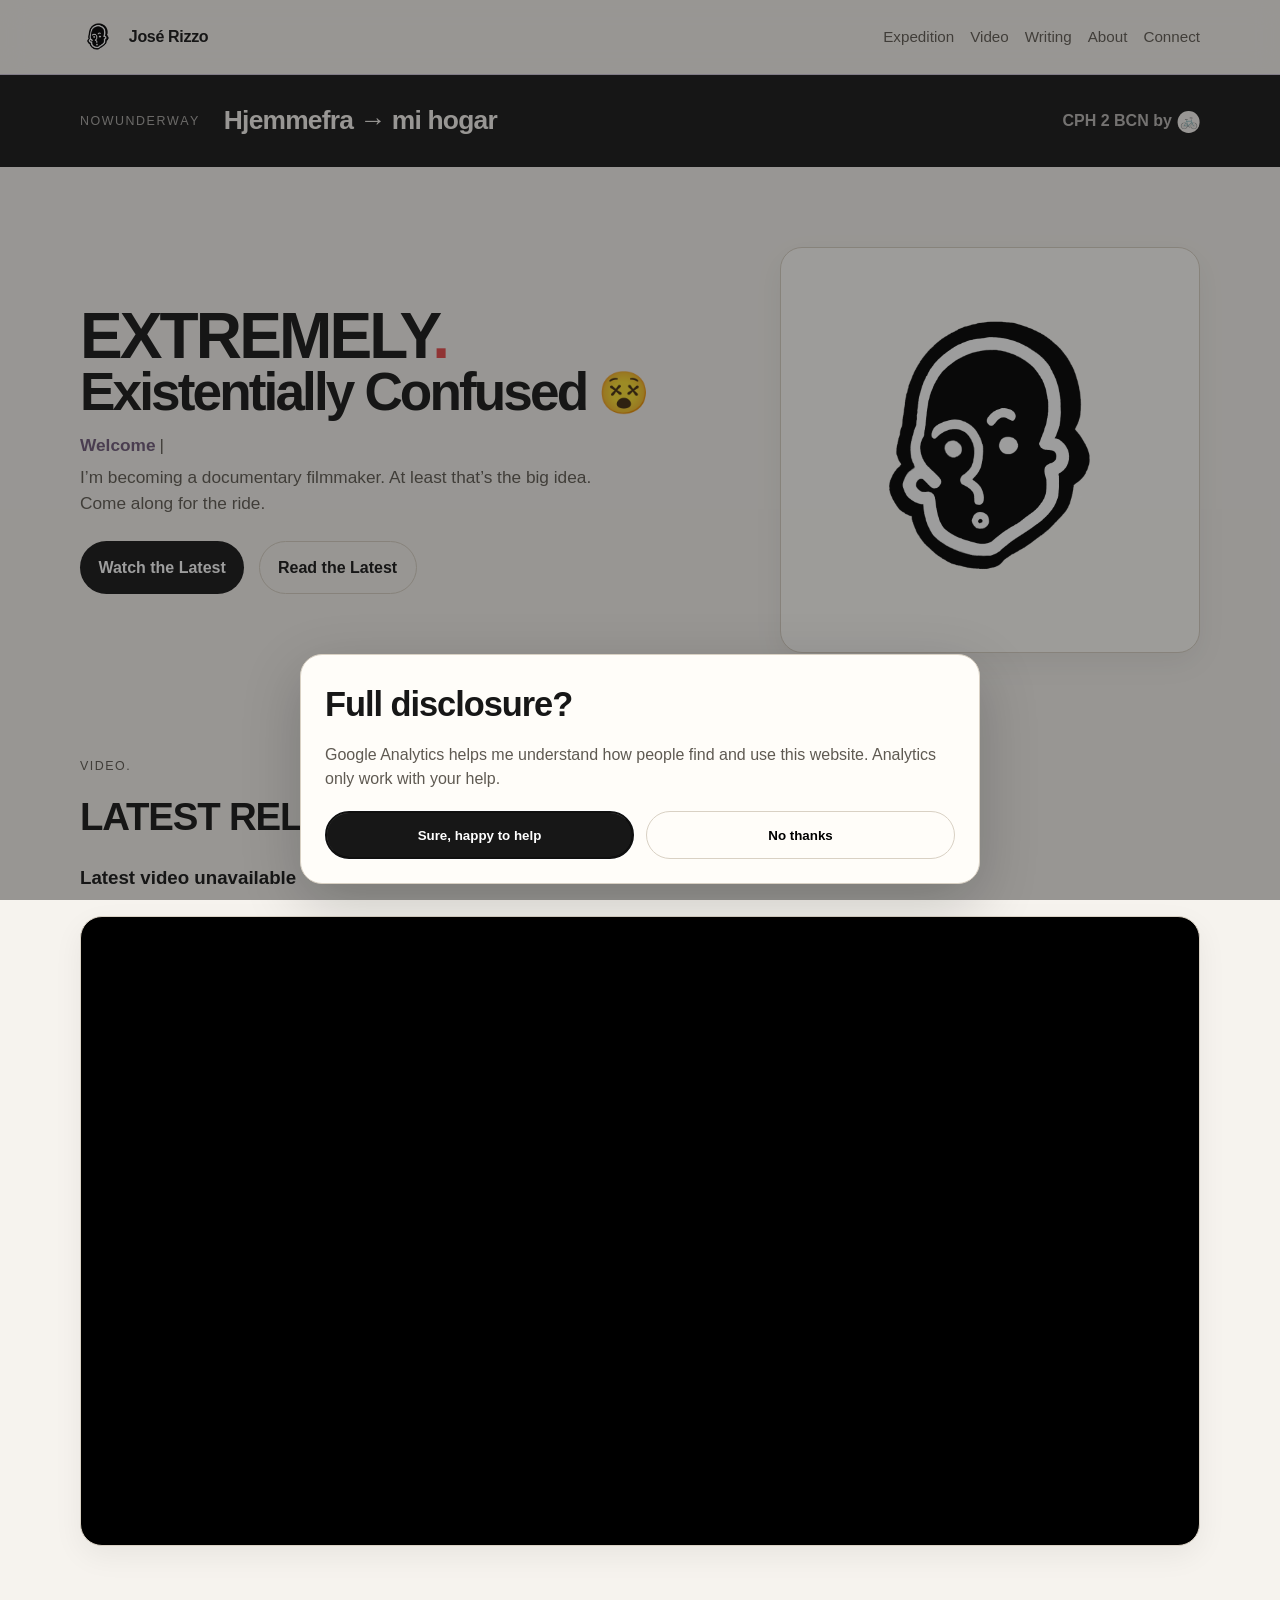
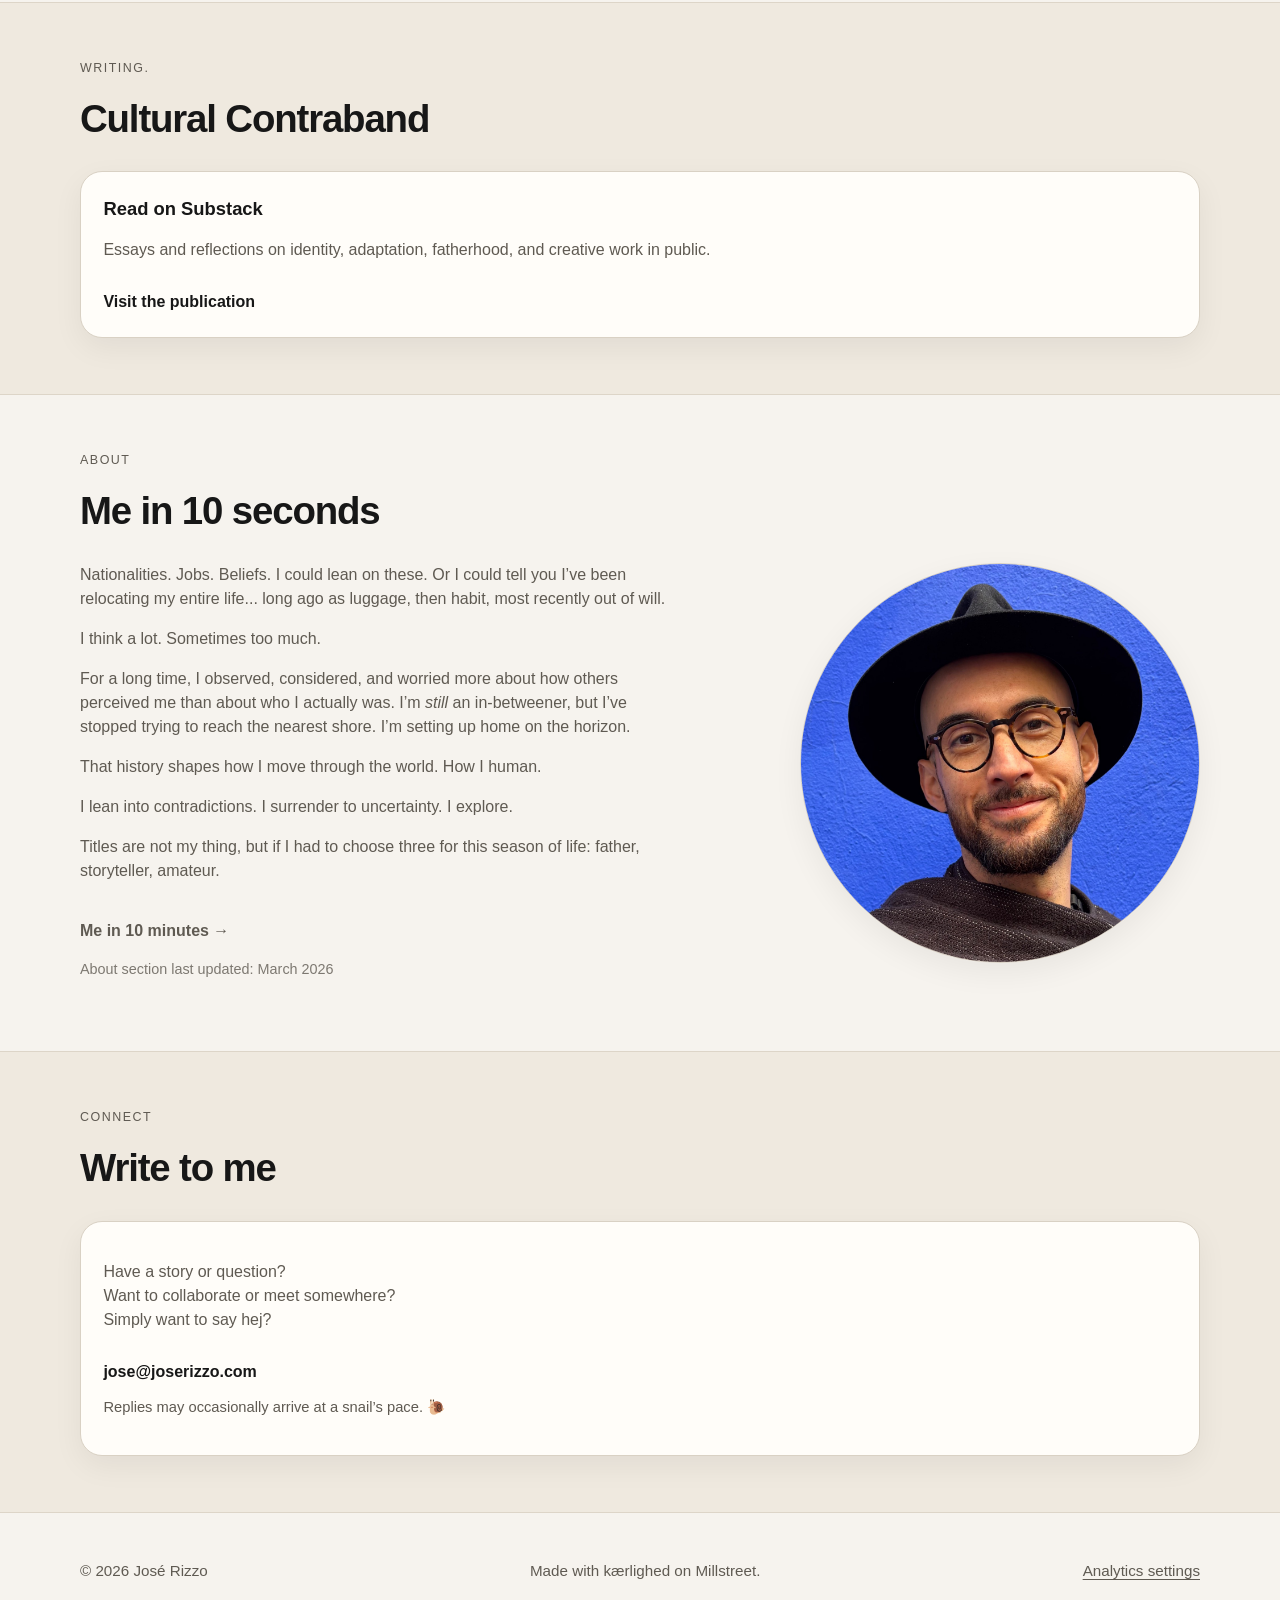
<file: index.html>
<!DOCTYPE html>
<html lang="en">
<head>
  <meta charset="UTF-8" />
  <meta name="viewport" content="width=device-width, initial-scale=1.0" />
  <meta http-equiv="X-UA-Compatible" content="IE=edge">
  <title>José Rizzo</title>
  <meta
    name="description"
    content="Storytelling."
    />
    <link rel="canonical" href="https://joserizzo.com/">
    <meta property="og:type" content="website">
    <meta property="og:title" content="José Rizzo | Storytelling, identity and belonging">
    <meta property="og:description" content="Follow Hjemmefra → mi hogar, José Rizzo’s bicycle expedition from Copenhagen to Barcelona.">
    <meta property="og:url" content="https://joserizzo.com/">
    <meta property="og:image" content="https://joserizzo.com/images/keep-jose-watered.jpg">
    <meta property="og:image:alt" content="José beside his loaded bicycle, raising a water bottle">
    <meta name="twitter:card" content="summary_large_image">
    <meta name="twitter:title" content="José Rizzo | Storytelling, identity and belonging">
    <meta name="twitter:description" content="Follow Hjemmefra → mi hogar from Copenhagen to Barcelona.">
    <meta name="twitter:image" content="https://joserizzo.com/images/keep-jose-watered.jpg">
    <link rel="icon" type="image/png" sizes="32x32" href="/favicon-32.png">
    <link rel="icon" type="image/png" sizes="64x64" href="/favicon-64.png">
    <link rel="apple-touch-icon" sizes="180x180" href="/apple-touch-icon.png">
    <link rel="stylesheet" href="style.css" />
    <script src="analytics-consent.js" defer></script>
    <style>
      @media (max-width:700px) {
        .hero-confusion-subline { font-size: 6.55vw !important; white-space: nowrap; }
        .hero-confusion-emoji { font-size: .72em !important; vertical-align: .08em; }
      }
      #expedition-countdown.ripple-underway { display:inline-flex; white-space:pre; }
      #expedition-countdown.ripple-underway .ripple-letter {
        display:inline-block;
        transform-origin:50% 70%;
        animation:underway-ripple 6s cubic-bezier(.22,.61,.36,1) infinite;
        animation-delay:calc(var(--i) * 55ms);
      }
      @keyframes underway-ripple {
        0%,7%,100% { transform:translateY(0) scale(1); }
        2.2% { transform:translateY(-2.8px) scale(1.045,1.06); }
        4.2% { transform:translateY(.7px) scale(.995,.99); }
        5.5% { transform:translateY(0) scale(1); }
      }
      @media (prefers-reduced-motion:reduce) {
        #expedition-countdown.ripple-underway .ripple-letter { animation:none; }
      }
    </style>
</head>
<body>
  <header class="site-header">
    <div class="container nav">
      <a href="#top" class="brand">
        <img src="images/jr-mark.png" alt="JR mark" class="brand-mark" />
        <span>José Rizzo</span>
      </a>

      <nav class="nav-links" aria-label="Primary navigation">
        <a href="expedition.html">Expedition</a>
        <a href="#video">Video</a>
        <a href="#writing">Writing</a>
        <a href="#about">About</a>
        <a href="#connect">Connect</a>
      </nav>
    </div>
  </header>

  <main id="top">
    <a class="current-expedition" href="expedition.html" aria-label="Follow Hjemmefra to mi hogar">
      <span class="container current-expedition-inner">
        <span class="section-label" id="expedition-countdown">3 days to departure</span>
        <strong>Hjemmefra → mi hogar</strong>
        <span class="current-expedition-route">CPH 2 BCN by <span class="route-bike" aria-hidden="true">🚲</span></span>
      </span>
    </a>

    <section class="hero">
      <div class="container hero-grid">
        <div class="hero-copy">
          <h1 class="hero-confusion" style="max-width:none;">
            <span class="hero-confusion-line hero-confusion-extremely" style="display:block;">EXTREMELY<span class="hero-red-period" style="color:#e84a4a;">.</span></span>
            <span class="hero-confusion-line hero-confusion-subline" style="display:block;white-space:nowrap;font-size:clamp(1.85rem,4.15vw,4.15rem);">Existentially Confused <span class="hero-confusion-emoji" aria-hidden="true" style="font-size:.78em;vertical-align:.08em;">😵</span></span>
          </h1>
          <p class="hero-text">
            <span id="welcome-word"></span><span class="cursor">|</span>
            <span class="hero-line">
              I’m becoming a documentary filmmaker. At least that’s the big idea. Come along for the ride.
            </span>
          </p>
          <div class="hero-actions">
            <a class="button button-primary" href="#video">Watch the Latest</a>
            <a class="button button-secondary" href="#writing">Read the Latest</a>
          </div>
        </div>

        <div class="hero-card">
          <img src="images/jr-mark.png" alt="JR mark" class="hero-mark" />
        </div>
      </div>
    </section>

  <section id="video" class="section">
  <div class="container">
    <div class="section-head">
      <p class="section-label">Video.</p>
      <h2>LATEST RELEASE</h2>
      <h3 class="video-title" id="latest-video-title">Loading latest video…</h3>
    </div>

    <div class="video-frame">
  <iframe
    id="latest-video-iframe"
    src=""
    title="Latest YouTube video"
    frameborder="0"
    allow="accelerometer; clipboard-write; encrypted-media; gyroscope; picture-in-picture; web-share"
    allowfullscreen
  ></iframe>
    </div>
  </div>
</section>

    <section id="writing" class="section section-alt">
      <div class="container">
        <div class="section-head">
          <p class="section-label">Writing.</p>
          <h2>Cultural Contraband</h2>
        </div>

        <div class="cards cards-single">
          <article class="card">
            <h3>Read on Substack</h3>
            <p>
              Essays and reflections on identity, adaptation, fatherhood, and
              creative work in public.
            </p>
            <a class="text-link" href="https://culturalcontraband.substack.com/?utm_campaign=profile_chips" target="_blank" rel="noopener noreferrer">
              Visit the publication
            </a>
          </article>

        </div>
      </div>
    </section>

 <section id="about" class="section">
  <div class="container">
    <div class="section-head">
      <p class="section-label">About</p>
      <h2>Me in 10 seconds</h2>
    </div>

    <div class="about-grid">
      <div class="about-copy">
    <p>
      Nationalities. Jobs. Beliefs. I could lean on these. Or I could tell you
      I’ve been relocating my entire life... long ago as luggage, then habit, most
      recently out of will.
    </p>

    <p>
      I think a lot. Sometimes too much.
    </p>

    <p>
      For a long time, I observed, considered, and worried more about how others
      perceived me than about who I actually was. I’m <em>still</em> an in-betweener,
      but I’ve stopped trying to reach the nearest shore. I’m setting up home on the horizon.
    </p>

    <p>
      That history shapes how I move through the world. How I human.
    </p>

    <p>
      I lean into contradictions. I surrender to uncertainty. I explore.
    </p>

    <p>
      Titles are not my thing, but if I had to choose three for this season of life:
      father, storyteller, amateur.
    </p>

    <p class="about-forward">
      <a class="text-link" href="roots-in-motion.html">Me in 10 minutes →</a>
    </p>

    <p class="about-note">About section last updated: March 2026</p>
      </div>

      <figure class="about-portrait">
        <img
          src="images/jose-rizzo-profile.jpg"
          alt="José Rizzo smiling in a black hat and glasses against a vivid blue wall"
          loading="lazy"
          decoding="async"
        />
      </figure>
    </div>
  </div>
</section>

    <section id="connect" class="section section-alt">
      <div class="container">
        <div class="section-head">
          <p class="section-label">Connect</p>
          <h2>Write to me</h2>
        </div>

        <div class="cards cards-single">
          <article class="card">
            <p>
              Have a story or question?<br />
              Want to collaborate or meet somewhere?<br />
              Simply want to say hej?
            </p>
            <a class="text-link" href="mailto:jose@joserizzo.com">
              jose@joserizzo.com
            </a>
            <p class="section-note">
              Replies may occasionally arrive at a snail’s pace. 🐌
            </p>
          </article>
        </div>
      </div>
    </section>
  </main>

  <footer class="site-footer">
    <div class="container footer-inner">

      <p>© <span id="year"></span> José Rizzo</p>
      <p class="millstreet">
      Made with kærlighed on Millstreet.
      </p>
      
    </div>
  </footer>

  <script>
    /*---Footer Year---*/
    document.getElementById("year").textContent = new Date().getFullYear();
    /*---Expedition Countdown---*/
    const countdown = document.getElementById("expedition-countdown");
    const copenhagenDate = new Intl.DateTimeFormat("en-CA", {
      timeZone: "Europe/Copenhagen",
      year: "numeric",
      month: "2-digit",
      day: "2-digit"
    }).format(new Date());
    const today = new Date(`${copenhagenDate}T00:00:00Z`);
    const departureDay = new Date("2026-08-15T00:00:00Z");
    const calendarDaysRemaining = Math.round((departureDay - today) / 86400000);

    if (calendarDaysRemaining > 0) {
      countdown.textContent = `${calendarDaysRemaining + 1} days until departure, including today`;
    } else if (calendarDaysRemaining === 0) {
      countdown.textContent = "Departure day";
    } else {
      const underway = "NOW UNDERWAY";
      countdown.classList.add("ripple-underway");
      countdown.setAttribute("aria-label", "Now underway");
      countdown.innerHTML = [...underway].map((char, i) => char === " " ? " " : `<span class="ripple-letter" aria-hidden="true" style="--i:${i}">${char}</span>`).join("");
    }
    /*---Welcome Typing Animation---*/
    const words = [
  "Welcome",
  "Bienvenido",
  "Bienvenue",
  "Benvenuto",
  "Velkommen",
  "Willkommen",
  "欢迎",
  "Welkom",
  "مرحباً"
];

let wordIndex = 0;
let charIndex = 0;
let typing = true;

const element = document.getElementById("welcome-word");

function typeEffect() {

  const currentWord = words[wordIndex];

  if (typing) {
    charIndex++;
    element.textContent = currentWord.slice(0, charIndex);

    if (charIndex === currentWord.length) {
      typing = false;
      setTimeout(typeEffect, 1500);
      return;
    }

  } else {
    charIndex--;
    element.textContent = currentWord.slice(0, charIndex);

    if (charIndex === 0) {
      typing = true;
      wordIndex = (wordIndex + 1) % words.length;
    }
  }

  setTimeout(typeEffect, typing ? 80 : 40);
}

typeEffect();
/*---Latest YouTube Video and Video Title---*/
async function loadLatestVideo() {

  const endpoint = "https://primus.jiprizzo.workers.dev";

  const titleEl = document.getElementById("latest-video-title");
  const iframeEl = document.getElementById("latest-video-iframe");

  try {

    const res = await fetch(endpoint);
    const data = await res.json();

    titleEl.textContent = data.title;
    iframeEl.src = `${data.embedUrl}?rel=0`;

  } catch (error) {

    console.error("Failed to load latest video:", error);
    titleEl.textContent = "Latest video unavailable";

  }
}

loadLatestVideo();
</script>
</body>
</html>
</file>
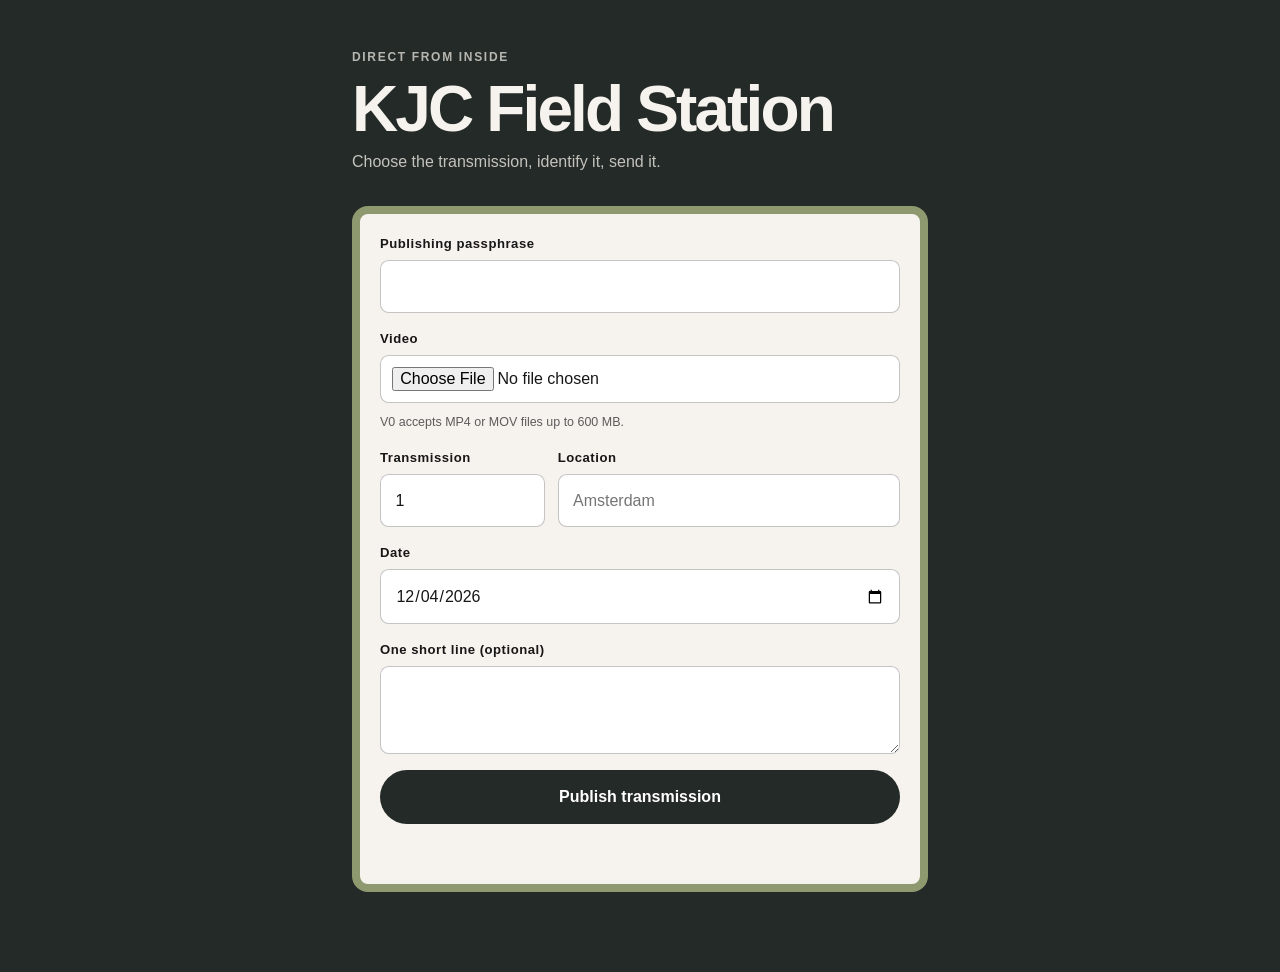
<file: kjc-admin/index.html>
<!DOCTYPE html>
<html lang="en">
<head>
  <meta charset="UTF-8">
  <meta name="viewport" content="width=device-width, initial-scale=1.0">
  <meta name="robots" content="noindex, nofollow">
  <title>KJC Field Station</title>
  <link rel="stylesheet" href="../style.css">
  <style>
    :root { --field-green: #8f9970; --field-dark: #242a27; --field-paper: #f6f3ee; }
    body { min-height: 100vh; background: var(--field-dark); color: var(--field-paper); }
    .station { width: min(calc(100% - 2rem), 36rem); margin: 0 auto; padding: 3rem 0 5rem; }
    .station-label { margin: 0 0 .75rem; color: rgba(246,243,238,.7); font-size: .75rem; font-weight: 700; letter-spacing: .14em; text-transform: uppercase; }
    h1 { margin: 0 0 .6rem; color: var(--field-paper); font-size: clamp(2.2rem, 9vw, 4rem); line-height: .98; letter-spacing: -.045em; }
    .station-intro { margin: 0 0 2rem; color: rgba(246,243,238,.76); }
    .upload-form { display: grid; gap: 1rem; padding: 1.25rem; color: #171717; background: var(--field-paper); border: .5rem solid var(--field-green); border-radius: 1rem; }
    .field { display: grid; gap: .38rem; }
    label { font-size: .82rem; font-weight: 700; letter-spacing: .04em; }
    input, textarea { width: 100%; box-sizing: border-box; padding: .85rem .9rem; color: #171717; background: white; border: 1px solid rgba(23,23,23,.25); border-radius: .55rem; font: inherit; }
    input[type="file"] { padding: .7rem; }
    textarea { min-height: 5.5rem; resize: vertical; }
    .metadata-grid { display: grid; grid-template-columns: .65fr 1.35fr; gap: .8rem; }
    .upload-button { width: 100%; padding: .95rem 1rem; border: 0; border-radius: 999px; background: var(--field-dark); color: white; font: inherit; font-weight: 700; cursor: pointer; }
    .upload-button:disabled { cursor: wait; opacity: .55; }
    progress { width: 100%; height: .8rem; accent-color: var(--field-green); }
    .status { min-height: 1.5rem; margin: 0; font-size: .9rem; }
    .status[data-kind="error"] { color: #a32222; }
    .status[data-kind="success"] { color: #32613a; font-weight: 700; }
    .technical-note { margin: .25rem 0 0; color: #5c5c5c; font-size: .78rem; }
    @media (max-width: 520px) { .metadata-grid { grid-template-columns: 1fr; } }
  </style>
</head>
<body>
  <main class="station">
    <p class="station-label">Direct from inside</p>
    <h1>KJC Field Station</h1>
    <p class="station-intro">Choose the transmission, identify it, send it.</p>

    <form class="upload-form" id="upload-form" data-api="https://kjc-field-station.jiprizzo.workers.dev">
      <div class="field">
        <label for="token">Publishing passphrase</label>
        <input id="token" name="token" type="password" autocomplete="current-password" required>
      </div>

      <div class="field">
        <label for="video">Video</label>
        <input id="video" name="video" type="file" accept="video/mp4,video/quicktime,.mp4,.mov" required>
        <p class="technical-note">V0 accepts MP4 or MOV files up to 600 MB.</p>
      </div>

      <div class="metadata-grid">
        <div class="field">
          <label for="number">Transmission</label>
          <input id="number" name="number" type="number" min="1" max="999" value="1" required>
        </div>
        <div class="field">
          <label for="location">Location</label>
          <input id="location" name="location" type="text" maxlength="100" placeholder="Amsterdam" required>
        </div>
      </div>

      <div class="field">
        <label for="date">Date</label>
        <input id="date" name="date" type="date" required>
      </div>

      <div class="field">
        <label for="note">One short line <span aria-hidden="true">(optional)</span></label>
        <textarea id="note" name="note" maxlength="280"></textarea>
      </div>

      <button class="upload-button" id="upload-button" type="submit">Publish transmission</button>
      <progress id="progress" max="100" value="0" hidden>0%</progress>
      <p class="status" id="status" role="status" aria-live="polite"></p>
    </form>
  </main>
  <script src="app.js"></script>
</body>
</html>
</file>
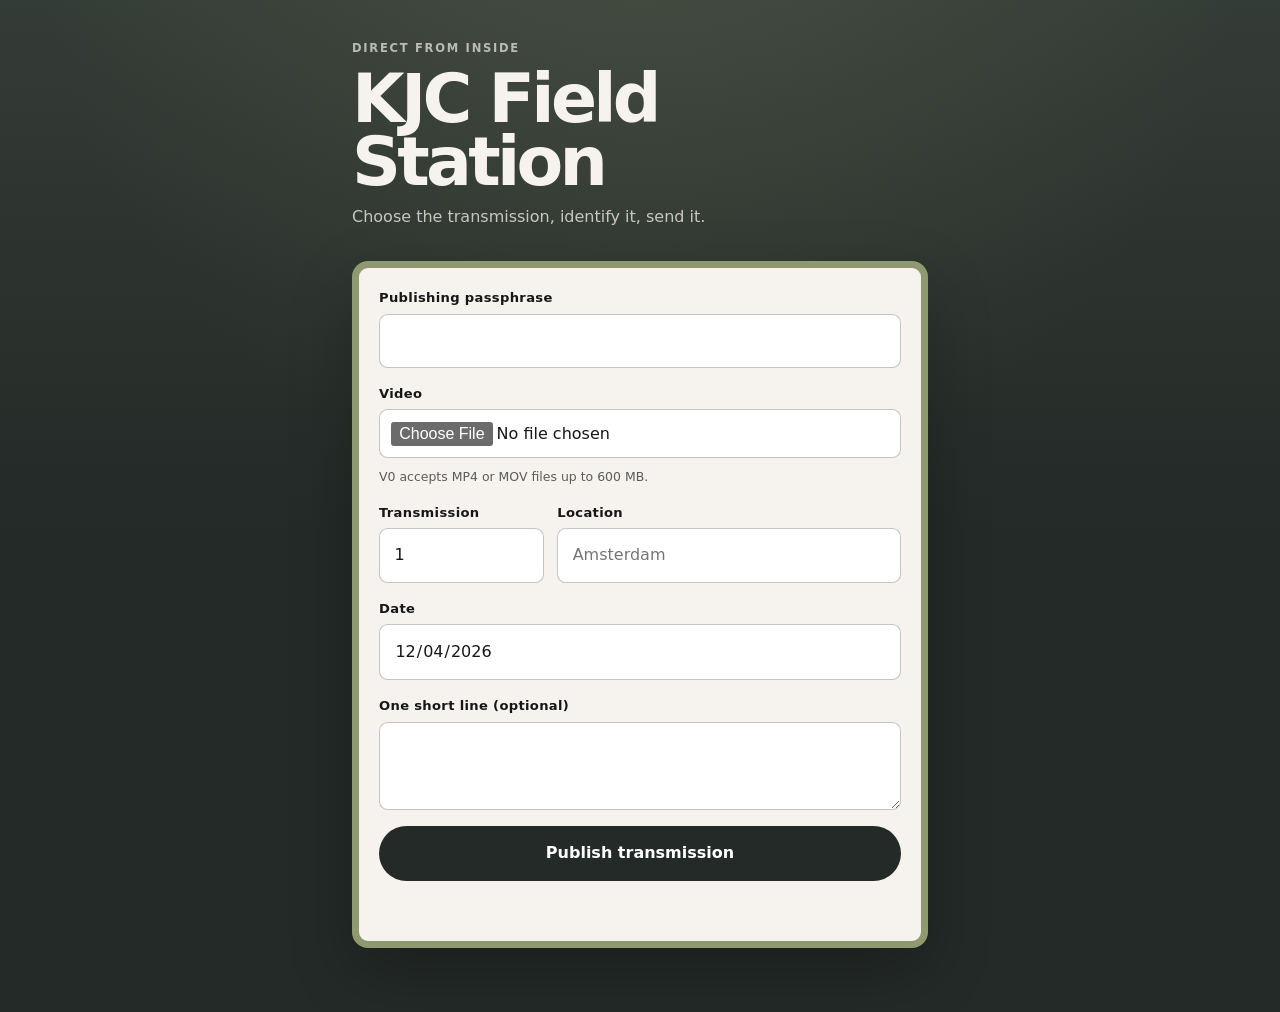
<file: cloudflare/kjc-worker/public/index.html>
<!DOCTYPE html>
<html lang="en">
<head>
  <meta charset="UTF-8">
  <meta name="viewport" content="width=device-width, initial-scale=1.0">
  <meta name="robots" content="noindex, nofollow">
  <meta name="theme-color" content="#242a27">
  <title>KJC Field Station</title>
  <style>
    :root {
      color-scheme: dark;
      --field-green: #8f9970;
      --field-green-dark: #687052;
      --field-dark: #242a27;
      --field-paper: #f6f3ee;
      --ink: #171717;
    }

    * { box-sizing: border-box; }

    html { background: var(--field-dark); }

    body {
      min-height: 100vh;
      margin: 0;
      color: var(--field-paper);
      background:
        radial-gradient(circle at 50% -10%, rgba(143, 153, 112, .18), transparent 38rem),
        linear-gradient(180deg, #343c37 0%, var(--field-dark) 52%);
      font-family: Inter, ui-sans-serif, system-ui, -apple-system, BlinkMacSystemFont, "Segoe UI", sans-serif;
      line-height: 1.5;
    }

    .station {
      width: min(calc(100% - 2rem), 36rem);
      margin: 0 auto;
      padding: max(2.5rem, env(safe-area-inset-top)) 0 max(4rem, env(safe-area-inset-bottom));
    }

    .station-label {
      margin: 0 0 .7rem;
      color: rgba(246, 243, 238, .68);
      font-size: .72rem;
      font-weight: 750;
      letter-spacing: .15em;
      text-transform: uppercase;
    }

    h1 {
      max-width: 9ch;
      margin: 0 0 .7rem;
      color: var(--field-paper);
      font-size: clamp(2.65rem, 12vw, 4.25rem);
      line-height: .92;
      letter-spacing: -.055em;
    }

    .station-intro {
      max-width: 30rem;
      margin: 0 0 2rem;
      color: rgba(246, 243, 238, .76);
      font-size: 1rem;
    }

    .upload-form {
      display: grid;
      gap: 1rem;
      padding: 1.25rem;
      color: var(--ink);
      background: var(--field-paper);
      border: .48rem solid var(--field-green);
      border-radius: 1rem;
      box-shadow: 0 1.5rem 4rem rgba(0, 0, 0, .24);
    }

    .field { display: grid; gap: .38rem; }

    label {
      font-size: .82rem;
      font-weight: 750;
      letter-spacing: .025em;
    }

    input,
    textarea {
      width: 100%;
      padding: .88rem .9rem;
      color: var(--ink);
      background: #fff;
      border: 1px solid rgba(23, 23, 23, .25);
      border-radius: .55rem;
      font: inherit;
    }

    input:focus,
    textarea:focus {
      border-color: var(--field-green-dark);
      outline: .18rem solid rgba(143, 153, 112, .28);
    }

    input[type="file"] { padding: .7rem; }
    textarea { min-height: 5.5rem; resize: vertical; }

    .metadata-grid {
      display: grid;
      grid-template-columns: .65fr 1.35fr;
      gap: .8rem;
    }

    .upload-button {
      width: 100%;
      min-height: 3.25rem;
      padding: .95rem 1rem;
      color: #fff;
      background: var(--field-dark);
      border: 0;
      border-radius: 999px;
      font: inherit;
      font-weight: 750;
      cursor: pointer;
    }

    .upload-button:disabled { cursor: wait; opacity: .55; }
    progress { width: 100%; height: .8rem; accent-color: var(--field-green); }
    .status { min-height: 1.5rem; margin: 0; font-size: .9rem; }
    .status[data-kind="error"] { color: #a32222; }
    .status[data-kind="success"] { color: #32613a; font-weight: 750; }
    .technical-note { margin: .25rem 0 0; color: #5c5c5c; font-size: .78rem; }

    @media (max-width: 520px) {
      .station { padding-top: max(2.25rem, env(safe-area-inset-top)); }
      .metadata-grid { grid-template-columns: 1fr; }
      .upload-form { padding: 1rem; }
    }
  </style>
</head>
<body>
  <main class="station">
    <p class="station-label">Direct from inside</p>
    <h1>KJC Field Station</h1>
    <p class="station-intro">Choose the transmission, identify it, send it.</p>

    <form class="upload-form" id="upload-form">
      <div class="field">
        <label for="token">Publishing passphrase</label>
        <input id="token" name="token" type="password" autocomplete="current-password" required>
      </div>

      <div class="field">
        <label for="video">Video</label>
        <input id="video" name="video" type="file" accept="video/mp4,video/quicktime,.mp4,.mov" required>
        <p class="technical-note">V0 accepts MP4 or MOV files up to 600 MB.</p>
      </div>

      <div class="metadata-grid">
        <div class="field">
          <label for="number">Transmission</label>
          <input id="number" name="number" type="number" min="1" max="999" value="1" required>
        </div>
        <div class="field">
          <label for="location">Location</label>
          <input id="location" name="location" type="text" maxlength="100" placeholder="Amsterdam" required>
        </div>
      </div>

      <div class="field">
        <label for="date">Date</label>
        <input id="date" name="date" type="date" required>
      </div>

      <div class="field">
        <label for="note">One short line <span aria-hidden="true">(optional)</span></label>
        <textarea id="note" name="note" maxlength="280"></textarea>
      </div>

      <button class="upload-button" id="upload-button" type="submit">Publish transmission</button>
      <progress id="progress" max="100" value="0" hidden>0%</progress>
      <p class="status" id="status" role="status" aria-live="polite"></p>
    </form>
  </main>
  <script src="app.js"></script>
</body>
</html>
</file>
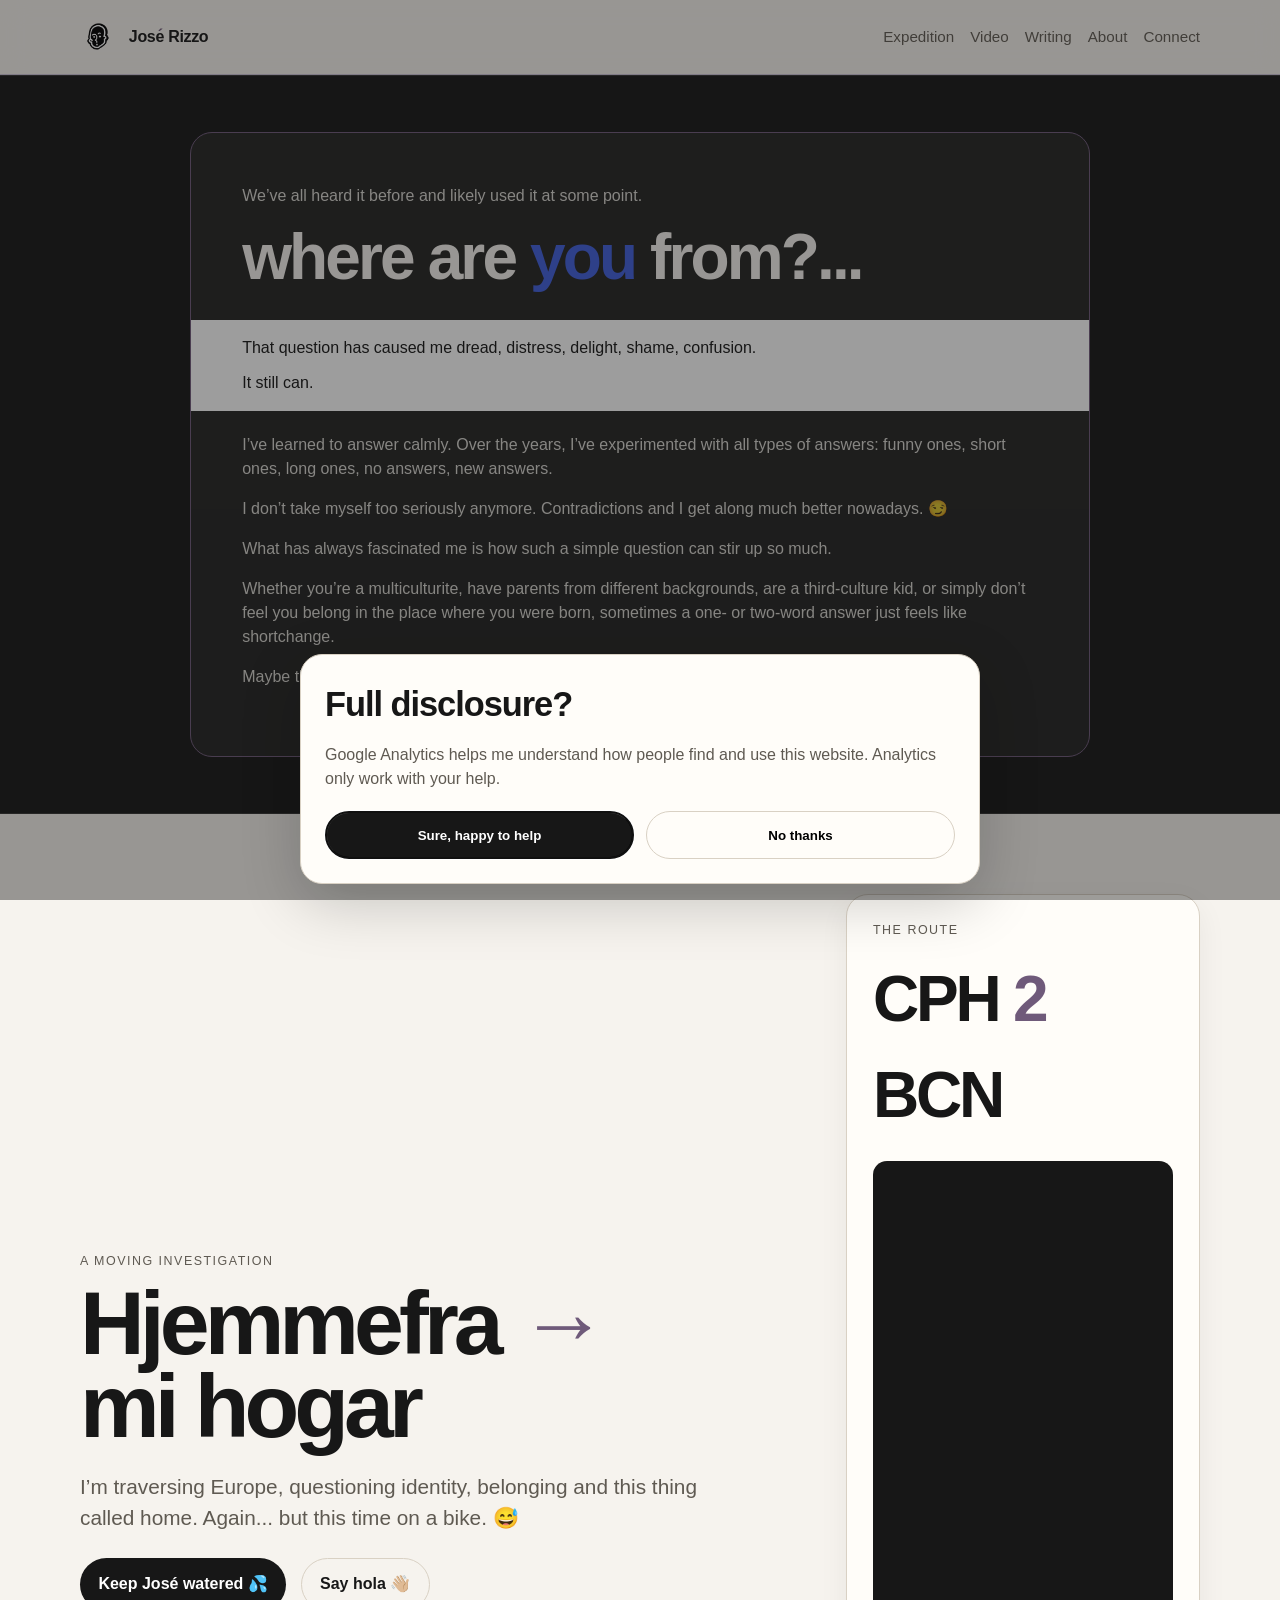
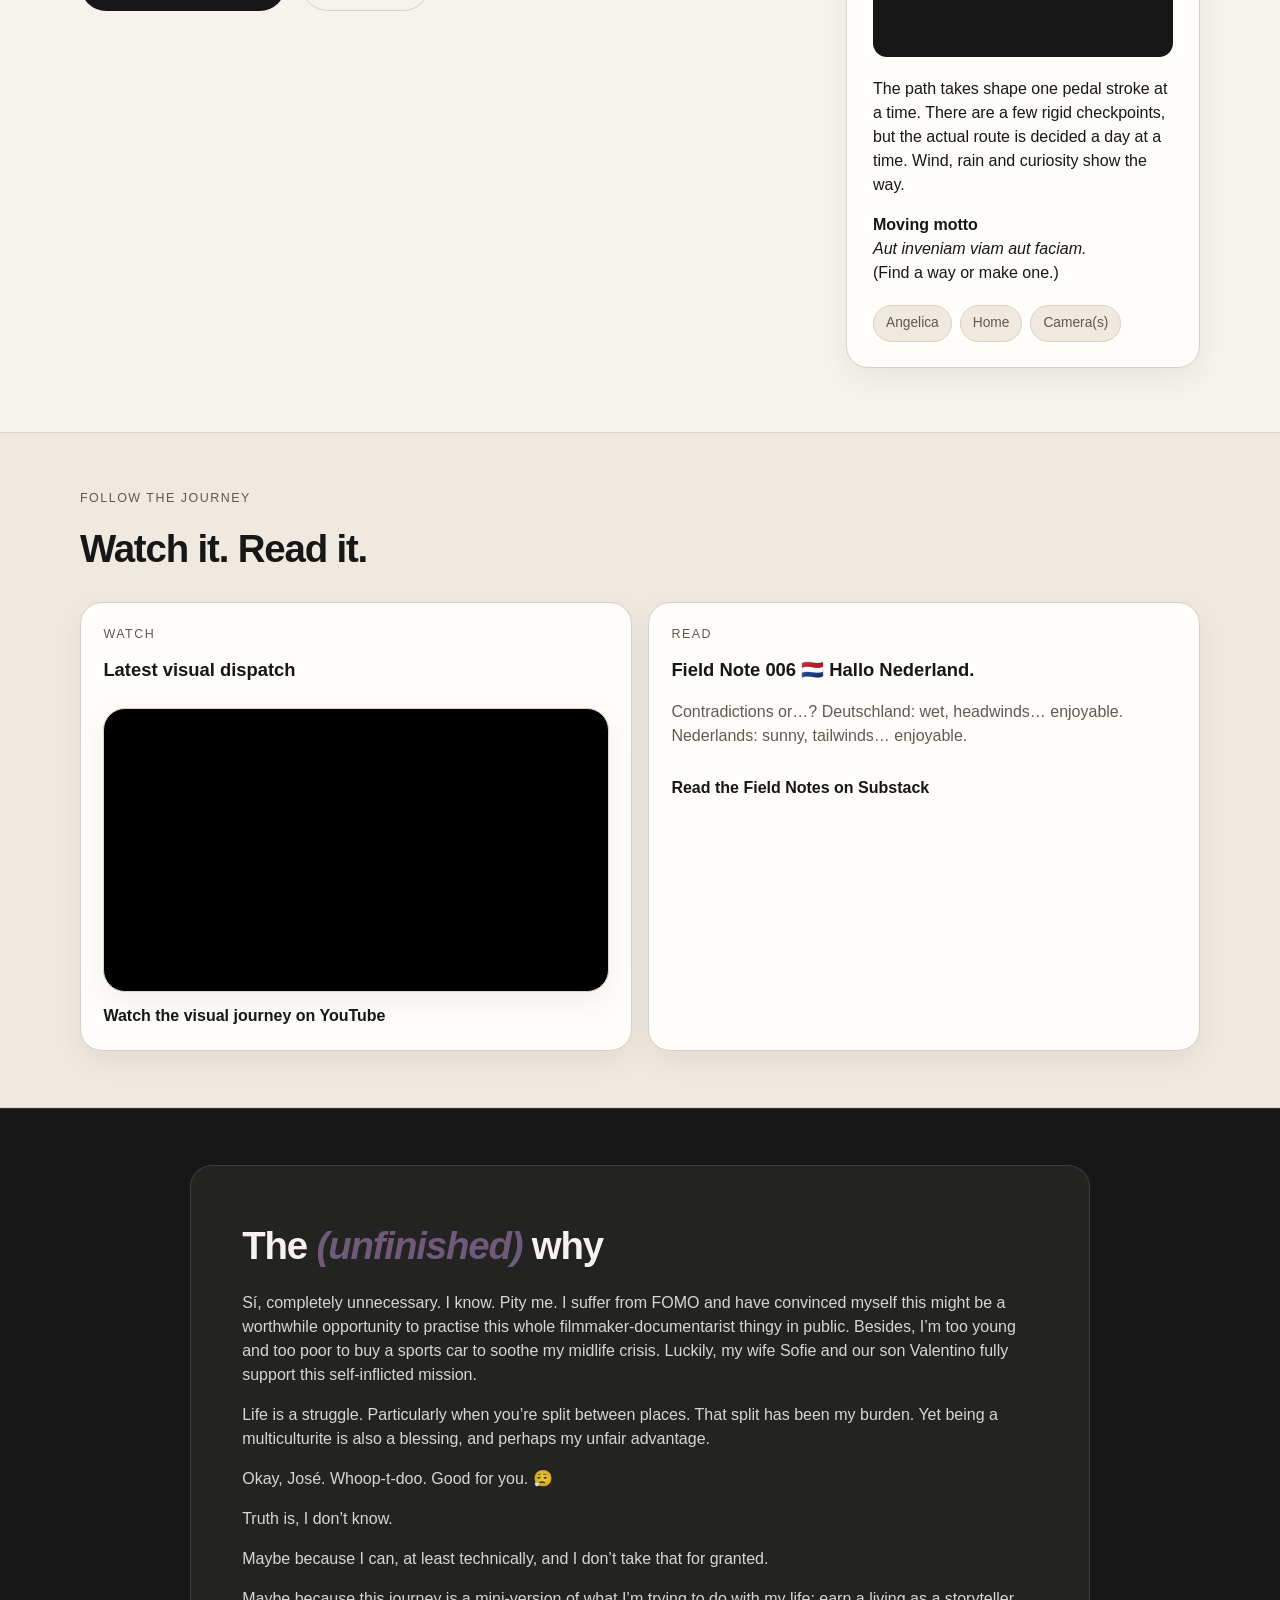
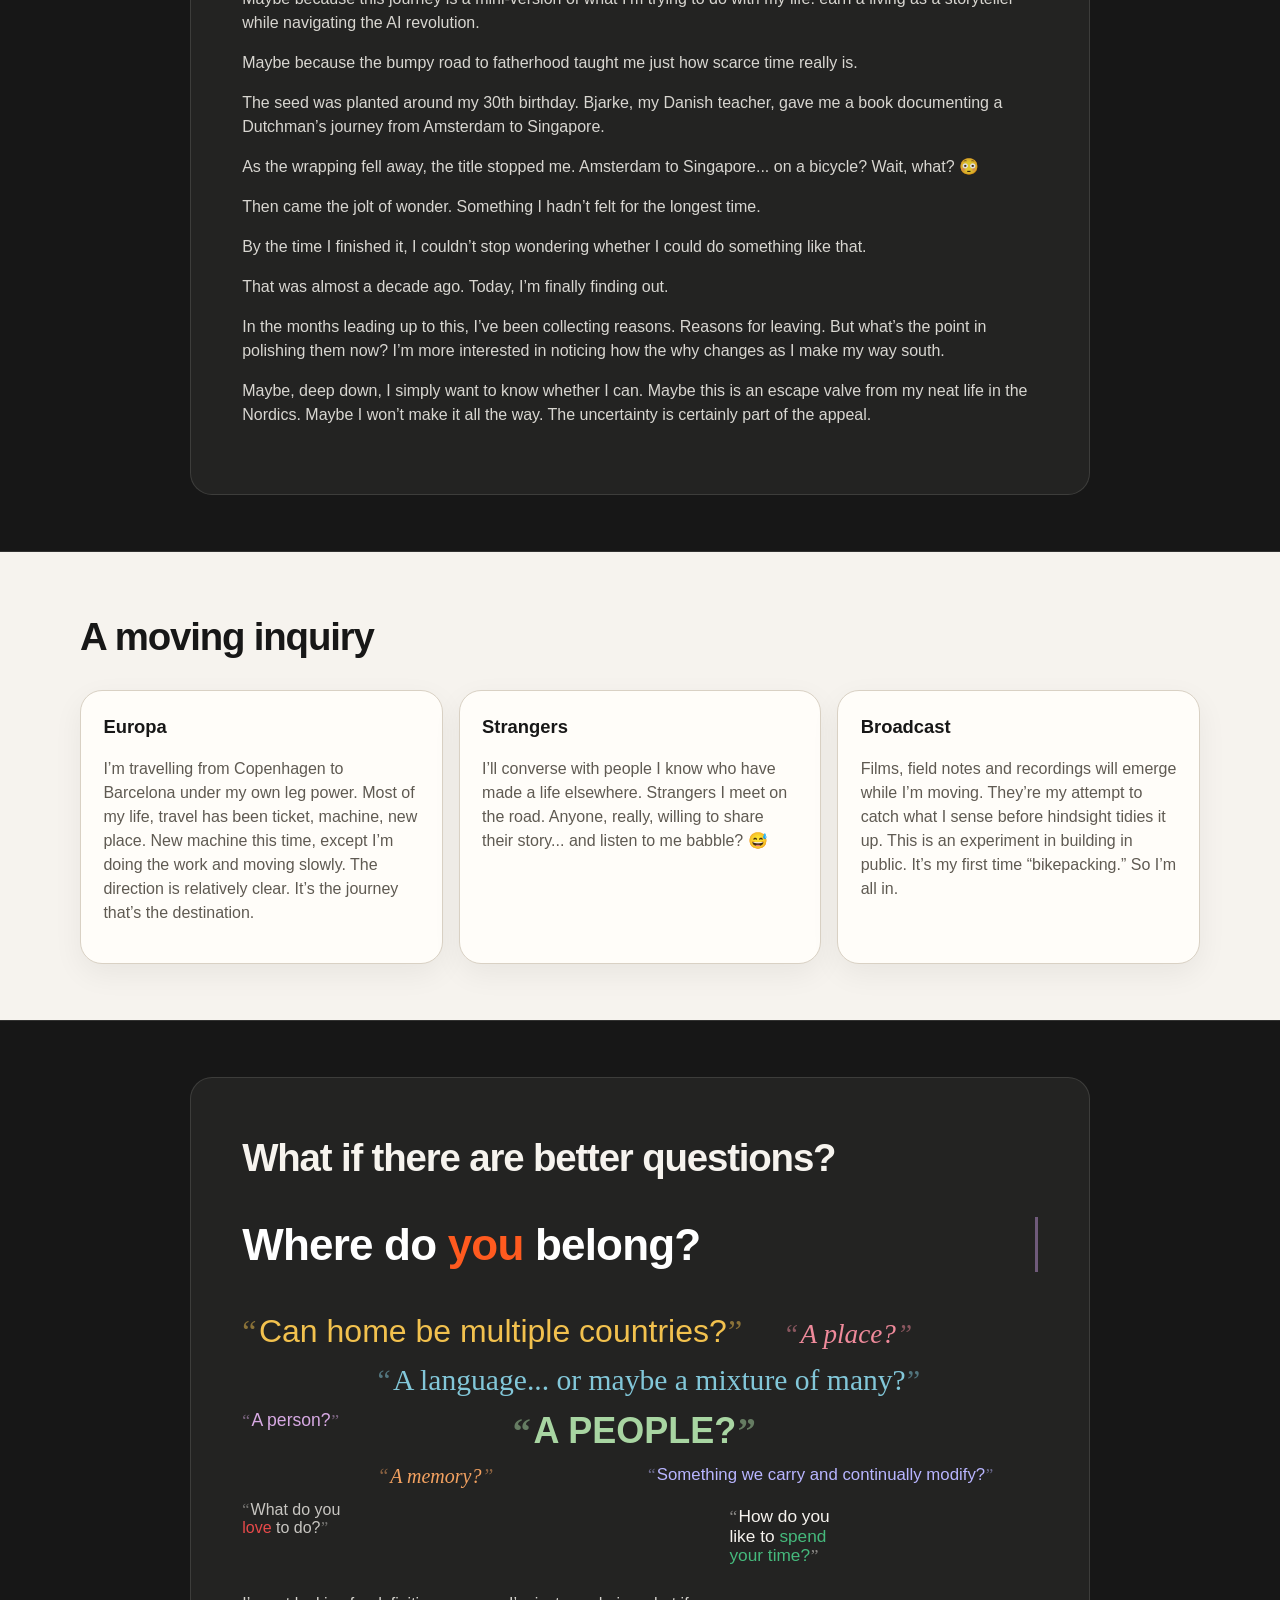
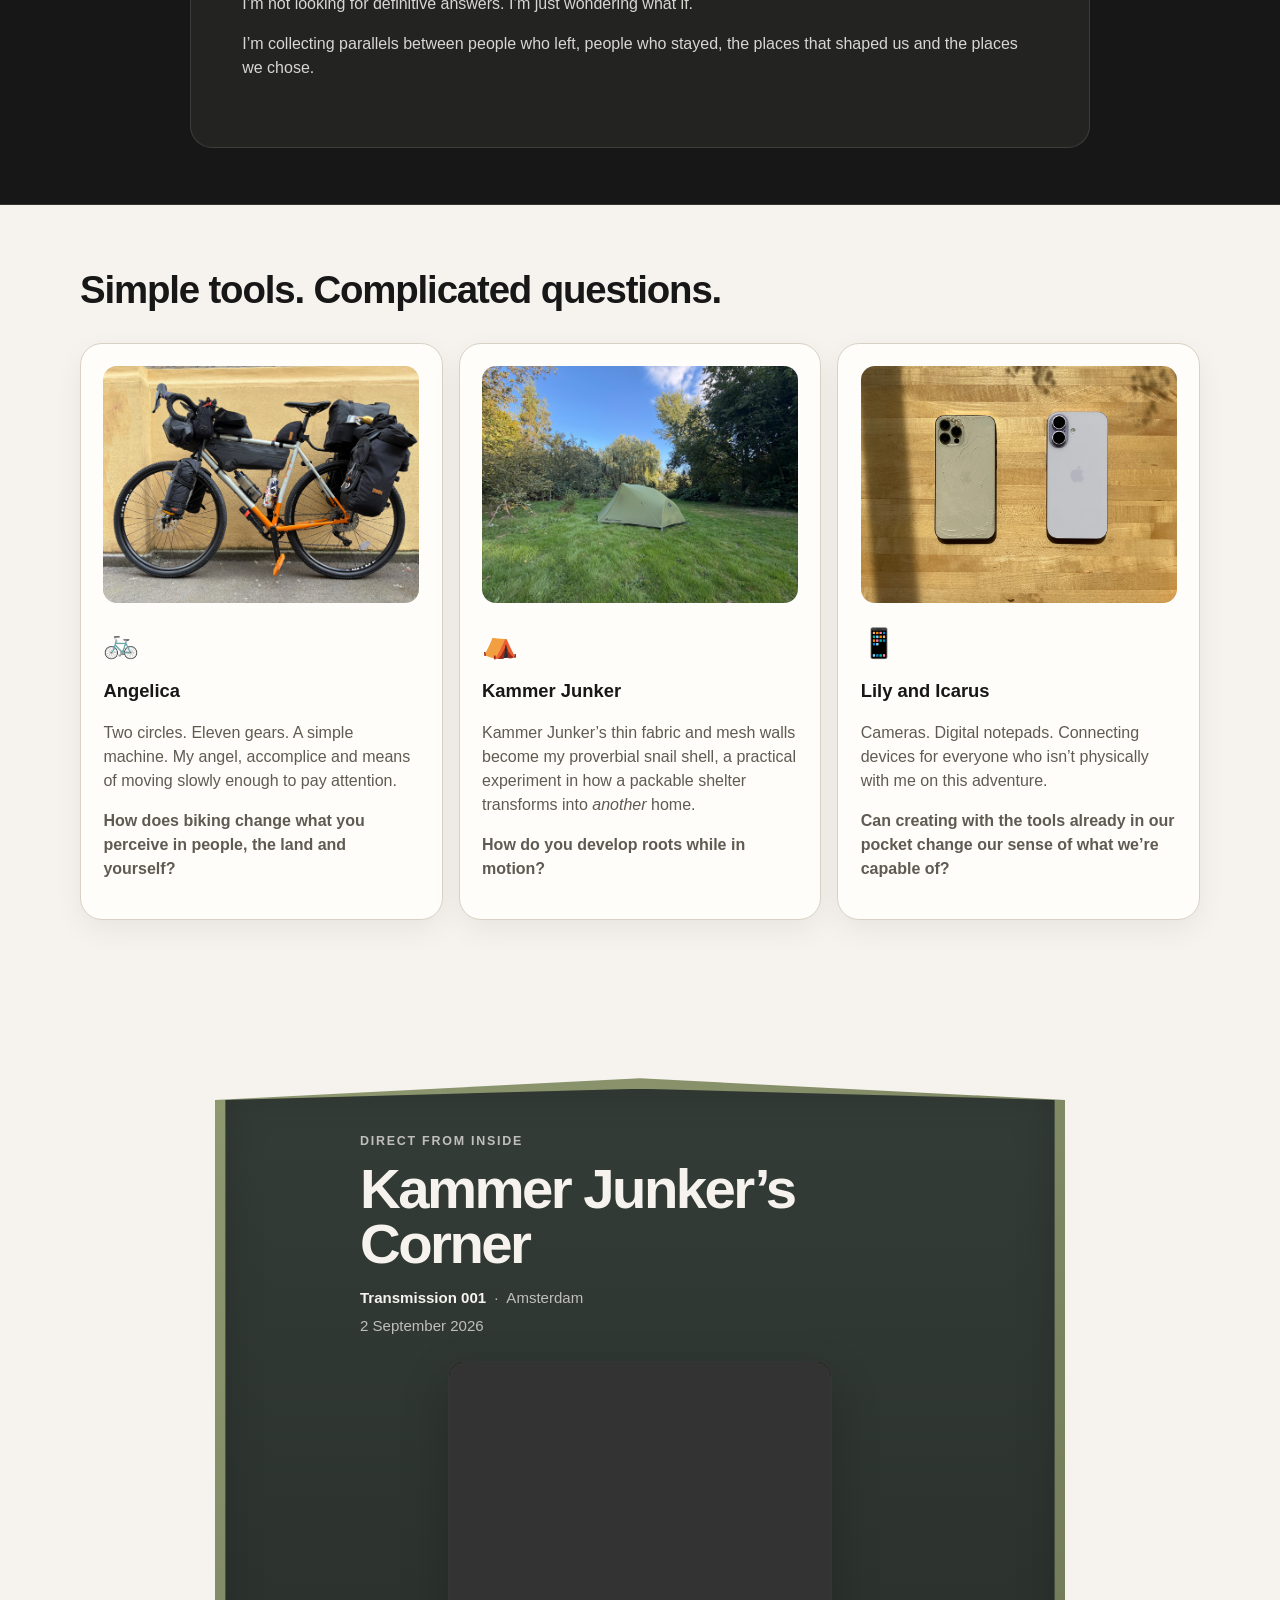
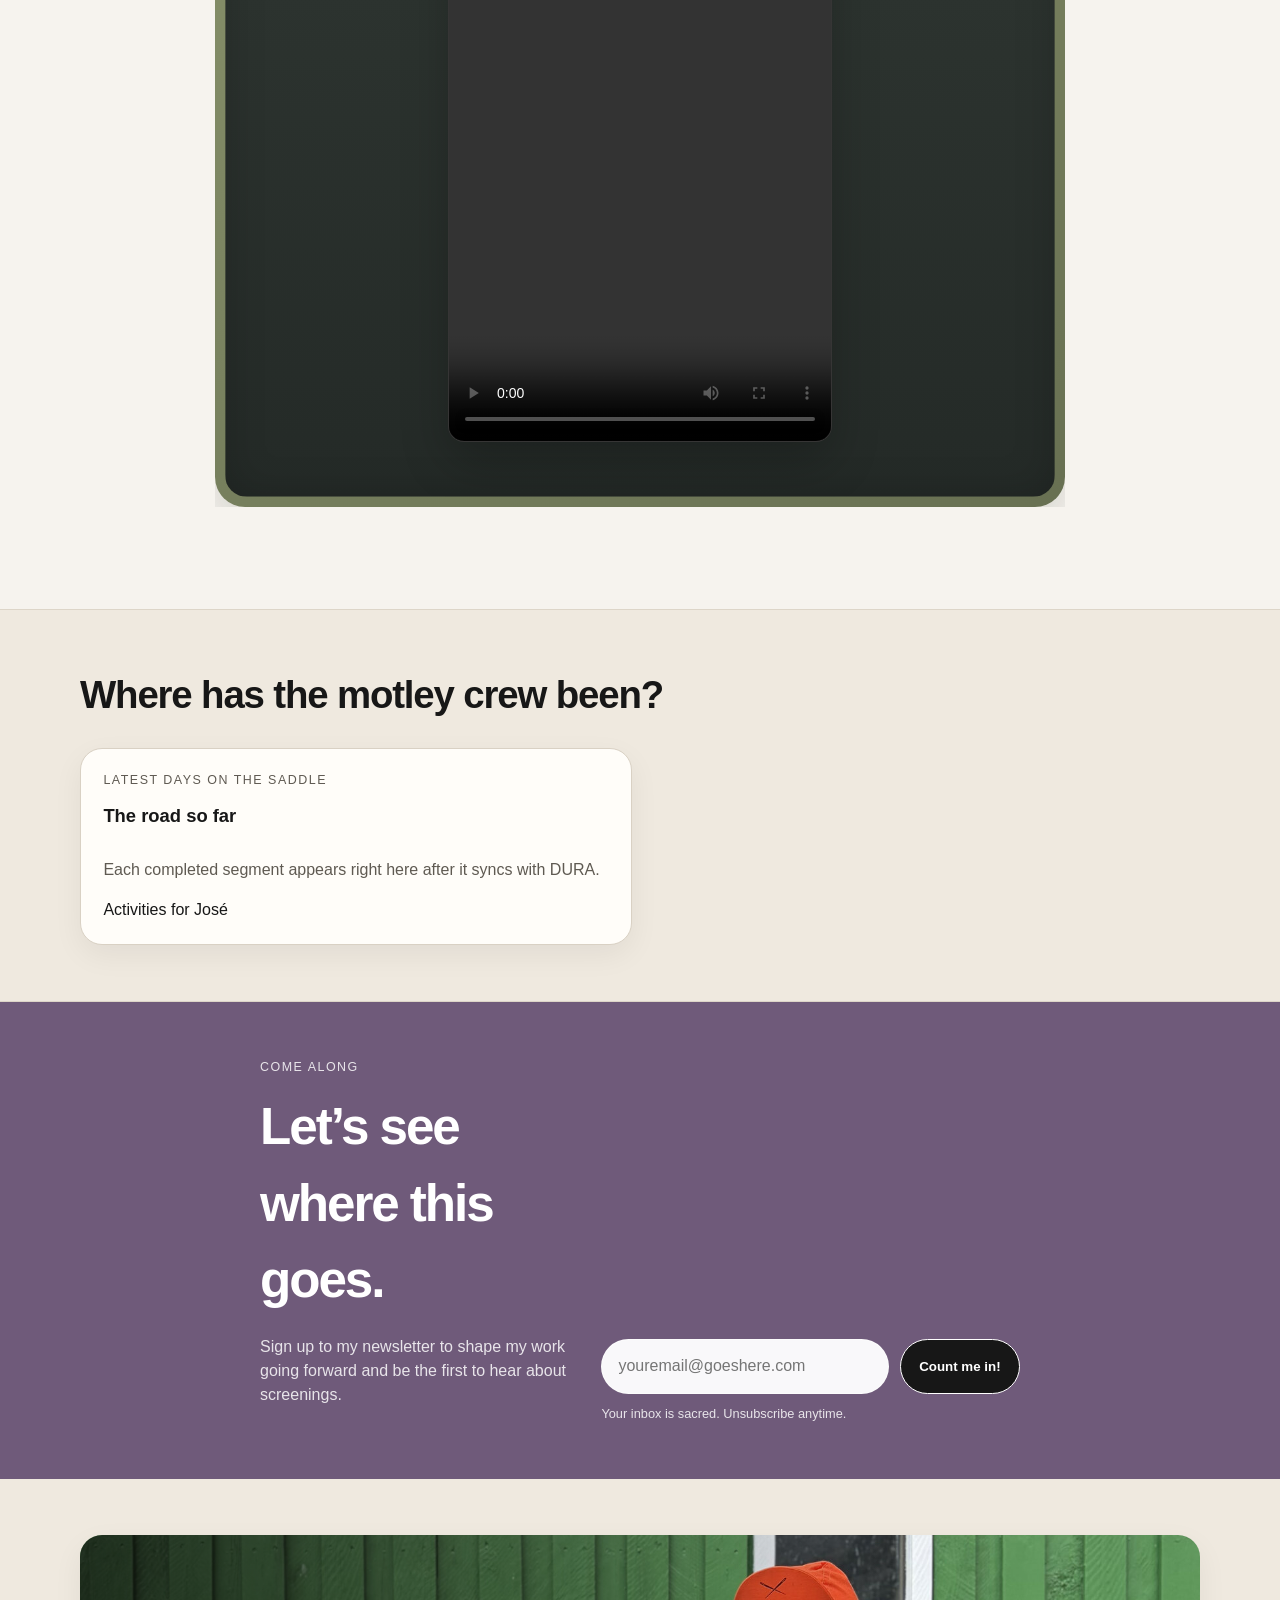
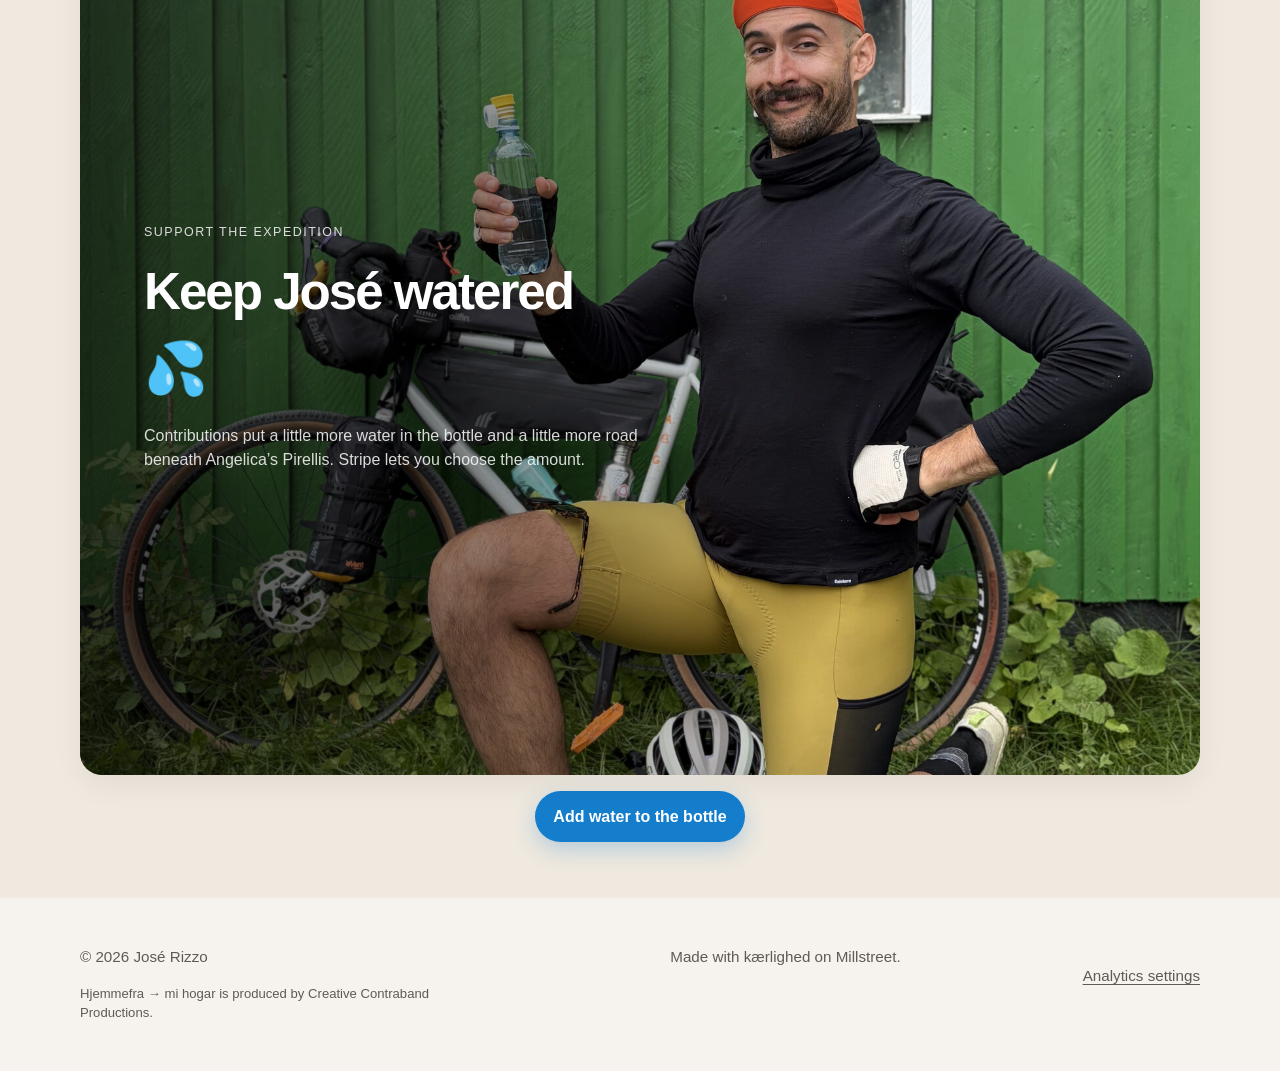
<file: expedition-kjc-a.html>
<!DOCTYPE html><html lang="en"><head><meta charset="UTF-8" /><meta name="viewport" content="width=device-width, initial-scale=1.0" /><meta http-equiv="X-UA-Compatible" content="IE=edge"><title>Hjemmefra → mi hogar | José Rizzo</title><meta name="description" content="Hjemmefra → mi hogar: José Rizzo cycles from Copenhagen to Barcelona, exploring home, identity and belonging along the way." /><link rel="canonical" href="https://joserizzo.com/expedition.html"><meta property="og:type" content="website"><meta property="og:title" content="Hjemmefra → mi hogar | José Rizzo"><meta property="og:description" content="A bicycle expedition from Copenhagen to Barcelona exploring home, identity and belonging."><meta property="og:url" content="https://joserizzo.com/expedition.html"><meta property="og:image" content="https://joserizzo.com/images/keep-jose-watered.jpg"><meta property="og:image:alt" content="José beside his loaded bicycle, raising a water bottle"><meta name="twitter:card" content="summary_large_image"><meta name="twitter:title" content="Hjemmefra → mi hogar | José Rizzo"><meta name="twitter:description" content="CPH → BCN by bicycle, exploring home, identity and belonging."><meta name="twitter:image" content="https://joserizzo.com/images/keep-jose-watered.jpg"><link rel="icon" type="image/png" sizes="32x32" href="/favicon-32.png"><link rel="icon" type="image/png" sizes="64x64" href="/favicon-64.png"><link rel="apple-touch-icon" sizes="180x180" href="/apple-touch-icon.png"><link rel="stylesheet" href="style.css" /><link rel="stylesheet" href="kjc.css" /><script src="analytics-consent.js" defer></script><style>#question .container{border-color:var(--accent-soft)}.expedition-pills a{color:inherit;text-decoration:none}.expedition-route-media{margin:1.1rem 0 1.25rem}.expedition-route-video{display:block;width:100%;max-height:31rem;aspect-ratio:512/910;object-fit:contain;background:#171717;border-radius:calc(var(--radius) - 8px)}.expedition-route-two{color:var(--accent-soft)}.expedition-tool-image{display:block;width:100%;aspect-ratio:4/3;object-fit:cover;border-radius:calc(var(--radius) - 8px);margin:0 0 1.15rem}#lily-and-icarus .expedition-tool-image{object-position:center}#angelica,#kammer-junker,#lily-and-icarus{scroll-margin-top:6rem}.brand-e-accent{position:relative;display:inline-block}.brand-e-accent::after{content:"´";position:absolute;left:.14em;top:-.08em;color:var(--accent-soft);font-weight:inherit;pointer-events:none}.expedition-question-intro{margin:0 0 .9rem;opacity:0;animation:originCopyFade 700ms 4.1s ease both}.expedition-question-body{opacity:0;animation:originBodyFade 750ms 5.5s ease both}.expedition-question-reaction{margin:1.35rem calc(-1 * clamp(1.5rem,4vw,3.25rem));padding:1rem clamp(1.5rem,4vw,3.25rem);background:#fff;color:var(--text)!important}.expedition-question-reaction .reaction-last{display:block;margin-top:.7rem}.expedition-origin-head{overflow:hidden;padding-bottom:.18em}.expedition-origin-question{text-transform:none;line-height:1.08;padding-bottom:.06em}.expedition-origin-question span{display:inline-block}.origin-where{animation:originFromRight 780ms cubic-bezier(.16,.84,.24,1) both}.origin-you{animation:originFromTop 820ms 320ms cubic-bezier(.16,.84,.24,1) both,originYouColor 1600ms 1200ms ease-in-out both}.origin-from{animation:originFromLeft 800ms 2.95s cubic-bezier(.16,.84,.24,1) both}.question-love{color:#e84a4a}.expedition-question-cloud .question-time{color:inherit!important;transform:translate(22rem,.4rem);transform-origin:left center;margin-top:1.35rem;font-size:1.08em}.question-time-accent{color:#45B97C}.unfinished-why{color:var(--accent-soft)}@keyframes originFromRight{from{opacity:0;transform:translateX(65vw)}to{opacity:1;transform:translateX(0)}}@keyframes originFromLeft{from{opacity:0;transform:translateX(-65vw)}to{opacity:1;transform:translateX(0)}}@keyframes originFromTop{from{opacity:0;transform:translateY(-30vh)}to{opacity:1;transform:translateY(0)}}@keyframes originYouColor{0%{color:inherit}18%{color:#ff6b35}36%{color:#f26a5a}54%{color:#e84a8a}72%{color:#f3a93b}86%{color:#ffd447}100%{color:#405FDC}}@keyframes originCopyFade{from{opacity:0;transform:translateY(.35rem)}to{opacity:1;transform:translateY(0)}}@keyframes originBodyFade{from{opacity:0}to{opacity:1}}@media(max-width:700px){.expedition-question-cloud .question-time{color:inherit!important;transform:translate(12.5rem,-2.4rem);width:10.5rem;max-width:10.5rem;text-align:left;font-size:1.12em}.expedition-question-cloud .question-time .question-time-accent{color:#45B97C}}@media(prefers-reduced-motion:reduce){.origin-where,.origin-you,.origin-from,.expedition-question-intro,.expedition-question-body{animation:none;opacity:1}.origin-you{color:#405FDC}}</style></head><body><header class="site-header"><div class="container nav"><a href="index.html" class="brand"><img src="images/jr-mark.png" alt="JR mark" class="brand-mark" /><span>Jos<span class="brand-e-accent">e</span> Rizzo</span></a><nav class="nav-links" aria-label="Primary navigation"><a href="expedition.html" aria-current="page">Expedition</a><a href="index.html#video">Video</a><a href="index.html#writing">Writing</a><a href="index.html#about">About</a><a href="index.html#connect">Connect</a></nav></div></header><main><section id="question" class="section expedition-dark"><div class="container narrow"><p class="expedition-question-intro">We’ve all heard it before and likely used it at some point.</p><div class="section-head expedition-origin-head"><h1 class="page-title expedition-origin-question" aria-label="where are you from?"><span class="origin-where">where are</span> <span class="origin-you">you</span> <span class="origin-from">from?...</span></h1></div><div class="expedition-question-body"><p class="expedition-question-reaction">That question has caused me dread, distress, delight, shame, confusion.<span class="reaction-last">It still can.</span></p><p>I’ve learned to answer calmly. Over the years, I’ve experimented with all types of answers: funny ones, short ones, long ones, no answers, new answers.</p><p>I don’t take myself too seriously anymore. Contradictions and I get along much better nowadays. 😏</p><p>What has always fascinated me is how such a simple question can stir up so much.</p><p>Whether you’re a multiculturite, have parents from different backgrounds, are a third-culture kid, or simply don’t feel you belong in the place where you were born, sometimes a one- or two-word answer just feels like shortchange.</p><p>Maybe that’s a José problem. I don’t know.</p></div></div></section><section class="expedition-hero"><div class="container expedition-hero-grid"><div><p class="section-label">A moving investigation</p><h2 class="expedition-title">Hjemmefra <span class="expedition-arrow" aria-hidden="true">→</span> mi hogar</h2><p class="expedition-lead">I’m traversing Europe, questioning identity, belonging and this thing called home. Again... but this time on a bike. 😅</p><div class="hero-actions"><a class="button button-primary" href="#support">Keep José watered 💦</a><a class="button button-secondary" href="mailto:jose@joserizzo.com?subject=Hjemmefra%20%E2%86%92%20mi%20hogar">Say hola 👋🏼</a></div></div><aside class="expedition-route-card" aria-label="Expedition route and equipment"><p class="section-label">The route</p><p class="expedition-route">CPH <span class="expedition-route-two" aria-hidden="true">2</span> BCN</p><div class="expedition-route-media"><video class="expedition-route-video" autoplay muted playsinline preload="metadata" aria-label="Animated route from Copenhagen to Barcelona"><source src="images/hjemefra-route-study-01%203.mp4" type="video/mp4"></video></div><p class="expedition-route-note">The path takes shape one pedal stroke at a time. There are a few rigid checkpoints, but the actual route is decided a day at a time. Wind, rain and curiosity show the way.</p><p class="expedition-route-note"><strong>Moving motto</strong><br><span lang="la"><em>Aut inveniam viam aut faciam.</em></span><br><span>(Find a way or make one.)</span></p><div class="expedition-pills" aria-label="Expedition essentials"><span><a href="#angelica">Angelica</a></span><span><a href="#kammer-junker">Home</a></span><span><a href="#lily-and-icarus">Camera(s)</a></span></div></aside></div></section><section id="road" class="section section-alt"><div class="container"><div class="section-head"><p class="section-label">Follow the journey</p><h2>Watch it. Read it.</h2></div><div class="cards"><article class="card"><p class="section-label">Watch</p><h3 id="latest-expedition-video-title">Latest visual dispatch</h3><div class="video-frame"><iframe id="latest-expedition-video-iframe" src="" title="Latest expedition video" frameborder="0" allow="accelerometer; clipboard-write; encrypted-media; gyroscope; picture-in-picture; web-share" allowfullscreen></iframe></div><a class="text-link" href="https://www.youtube.com/playlist?list=PLJ0_ZP06xQl4" target="_blank" rel="noopener noreferrer">Watch the visual journey on YouTube</a></article><article class="card"><p class="section-label">Read</p><h3>Field Note 006 🇳🇱 Hallo Nederland.</h3><p>Contradictions or…? Deutschland: wet, headwinds… enjoyable. Nederlands: sunny, tailwinds… enjoyable.</p><a class="text-link" href="https://culturalcontraband.substack.com/s/hjemmefra-mi-hogar" target="_blank" rel="noopener noreferrer">Read the Field Notes on Substack</a></article></div></div></section><section id="why" class="section expedition-dark"><div class="container narrow"><div class="section-head"><h2>The <em class="unfinished-why">(unfinished)</em> why</h2></div><p>Sí, completely unnecessary. I know. Pity me. I suffer from FOMO and have convinced myself this might be a worthwhile opportunity to practise this whole filmmaker-documentarist thingy in public. Besides, I’m too young and too poor to buy a sports car to soothe my midlife crisis. Luckily, my wife Sofie and our son Valentino fully support this self-inflicted mission.</p><p>Life is a struggle. Particularly when you’re split between places. That split has been my burden. Yet being a multiculturite is also a blessing, and perhaps my unfair advantage.</p><p>Okay, José. Whoop-t-doo. Good for you. 😮‍💨</p><p>Truth is, I don’t know.</p><p>Maybe because I can, at least technically, and I don’t take that for granted.</p><p>Maybe because this journey is a mini-version of what I’m trying to do with my life: earn a living as a storyteller while navigating the AI revolution.</p><p>Maybe because the bumpy road to fatherhood taught me just how scarce time really is.</p><p>The seed was planted around my 30th birthday. Bjarke, my Danish teacher, gave me a book documenting a Dutchman’s journey from Amsterdam to Singapore.</p><p>As the wrapping fell away, the title stopped me. Amsterdam to Singapore... on a bicycle? Wait, what? 😳</p><p>Then came the jolt of wonder. Something I hadn’t felt for the longest time.</p><p>By the time I finished it, I couldn’t stop wondering whether I could do something like that.</p><p>That was almost a decade ago. Today, I’m finally finding out.</p><p>In the months leading up to this, I’ve been collecting reasons. Reasons for leaving. But what’s the point in polishing them now? I’m more interested in noticing how the why changes as I make my way south.</p><p>Maybe, deep down, I simply want to know whether I can. Maybe this is an escape valve from my neat life in the Nordics. Maybe I won’t make it all the way. The uncertainty is certainly part of the appeal.</p></div></section><section id="what" class="section"><div class="container"><div class="section-head"><h2>A moving inquiry</h2></div><div class="expedition-grid"><article class="card"><h3>Europa</h3><p>I’m travelling from Copenhagen to Barcelona under my own leg power. Most of my life, travel has been ticket, machine, new place. New machine this time, except I’m doing the work and moving slowly. The direction is relatively clear. It’s the journey that’s the destination.</p></article><article class="card"><h3>Strangers</h3><p>I’ll converse with people I know who have made a life elsewhere. Strangers I meet on the road. Anyone, really, willing to share their story... and listen to me babble? 😅</p></article><article class="card"><h3>Broadcast</h3><p>Films, field notes and recordings will emerge while I’m moving. They’re my attempt to catch what I sense before hindsight tidies it up. This is an experiment in building in public. It’s my first time “bikepacking.” So I’m all in.</p></article></div></div></section><section id="belonging" class="section expedition-dark"><div class="container narrow"><div class="section-head"><h2>What if there are better questions?</h2></div><div class="expedition-question" aria-label="Where do you belong?"><p class="expedition-typewriter" aria-hidden="true">Where do <span class="reader-you">you</span> belong?</p></div><div class="expedition-question-cloud" aria-label="Better questions for meeting people"><p>Can home be multiple countries?</p><p>A place?</p><p>A language... or maybe a mixture of many?</p><p>A person?</p><p>A people?</p><p>A memory?</p><p>Something we carry and continually modify?</p><p>What do you <span class="question-love">love</span> to do?</p><p class="question-time"><span>How do you like to</span> <span class="question-time-accent">spend your time?</span></p></div><p>I’m not looking for definitive answers. I’m just wondering what if.</p><p>I’m collecting parallels between people who left, people who stayed, the places that shaped us and the places we chose.</p></div></section><section id="how" class="section"><div class="container"><div class="section-head"><h2>Simple tools. Complicated questions.</h2></div><div class="expedition-grid expedition-grid-three"><article class="card" id="angelica"><img class="expedition-tool-image" src="images/IMG_5264.jpeg" alt="Angelica, the loaded expedition bicycle, against a warm yellow wall" loading="lazy"><p class="expedition-card-icon" aria-hidden="true">🚲</p><h3>Angelica</h3><p>Two circles. Eleven gears. A simple machine. My angel, accomplice and means of moving slowly enough to pay attention.</p><p><strong>How does biking change what you perceive in people, the land and yourself?</strong></p></article><article class="card" id="kammer-junker"><img class="expedition-tool-image" src="images/IMG_5856.jpeg" alt="Kammer Junker pitched in a green garden" loading="lazy"><p class="expedition-card-icon" aria-hidden="true">⛺</p><h3>Kammer Junker</h3><p>Kammer Junker’s thin fabric and mesh walls become my proverbial snail shell, a practical experiment in how a packable shelter transforms into <em>another</em> home.</p><p><strong>How do you develop roots while in motion?</strong></p></article><article class="card" id="lily-and-icarus"><img class="expedition-tool-image" src="images/IMG_0211.jpeg" alt="Icarus and Lily resting side by side on a sunlit wooden surface" loading="lazy"><p class="expedition-card-icon" aria-hidden="true">📱</p><h3>Lily and Icarus</h3><p>Cameras. Digital notepads. Connecting devices for everyone who isn’t physically with me on this adventure.</p><p><strong>Can creating with the tools already in our pocket change our sense of what we’re capable of?</strong></p></article></div></div></section><section id="kammer-junkers-corner" class="kjc-section kjc-outside" aria-labelledby="kjc-title"><div class="container"><div class="kjc-threshold"><article class="kjc-panel"><header class="kjc-header"><p class="kjc-signal">Direct from inside</p><h2 class="kjc-title" id="kjc-title">Kammer Junker’s Corner</h2><div class="kjc-meta"><span class="kjc-meta-primary">Transmission 001</span><span aria-hidden="true">·</span><span>Amsterdam</span><time datetime="2026-09-02">2 September 2026</time></div></header><div class="kjc-video-shell"><video class="kjc-video" controls playsinline preload="metadata" aria-label="Temporary video for Kammer Junker’s Corner Transmission 001"><source src="images/kjc-v0-walking.mp4" type="video/mp4">Your browser does not support embedded video.</video></div></article></div></div></section><section id="follow" class="section section-alt"><div class="container"><div class="section-head"><h2>Where has the motley crew been?</h2></div><div class="expedition-follow-grid"><article class="card expedition-feature-card"><p class="section-label">Latest days on the saddle</p><h3>The road so far</h3><p>Each completed segment appears right here after it syncs with DURA.</p><div class="expedition-rwgps-widget"><a class="rwgps-widget" href="https://ridewithgps.com/users/10063744" data-rwgps-metric="1" data-rwgps-user-id="10063744" data-rwgps-activities-count="3">Activities for José</a></div><script>(function(d,s){if(!d.getElementById("rwgps-sdk")){var el=d.getElementsByTagName(s)[0],js=d.createElement(s);js.id="rwgps-sdk";js.src="https://ridewithgps.com/javascripts/sdk.js?1786482961047";el.parentNode.insertBefore(js,el);}})(document,"script");</script></article></div></div></section><section id="dispatches" class="section expedition-dispatches"><div class="container narrow"><div class="expedition-dispatches-card"><div><p class="section-label">Come along</p><h2>Let’s see where this goes.</h2><p>Sign up to my newsletter to shape my work going forward and be the first to hear about screenings.</p></div><form action="https://buttondown.com/api/emails/embed-subscribe/joserizzo" method="post" class="expedition-signup-form"><label class="visually-hidden" for="bd-email">Your email address</label><div class="expedition-signup-fields"><input type="email" name="email" id="bd-email" autocomplete="email" placeholder="youremail@goeshere.com" required /><input type="hidden" value="1" name="embed" /><button class="button button-primary" type="submit">Count me in!</button></div><p class="expedition-consent">Your inbox is sacred. Unsubscribe anytime.</p></form></div></div></section><section id="support" class="section expedition-support-section"><div class="container"><div class="expedition-support-visual"><img src="images/keep-jose-watered.jpg" alt="José kneeling beside his loaded bicycle, smiling and raising a water bottle" class="expedition-support-image" /><div class="expedition-support-copy"><p class="section-label">Support the expedition</p><h2>Keep José watered 💦</h2><p>Contributions put a little more water in the bottle and a little more road beneath Angelica’s Pirellis. Stripe lets you choose the amount.</p></div></div><a class="button button-primary expedition-support-button" href="https://buy.stripe.com/8x27sL2Xs1cMfY11uubQY01" target="_blank" rel="noopener noreferrer">Add water to the bottle</a></div></section></main><footer class="site-footer"><div class="container footer-inner"><div><p>© <span id="year"></span> José Rizzo</p><p class="expedition-legal">Hjemmefra → mi hogar is produced by Creative Contraband Productions.</p></div><p class="millstreet">Made with kærlighed on Millstreet.</p></div></footer><script>document.getElementById("year").textContent=new Date().getFullYear();async function loadLatestExpeditionVideo(){const endpoint="https://primus.jiprizzo.workers.dev";const titleEl=document.getElementById("latest-expedition-video-title");const iframeEl=document.getElementById("latest-expedition-video-iframe");try{const res=await fetch(endpoint);const data=await res.json();titleEl.textContent=data.title;iframeEl.src=`${data.embedUrl}?rel=0`;}catch(error){console.error("Failed to load latest expedition video:",error);titleEl.textContent="Latest visual dispatch";}}loadLatestExpeditionVideo();</script></body></html>
</file>
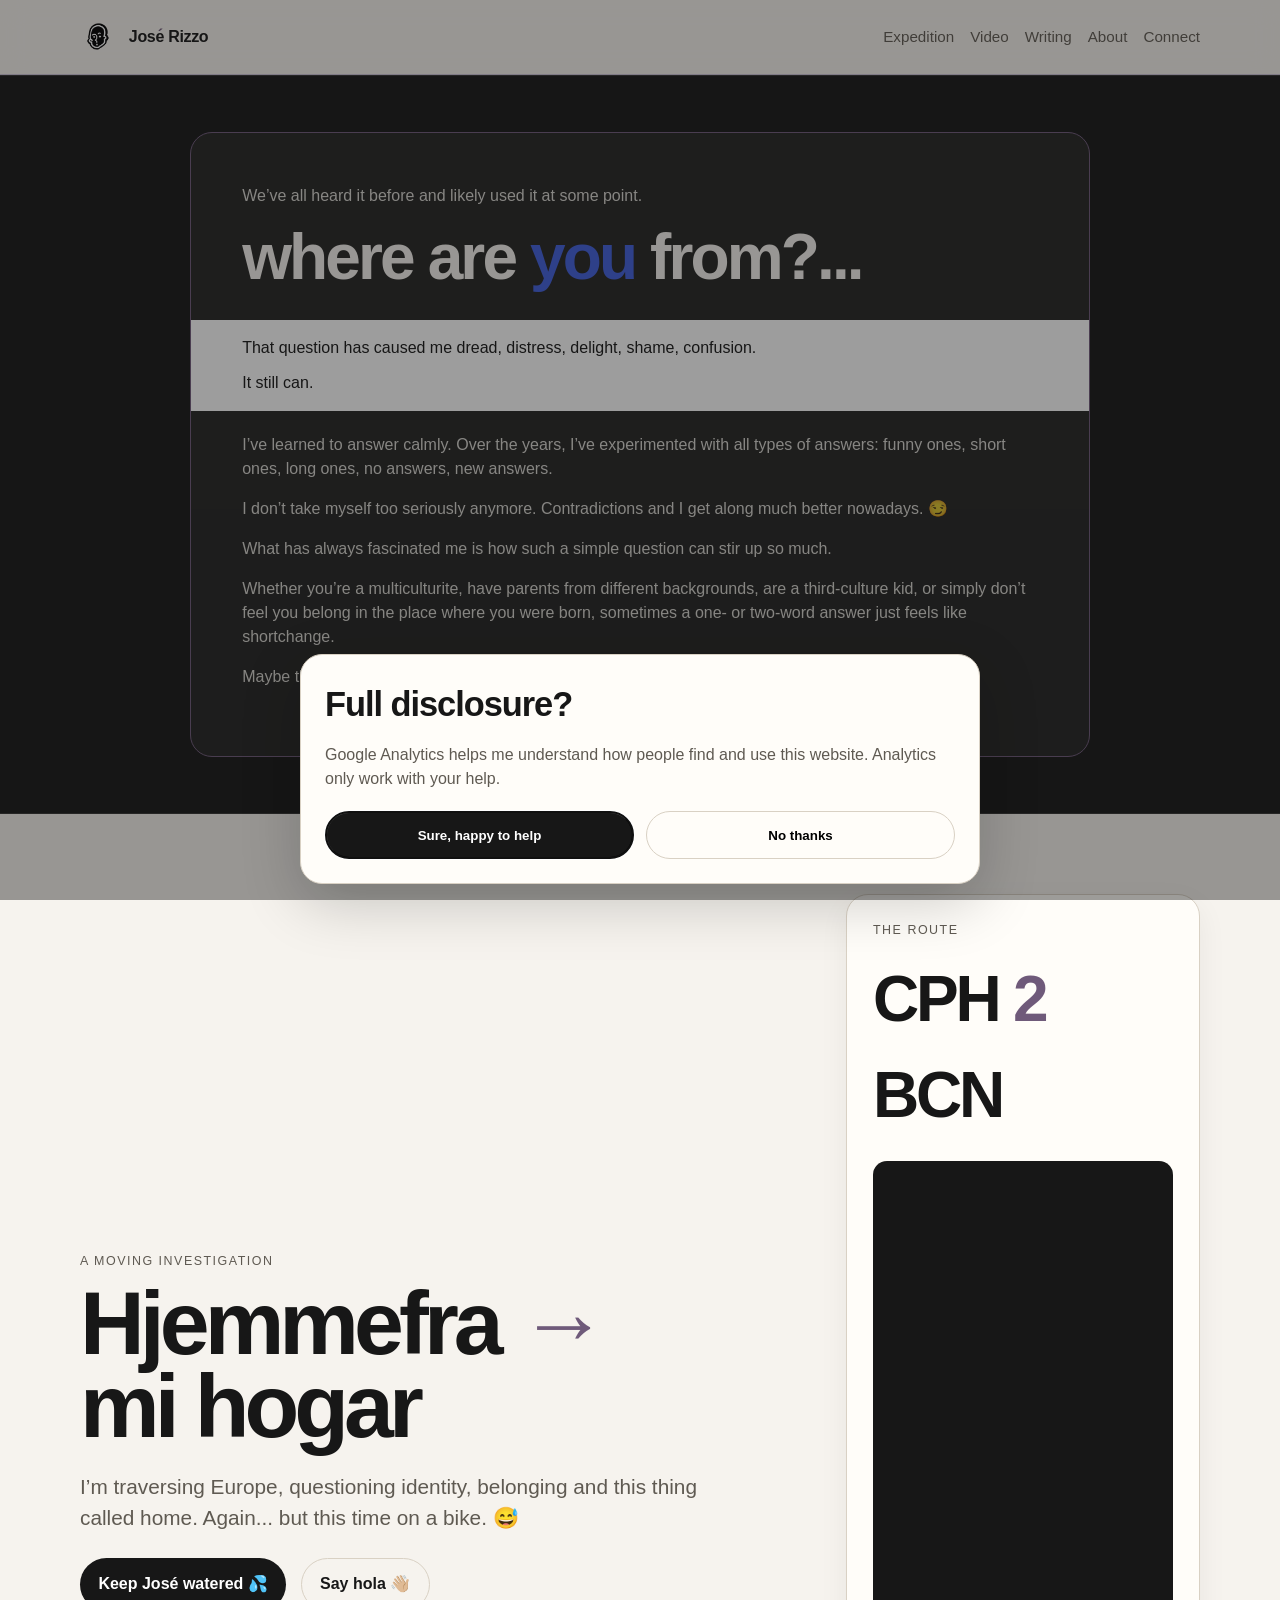
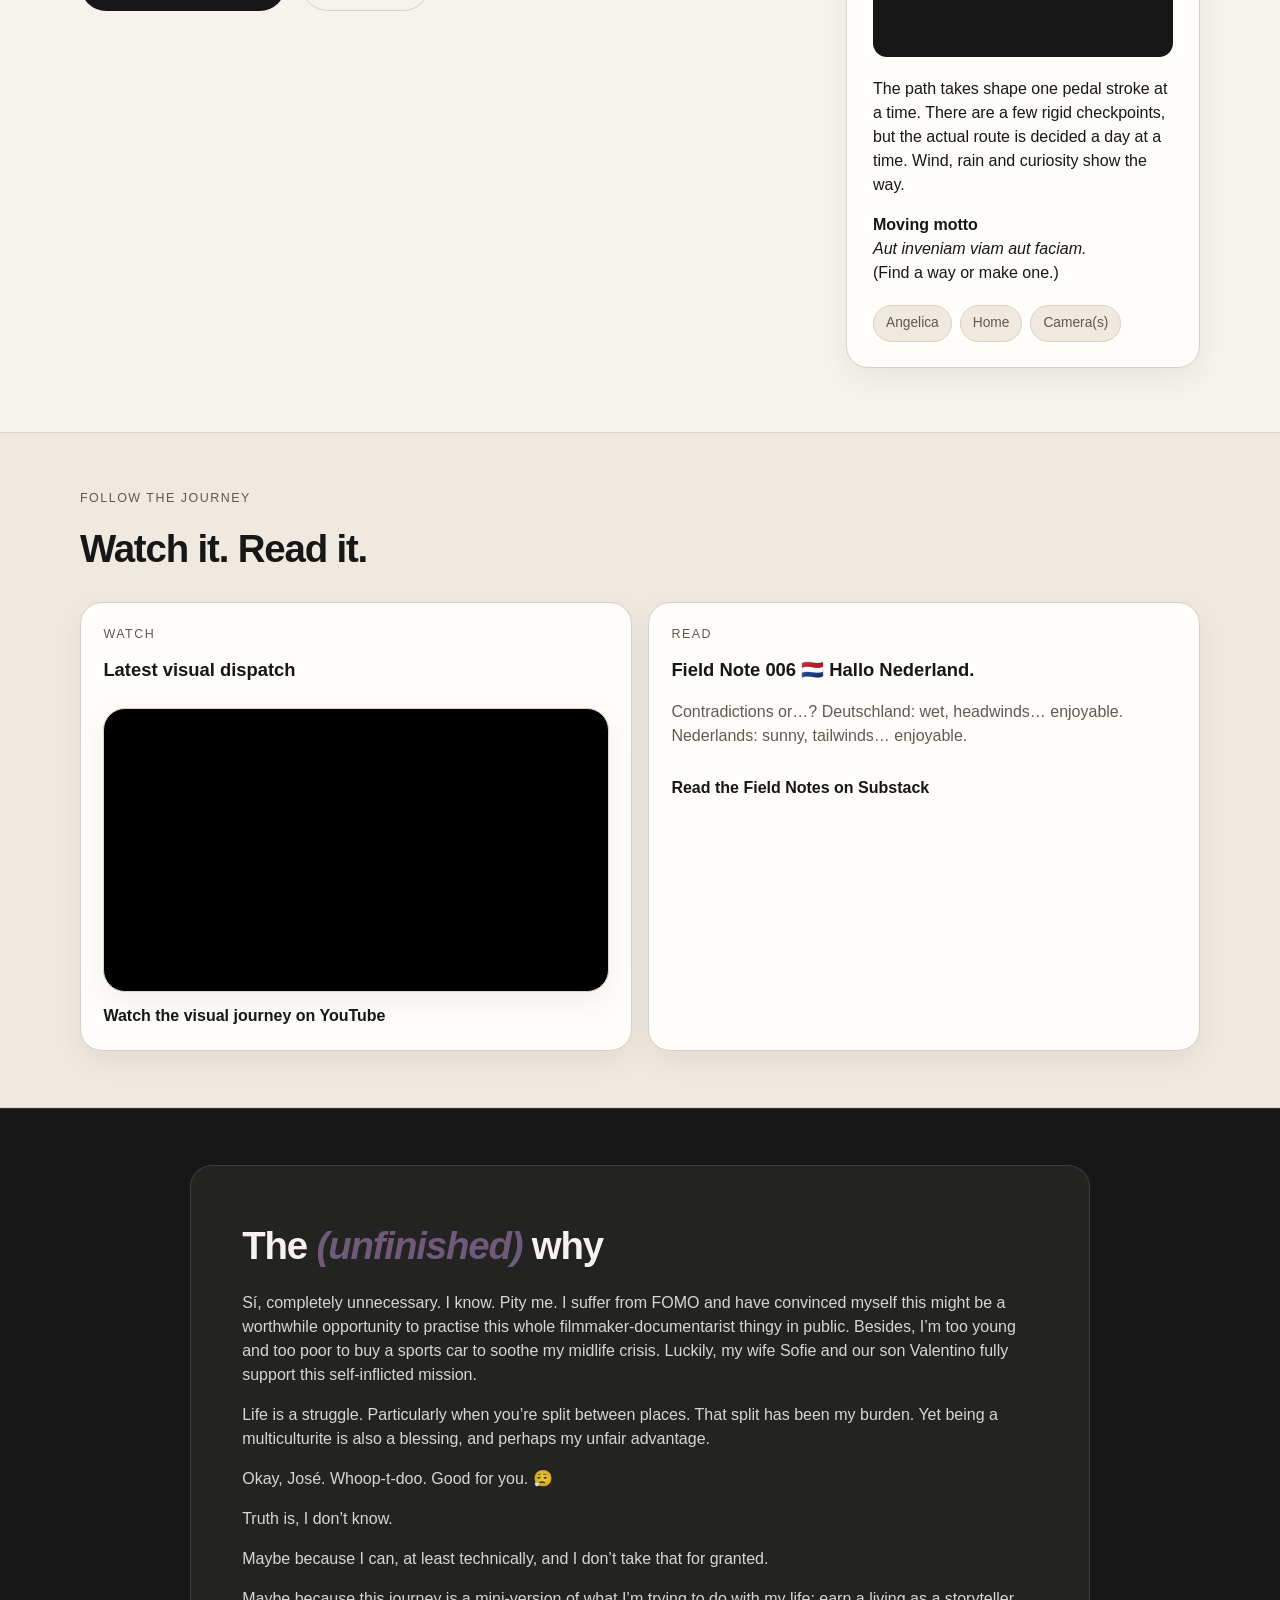
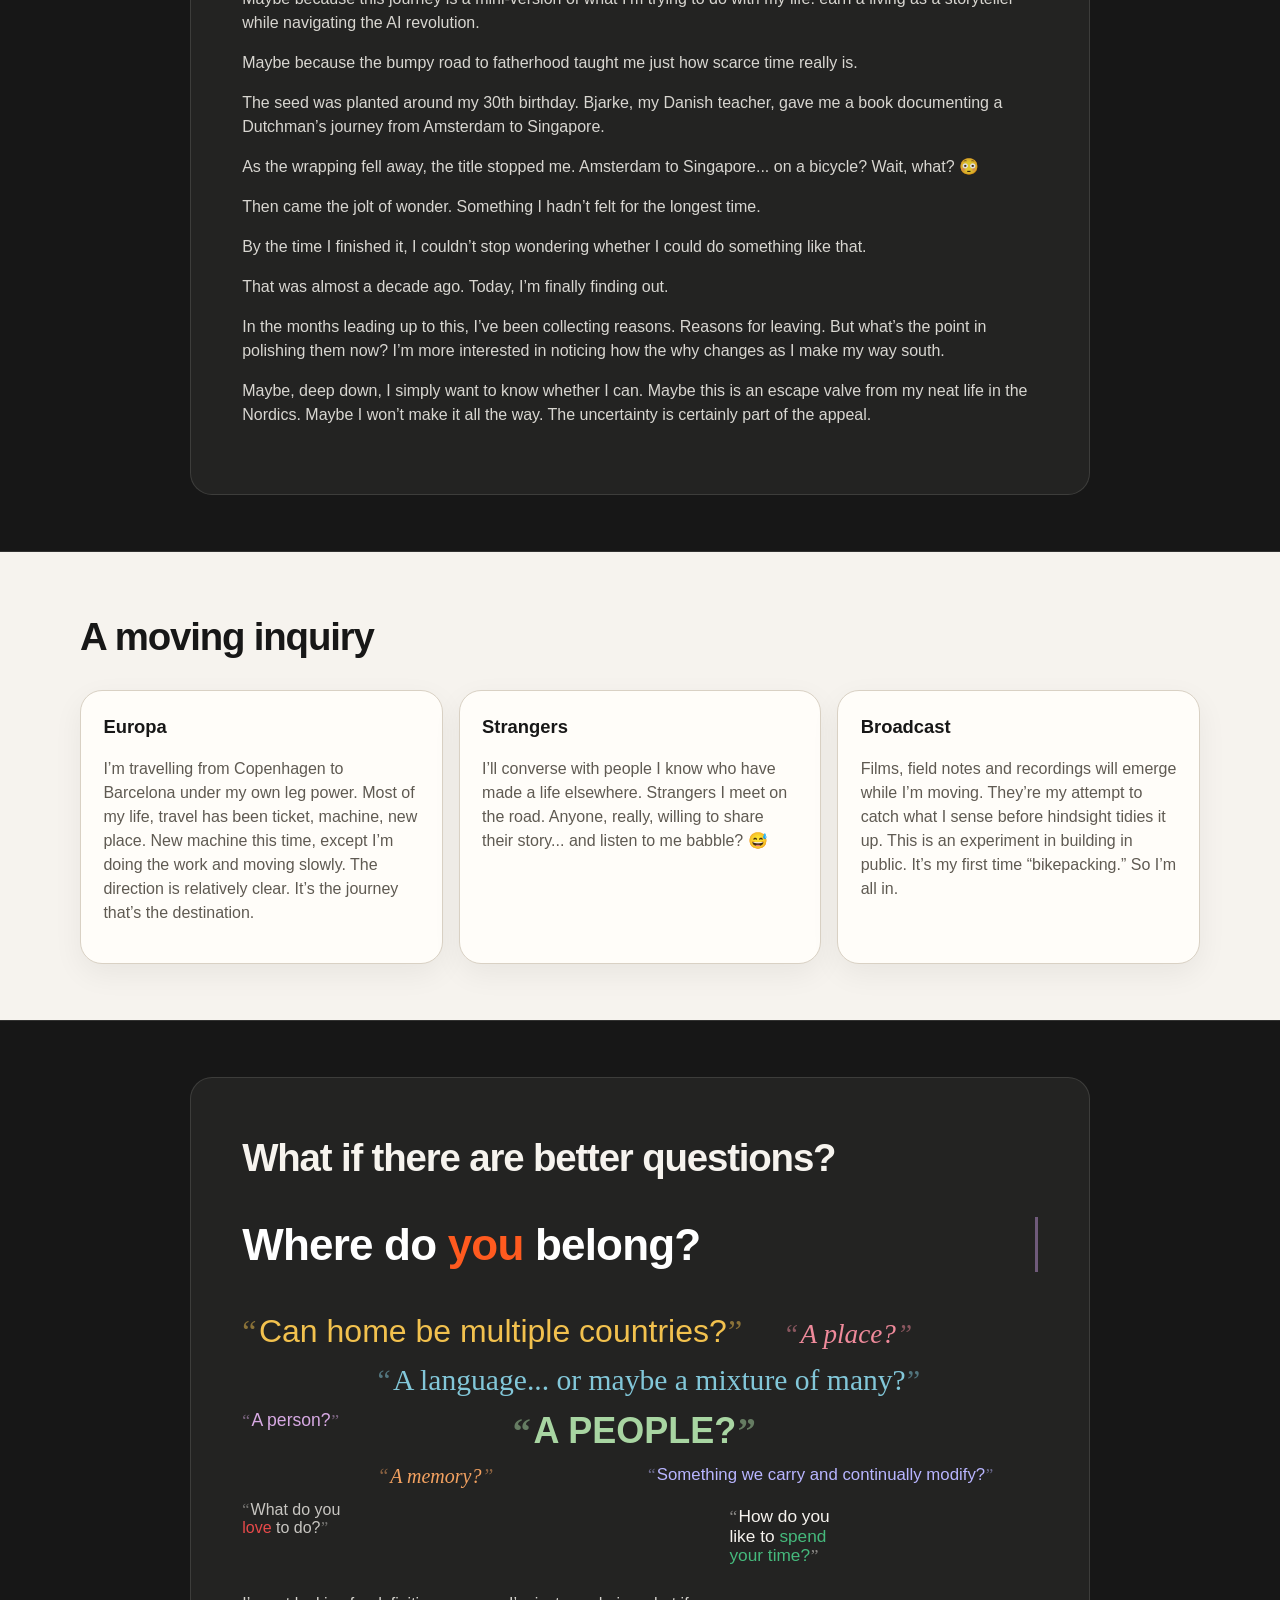
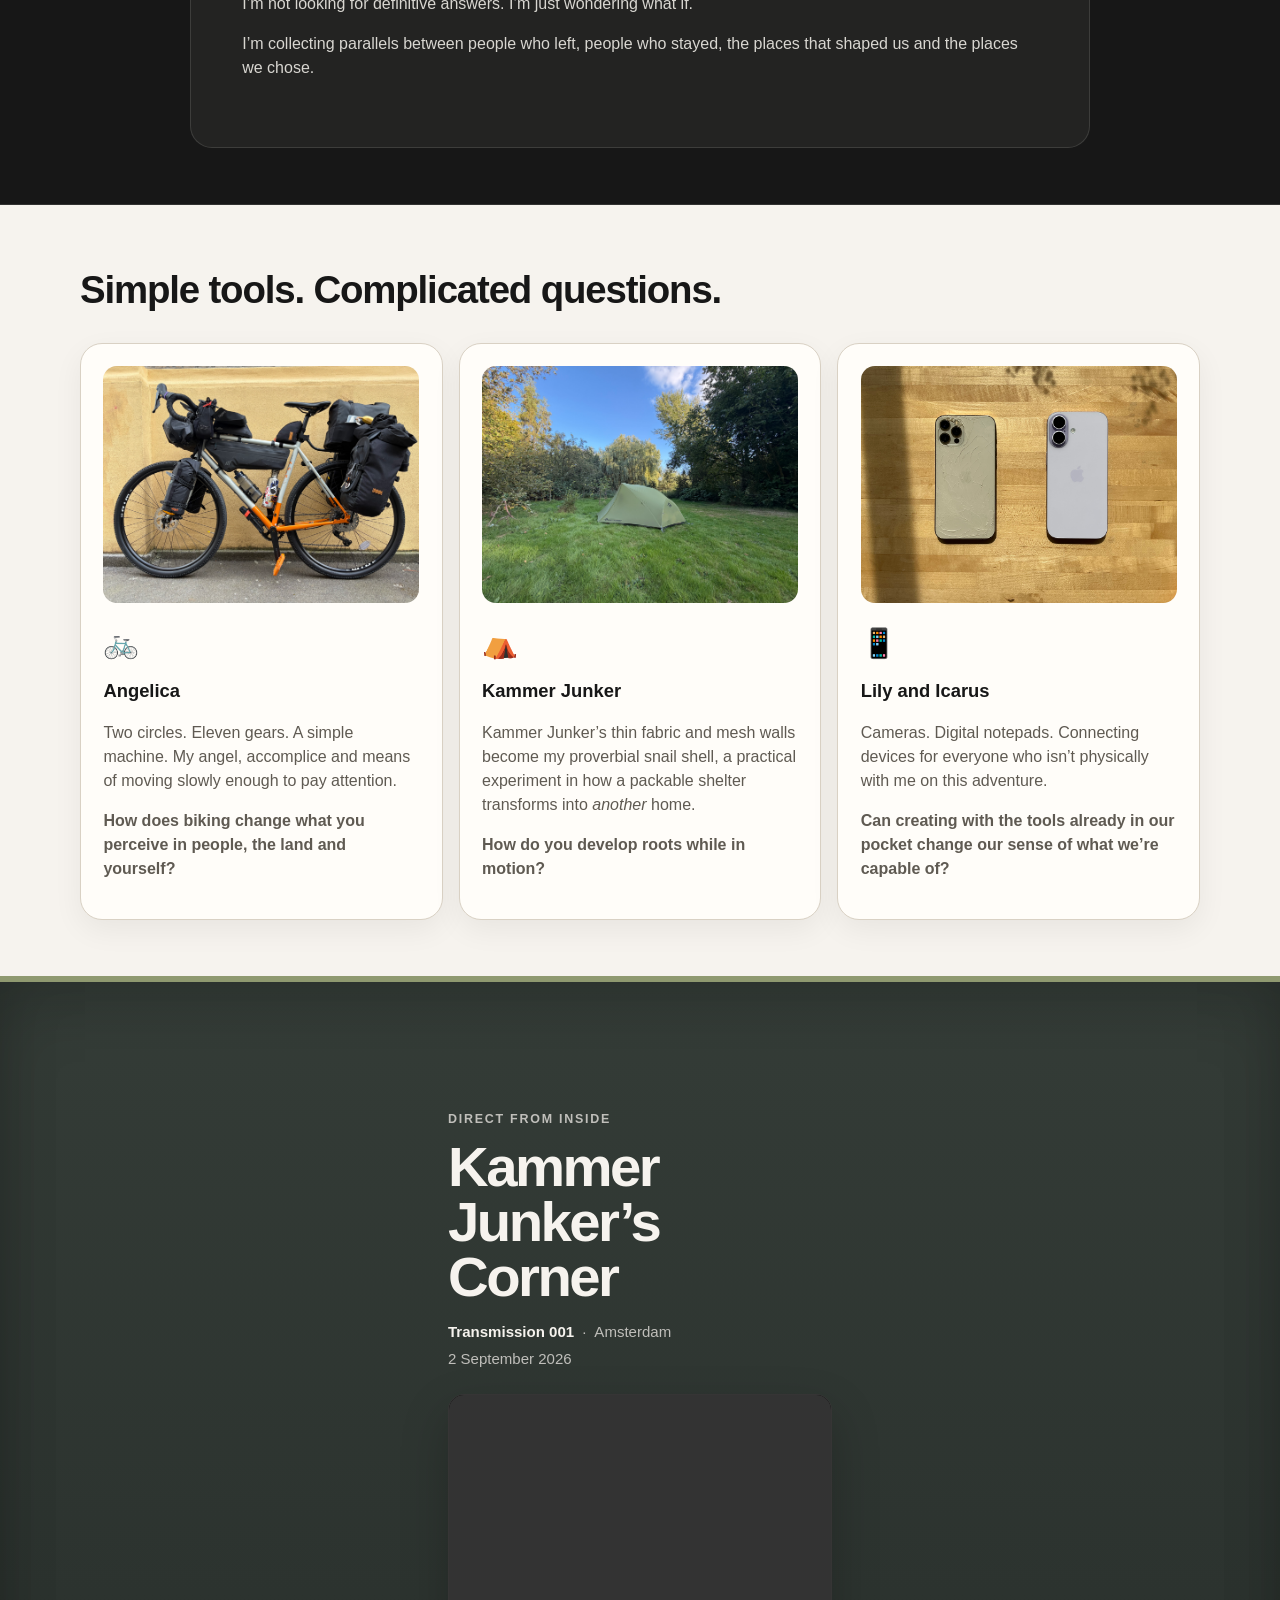
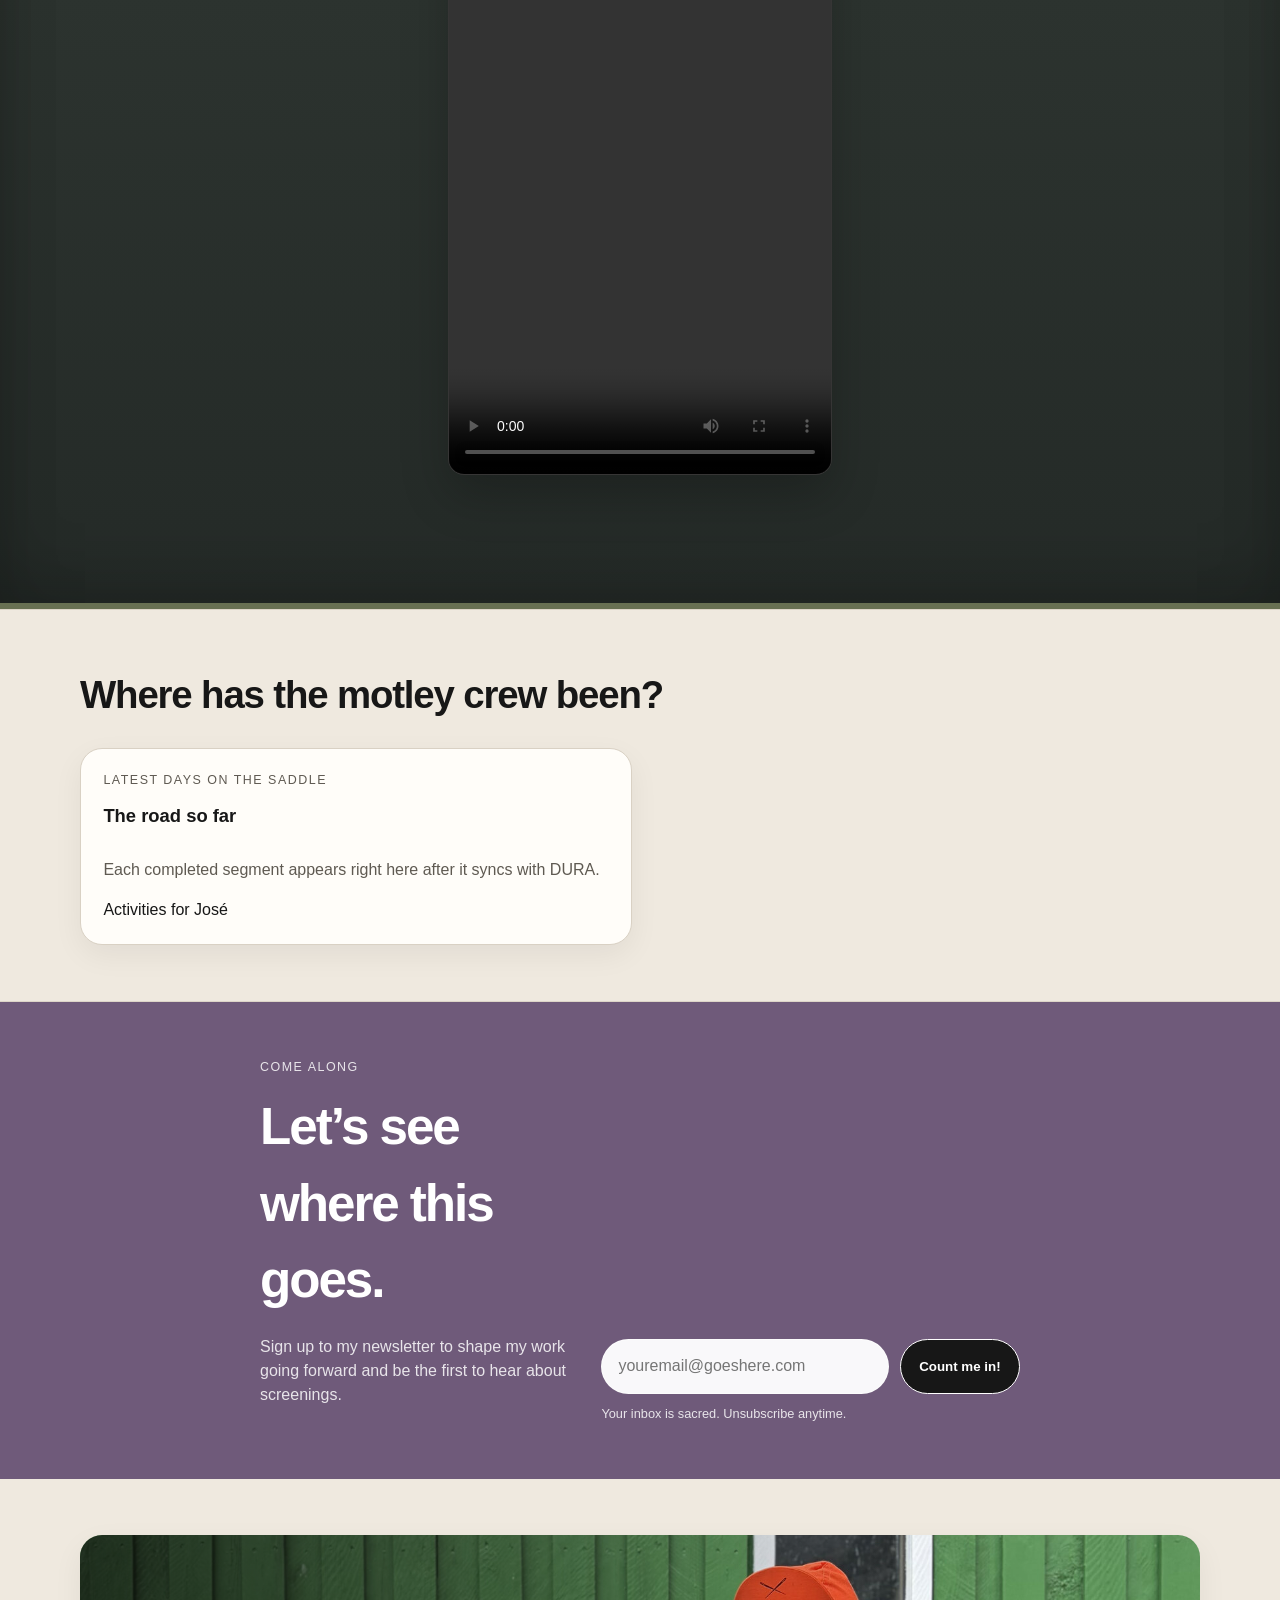
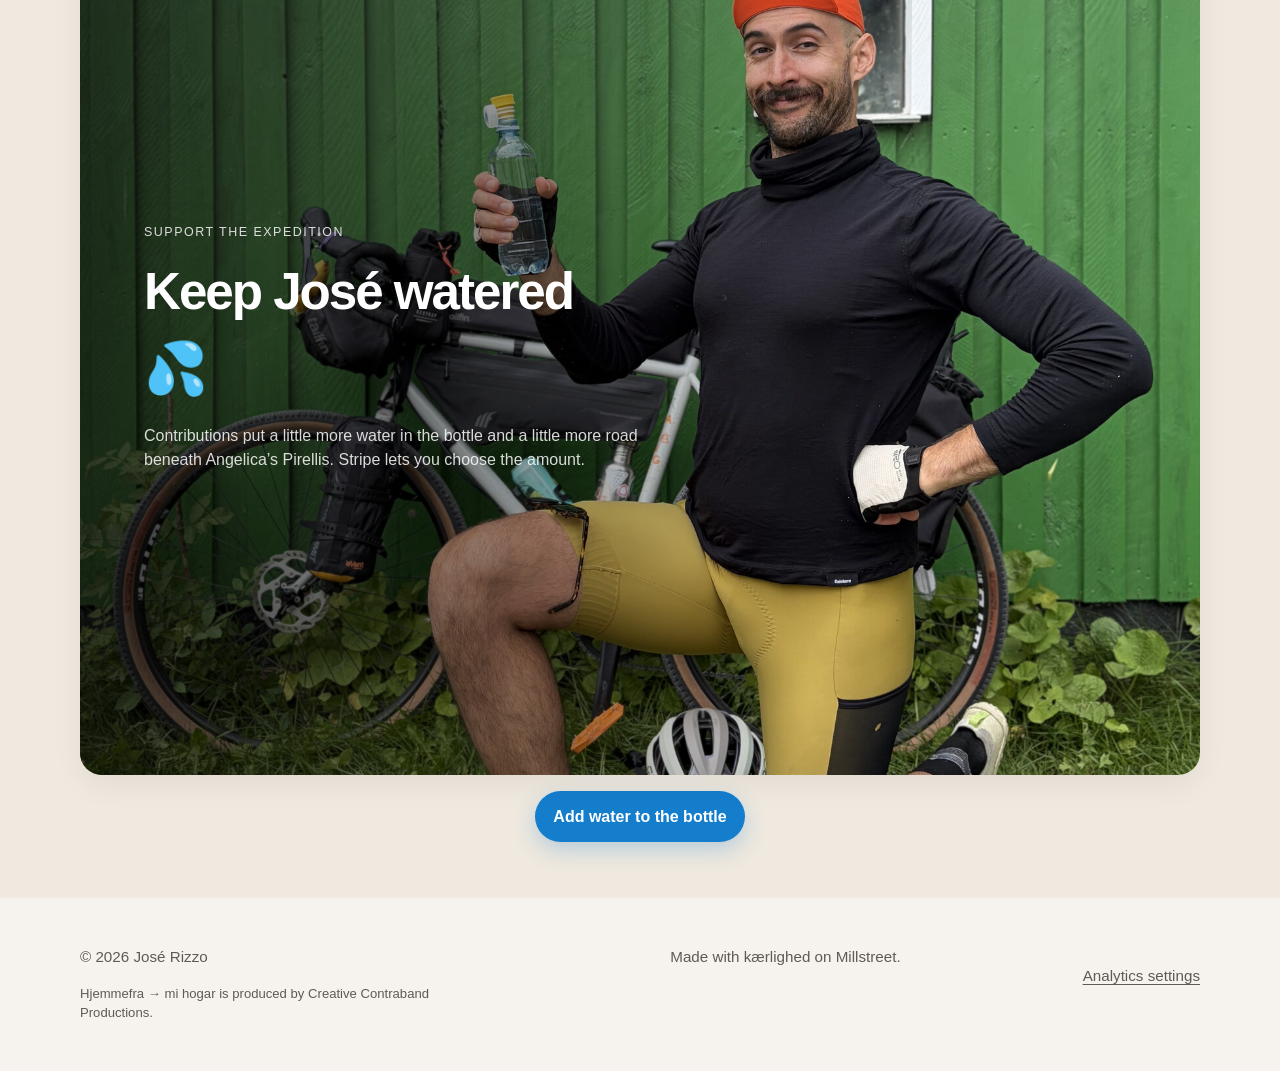
<file: expedition-kjc-b.html>
<!DOCTYPE html><html lang="en"><head><meta charset="UTF-8" /><meta name="viewport" content="width=device-width, initial-scale=1.0" /><meta http-equiv="X-UA-Compatible" content="IE=edge"><title>Hjemmefra → mi hogar | José Rizzo</title><meta name="description" content="Hjemmefra → mi hogar: José Rizzo cycles from Copenhagen to Barcelona, exploring home, identity and belonging along the way." /><link rel="canonical" href="https://joserizzo.com/expedition.html"><meta property="og:type" content="website"><meta property="og:title" content="Hjemmefra → mi hogar | José Rizzo"><meta property="og:description" content="A bicycle expedition from Copenhagen to Barcelona exploring home, identity and belonging."><meta property="og:url" content="https://joserizzo.com/expedition.html"><meta property="og:image" content="https://joserizzo.com/images/keep-jose-watered.jpg"><meta property="og:image:alt" content="José beside his loaded bicycle, raising a water bottle"><meta name="twitter:card" content="summary_large_image"><meta name="twitter:title" content="Hjemmefra → mi hogar | José Rizzo"><meta name="twitter:description" content="CPH → BCN by bicycle, exploring home, identity and belonging."><meta name="twitter:image" content="https://joserizzo.com/images/keep-jose-watered.jpg"><link rel="icon" type="image/png" sizes="32x32" href="/favicon-32.png"><link rel="icon" type="image/png" sizes="64x64" href="/favicon-64.png"><link rel="apple-touch-icon" sizes="180x180" href="/apple-touch-icon.png"><link rel="stylesheet" href="style.css" /><link rel="stylesheet" href="kjc.css" /><script src="analytics-consent.js" defer></script><style>#question .container{border-color:var(--accent-soft)}.expedition-pills a{color:inherit;text-decoration:none}.expedition-route-media{margin:1.1rem 0 1.25rem}.expedition-route-video{display:block;width:100%;max-height:31rem;aspect-ratio:512/910;object-fit:contain;background:#171717;border-radius:calc(var(--radius) - 8px)}.expedition-route-two{color:var(--accent-soft)}.expedition-tool-image{display:block;width:100%;aspect-ratio:4/3;object-fit:cover;border-radius:calc(var(--radius) - 8px);margin:0 0 1.15rem}#lily-and-icarus .expedition-tool-image{object-position:center}#angelica,#kammer-junker,#lily-and-icarus{scroll-margin-top:6rem}.brand-e-accent{position:relative;display:inline-block}.brand-e-accent::after{content:"´";position:absolute;left:.14em;top:-.08em;color:var(--accent-soft);font-weight:inherit;pointer-events:none}.expedition-question-intro{margin:0 0 .9rem;opacity:0;animation:originCopyFade 700ms 4.1s ease both}.expedition-question-body{opacity:0;animation:originBodyFade 750ms 5.5s ease both}.expedition-question-reaction{margin:1.35rem calc(-1 * clamp(1.5rem,4vw,3.25rem));padding:1rem clamp(1.5rem,4vw,3.25rem);background:#fff;color:var(--text)!important}.expedition-question-reaction .reaction-last{display:block;margin-top:.7rem}.expedition-origin-head{overflow:hidden;padding-bottom:.18em}.expedition-origin-question{text-transform:none;line-height:1.08;padding-bottom:.06em}.expedition-origin-question span{display:inline-block}.origin-where{animation:originFromRight 780ms cubic-bezier(.16,.84,.24,1) both}.origin-you{animation:originFromTop 820ms 320ms cubic-bezier(.16,.84,.24,1) both,originYouColor 1600ms 1200ms ease-in-out both}.origin-from{animation:originFromLeft 800ms 2.95s cubic-bezier(.16,.84,.24,1) both}.question-love{color:#e84a4a}.expedition-question-cloud .question-time{color:inherit!important;transform:translate(22rem,.4rem);transform-origin:left center;margin-top:1.35rem;font-size:1.08em}.question-time-accent{color:#45B97C}.unfinished-why{color:var(--accent-soft)}@keyframes originFromRight{from{opacity:0;transform:translateX(65vw)}to{opacity:1;transform:translateX(0)}}@keyframes originFromLeft{from{opacity:0;transform:translateX(-65vw)}to{opacity:1;transform:translateX(0)}}@keyframes originFromTop{from{opacity:0;transform:translateY(-30vh)}to{opacity:1;transform:translateY(0)}}@keyframes originYouColor{0%{color:inherit}18%{color:#ff6b35}36%{color:#f26a5a}54%{color:#e84a8a}72%{color:#f3a93b}86%{color:#ffd447}100%{color:#405FDC}}@keyframes originCopyFade{from{opacity:0;transform:translateY(.35rem)}to{opacity:1;transform:translateY(0)}}@keyframes originBodyFade{from{opacity:0}to{opacity:1}}@media(max-width:700px){.expedition-question-cloud .question-time{color:inherit!important;transform:translate(12.5rem,-2.4rem);width:10.5rem;max-width:10.5rem;text-align:left;font-size:1.12em}.expedition-question-cloud .question-time .question-time-accent{color:#45B97C}}@media(prefers-reduced-motion:reduce){.origin-where,.origin-you,.origin-from,.expedition-question-intro,.expedition-question-body{animation:none;opacity:1}.origin-you{color:#405FDC}}</style></head><body><header class="site-header"><div class="container nav"><a href="index.html" class="brand"><img src="images/jr-mark.png" alt="JR mark" class="brand-mark" /><span>Jos<span class="brand-e-accent">e</span> Rizzo</span></a><nav class="nav-links" aria-label="Primary navigation"><a href="expedition.html" aria-current="page">Expedition</a><a href="index.html#video">Video</a><a href="index.html#writing">Writing</a><a href="index.html#about">About</a><a href="index.html#connect">Connect</a></nav></div></header><main><section id="question" class="section expedition-dark"><div class="container narrow"><p class="expedition-question-intro">We’ve all heard it before and likely used it at some point.</p><div class="section-head expedition-origin-head"><h1 class="page-title expedition-origin-question" aria-label="where are you from?"><span class="origin-where">where are</span> <span class="origin-you">you</span> <span class="origin-from">from?...</span></h1></div><div class="expedition-question-body"><p class="expedition-question-reaction">That question has caused me dread, distress, delight, shame, confusion.<span class="reaction-last">It still can.</span></p><p>I’ve learned to answer calmly. Over the years, I’ve experimented with all types of answers: funny ones, short ones, long ones, no answers, new answers.</p><p>I don’t take myself too seriously anymore. Contradictions and I get along much better nowadays. 😏</p><p>What has always fascinated me is how such a simple question can stir up so much.</p><p>Whether you’re a multiculturite, have parents from different backgrounds, are a third-culture kid, or simply don’t feel you belong in the place where you were born, sometimes a one- or two-word answer just feels like shortchange.</p><p>Maybe that’s a José problem. I don’t know.</p></div></div></section><section class="expedition-hero"><div class="container expedition-hero-grid"><div><p class="section-label">A moving investigation</p><h2 class="expedition-title">Hjemmefra <span class="expedition-arrow" aria-hidden="true">→</span> mi hogar</h2><p class="expedition-lead">I’m traversing Europe, questioning identity, belonging and this thing called home. Again... but this time on a bike. 😅</p><div class="hero-actions"><a class="button button-primary" href="#support">Keep José watered 💦</a><a class="button button-secondary" href="mailto:jose@joserizzo.com?subject=Hjemmefra%20%E2%86%92%20mi%20hogar">Say hola 👋🏼</a></div></div><aside class="expedition-route-card" aria-label="Expedition route and equipment"><p class="section-label">The route</p><p class="expedition-route">CPH <span class="expedition-route-two" aria-hidden="true">2</span> BCN</p><div class="expedition-route-media"><video class="expedition-route-video" autoplay muted playsinline preload="metadata" aria-label="Animated route from Copenhagen to Barcelona"><source src="images/hjemefra-route-study-01%203.mp4" type="video/mp4"></video></div><p class="expedition-route-note">The path takes shape one pedal stroke at a time. There are a few rigid checkpoints, but the actual route is decided a day at a time. Wind, rain and curiosity show the way.</p><p class="expedition-route-note"><strong>Moving motto</strong><br><span lang="la"><em>Aut inveniam viam aut faciam.</em></span><br><span>(Find a way or make one.)</span></p><div class="expedition-pills" aria-label="Expedition essentials"><span><a href="#angelica">Angelica</a></span><span><a href="#kammer-junker">Home</a></span><span><a href="#lily-and-icarus">Camera(s)</a></span></div></aside></div></section><section id="road" class="section section-alt"><div class="container"><div class="section-head"><p class="section-label">Follow the journey</p><h2>Watch it. Read it.</h2></div><div class="cards"><article class="card"><p class="section-label">Watch</p><h3 id="latest-expedition-video-title">Latest visual dispatch</h3><div class="video-frame"><iframe id="latest-expedition-video-iframe" src="" title="Latest expedition video" frameborder="0" allow="accelerometer; clipboard-write; encrypted-media; gyroscope; picture-in-picture; web-share" allowfullscreen></iframe></div><a class="text-link" href="https://www.youtube.com/playlist?list=PLJ0_ZP06xQl4" target="_blank" rel="noopener noreferrer">Watch the visual journey on YouTube</a></article><article class="card"><p class="section-label">Read</p><h3>Field Note 006 🇳🇱 Hallo Nederland.</h3><p>Contradictions or…? Deutschland: wet, headwinds… enjoyable. Nederlands: sunny, tailwinds… enjoyable.</p><a class="text-link" href="https://culturalcontraband.substack.com/s/hjemmefra-mi-hogar" target="_blank" rel="noopener noreferrer">Read the Field Notes on Substack</a></article></div></div></section><section id="why" class="section expedition-dark"><div class="container narrow"><div class="section-head"><h2>The <em class="unfinished-why">(unfinished)</em> why</h2></div><p>Sí, completely unnecessary. I know. Pity me. I suffer from FOMO and have convinced myself this might be a worthwhile opportunity to practise this whole filmmaker-documentarist thingy in public. Besides, I’m too young and too poor to buy a sports car to soothe my midlife crisis. Luckily, my wife Sofie and our son Valentino fully support this self-inflicted mission.</p><p>Life is a struggle. Particularly when you’re split between places. That split has been my burden. Yet being a multiculturite is also a blessing, and perhaps my unfair advantage.</p><p>Okay, José. Whoop-t-doo. Good for you. 😮‍💨</p><p>Truth is, I don’t know.</p><p>Maybe because I can, at least technically, and I don’t take that for granted.</p><p>Maybe because this journey is a mini-version of what I’m trying to do with my life: earn a living as a storyteller while navigating the AI revolution.</p><p>Maybe because the bumpy road to fatherhood taught me just how scarce time really is.</p><p>The seed was planted around my 30th birthday. Bjarke, my Danish teacher, gave me a book documenting a Dutchman’s journey from Amsterdam to Singapore.</p><p>As the wrapping fell away, the title stopped me. Amsterdam to Singapore... on a bicycle? Wait, what? 😳</p><p>Then came the jolt of wonder. Something I hadn’t felt for the longest time.</p><p>By the time I finished it, I couldn’t stop wondering whether I could do something like that.</p><p>That was almost a decade ago. Today, I’m finally finding out.</p><p>In the months leading up to this, I’ve been collecting reasons. Reasons for leaving. But what’s the point in polishing them now? I’m more interested in noticing how the why changes as I make my way south.</p><p>Maybe, deep down, I simply want to know whether I can. Maybe this is an escape valve from my neat life in the Nordics. Maybe I won’t make it all the way. The uncertainty is certainly part of the appeal.</p></div></section><section id="what" class="section"><div class="container"><div class="section-head"><h2>A moving inquiry</h2></div><div class="expedition-grid"><article class="card"><h3>Europa</h3><p>I’m travelling from Copenhagen to Barcelona under my own leg power. Most of my life, travel has been ticket, machine, new place. New machine this time, except I’m doing the work and moving slowly. The direction is relatively clear. It’s the journey that’s the destination.</p></article><article class="card"><h3>Strangers</h3><p>I’ll converse with people I know who have made a life elsewhere. Strangers I meet on the road. Anyone, really, willing to share their story... and listen to me babble? 😅</p></article><article class="card"><h3>Broadcast</h3><p>Films, field notes and recordings will emerge while I’m moving. They’re my attempt to catch what I sense before hindsight tidies it up. This is an experiment in building in public. It’s my first time “bikepacking.” So I’m all in.</p></article></div></div></section><section id="belonging" class="section expedition-dark"><div class="container narrow"><div class="section-head"><h2>What if there are better questions?</h2></div><div class="expedition-question" aria-label="Where do you belong?"><p class="expedition-typewriter" aria-hidden="true">Where do <span class="reader-you">you</span> belong?</p></div><div class="expedition-question-cloud" aria-label="Better questions for meeting people"><p>Can home be multiple countries?</p><p>A place?</p><p>A language... or maybe a mixture of many?</p><p>A person?</p><p>A people?</p><p>A memory?</p><p>Something we carry and continually modify?</p><p>What do you <span class="question-love">love</span> to do?</p><p class="question-time"><span>How do you like to</span> <span class="question-time-accent">spend your time?</span></p></div><p>I’m not looking for definitive answers. I’m just wondering what if.</p><p>I’m collecting parallels between people who left, people who stayed, the places that shaped us and the places we chose.</p></div></section><section id="how" class="section"><div class="container"><div class="section-head"><h2>Simple tools. Complicated questions.</h2></div><div class="expedition-grid expedition-grid-three"><article class="card" id="angelica"><img class="expedition-tool-image" src="images/IMG_5264.jpeg" alt="Angelica, the loaded expedition bicycle, against a warm yellow wall" loading="lazy"><p class="expedition-card-icon" aria-hidden="true">🚲</p><h3>Angelica</h3><p>Two circles. Eleven gears. A simple machine. My angel, accomplice and means of moving slowly enough to pay attention.</p><p><strong>How does biking change what you perceive in people, the land and yourself?</strong></p></article><article class="card" id="kammer-junker"><img class="expedition-tool-image" src="images/IMG_5856.jpeg" alt="Kammer Junker pitched in a green garden" loading="lazy"><p class="expedition-card-icon" aria-hidden="true">⛺</p><h3>Kammer Junker</h3><p>Kammer Junker’s thin fabric and mesh walls become my proverbial snail shell, a practical experiment in how a packable shelter transforms into <em>another</em> home.</p><p><strong>How do you develop roots while in motion?</strong></p></article><article class="card" id="lily-and-icarus"><img class="expedition-tool-image" src="images/IMG_0211.jpeg" alt="Icarus and Lily resting side by side on a sunlit wooden surface" loading="lazy"><p class="expedition-card-icon" aria-hidden="true">📱</p><h3>Lily and Icarus</h3><p>Cameras. Digital notepads. Connecting devices for everyone who isn’t physically with me on this adventure.</p><p><strong>Can creating with the tools already in our pocket change our sense of what we’re capable of?</strong></p></article></div></div></section><section id="kammer-junkers-corner" class="kjc-section kjc-inside" aria-labelledby="kjc-title"><div class="container"><div class="kjc-threshold"><article class="kjc-panel"><header class="kjc-header"><p class="kjc-signal">Direct from inside</p><h2 class="kjc-title" id="kjc-title">Kammer Junker’s Corner</h2><div class="kjc-meta"><span class="kjc-meta-primary">Transmission 001</span><span aria-hidden="true">·</span><span>Amsterdam</span><time datetime="2026-09-02">2 September 2026</time></div></header><div class="kjc-video-shell"><video class="kjc-video" controls playsinline preload="metadata" aria-label="Temporary video for Kammer Junker’s Corner Transmission 001"><source src="images/kjc-v0-walking.mp4" type="video/mp4">Your browser does not support embedded video.</video></div></article></div></div></section><section id="follow" class="section section-alt"><div class="container"><div class="section-head"><h2>Where has the motley crew been?</h2></div><div class="expedition-follow-grid"><article class="card expedition-feature-card"><p class="section-label">Latest days on the saddle</p><h3>The road so far</h3><p>Each completed segment appears right here after it syncs with DURA.</p><div class="expedition-rwgps-widget"><a class="rwgps-widget" href="https://ridewithgps.com/users/10063744" data-rwgps-metric="1" data-rwgps-user-id="10063744" data-rwgps-activities-count="3">Activities for José</a></div><script>(function(d,s){if(!d.getElementById("rwgps-sdk")){var el=d.getElementsByTagName(s)[0],js=d.createElement(s);js.id="rwgps-sdk";js.src="https://ridewithgps.com/javascripts/sdk.js?1786482961047";el.parentNode.insertBefore(js,el);}})(document,"script");</script></article></div></div></section><section id="dispatches" class="section expedition-dispatches"><div class="container narrow"><div class="expedition-dispatches-card"><div><p class="section-label">Come along</p><h2>Let’s see where this goes.</h2><p>Sign up to my newsletter to shape my work going forward and be the first to hear about screenings.</p></div><form action="https://buttondown.com/api/emails/embed-subscribe/joserizzo" method="post" class="expedition-signup-form"><label class="visually-hidden" for="bd-email">Your email address</label><div class="expedition-signup-fields"><input type="email" name="email" id="bd-email" autocomplete="email" placeholder="youremail@goeshere.com" required /><input type="hidden" value="1" name="embed" /><button class="button button-primary" type="submit">Count me in!</button></div><p class="expedition-consent">Your inbox is sacred. Unsubscribe anytime.</p></form></div></div></section><section id="support" class="section expedition-support-section"><div class="container"><div class="expedition-support-visual"><img src="images/keep-jose-watered.jpg" alt="José kneeling beside his loaded bicycle, smiling and raising a water bottle" class="expedition-support-image" /><div class="expedition-support-copy"><p class="section-label">Support the expedition</p><h2>Keep José watered 💦</h2><p>Contributions put a little more water in the bottle and a little more road beneath Angelica’s Pirellis. Stripe lets you choose the amount.</p></div></div><a class="button button-primary expedition-support-button" href="https://buy.stripe.com/8x27sL2Xs1cMfY11uubQY01" target="_blank" rel="noopener noreferrer">Add water to the bottle</a></div></section></main><footer class="site-footer"><div class="container footer-inner"><div><p>© <span id="year"></span> José Rizzo</p><p class="expedition-legal">Hjemmefra → mi hogar is produced by Creative Contraband Productions.</p></div><p class="millstreet">Made with kærlighed on Millstreet.</p></div></footer><script>document.getElementById("year").textContent=new Date().getFullYear();async function loadLatestExpeditionVideo(){const endpoint="https://primus.jiprizzo.workers.dev";const titleEl=document.getElementById("latest-expedition-video-title");const iframeEl=document.getElementById("latest-expedition-video-iframe");try{const res=await fetch(endpoint);const data=await res.json();titleEl.textContent=data.title;iframeEl.src=`${data.embedUrl}?rel=0`;}catch(error){console.error("Failed to load latest expedition video:",error);titleEl.textContent="Latest visual dispatch";}}loadLatestExpeditionVideo();</script></body></html>
</file>
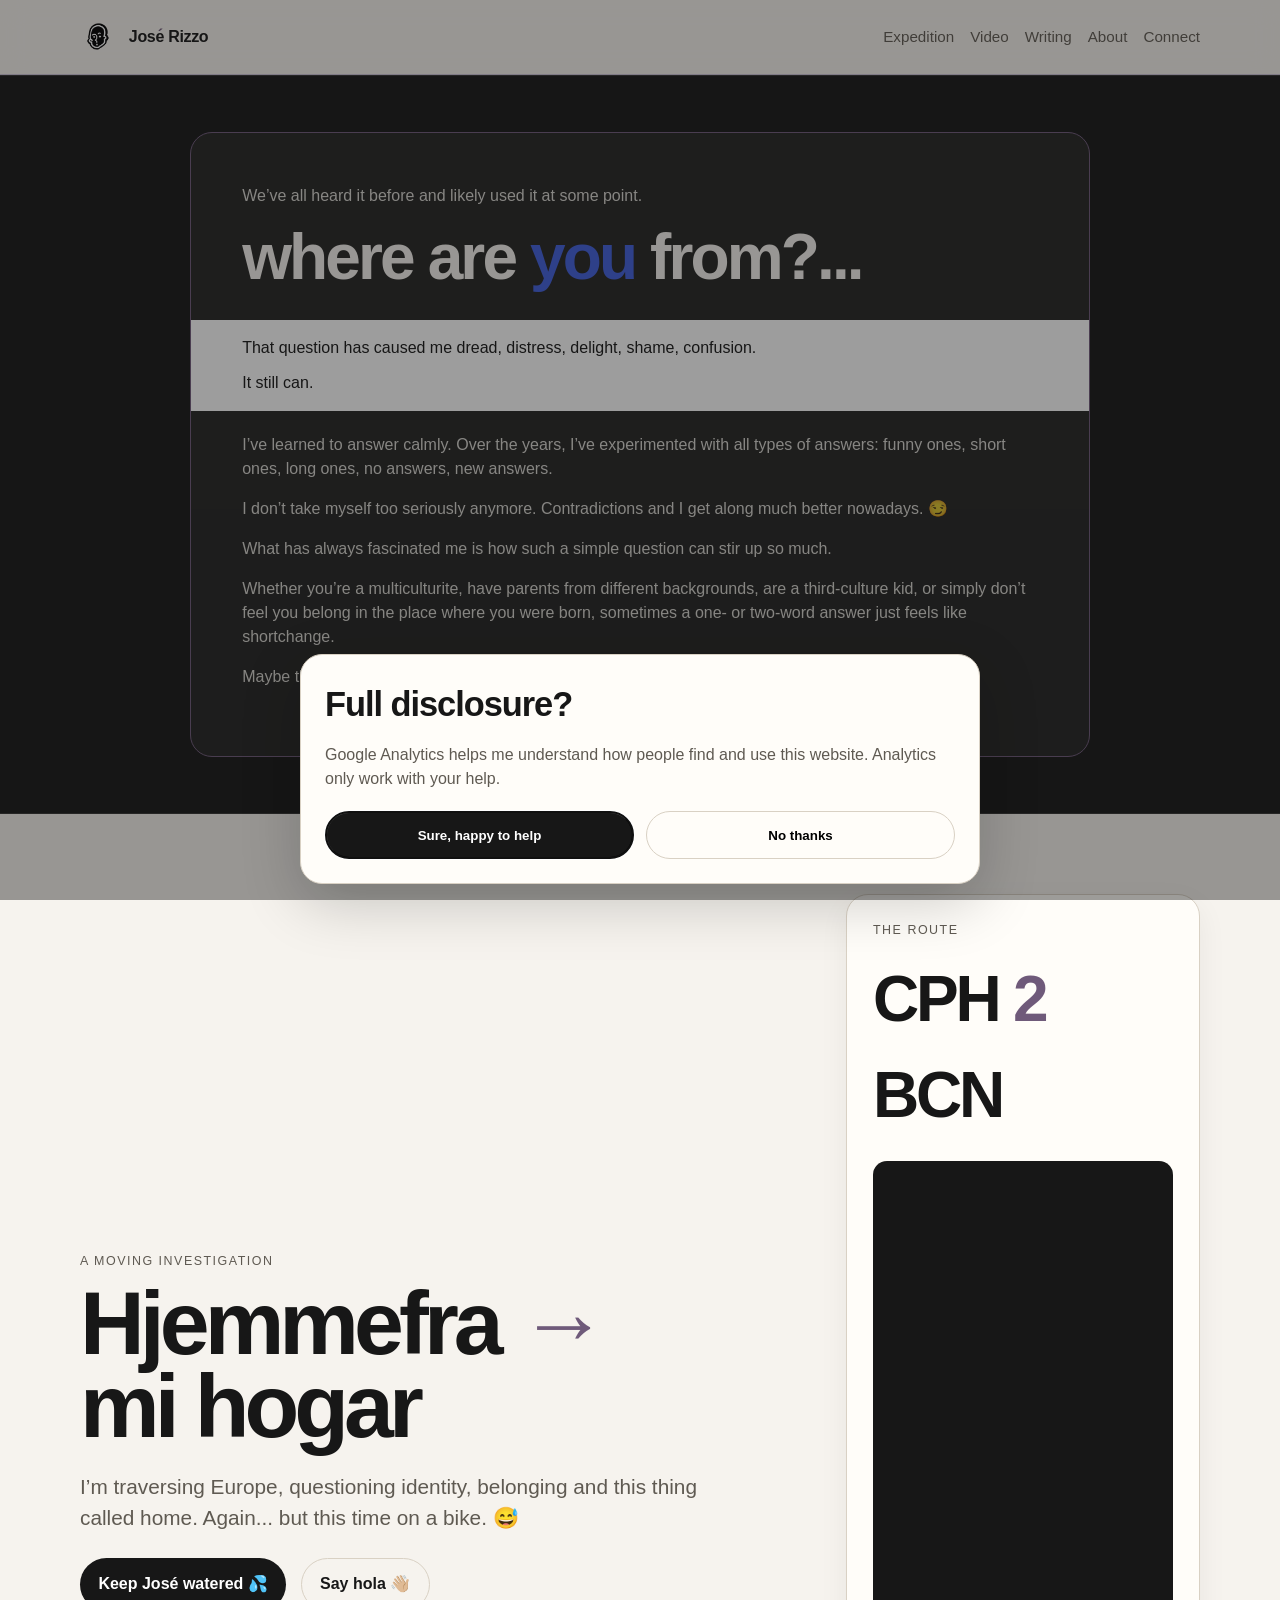
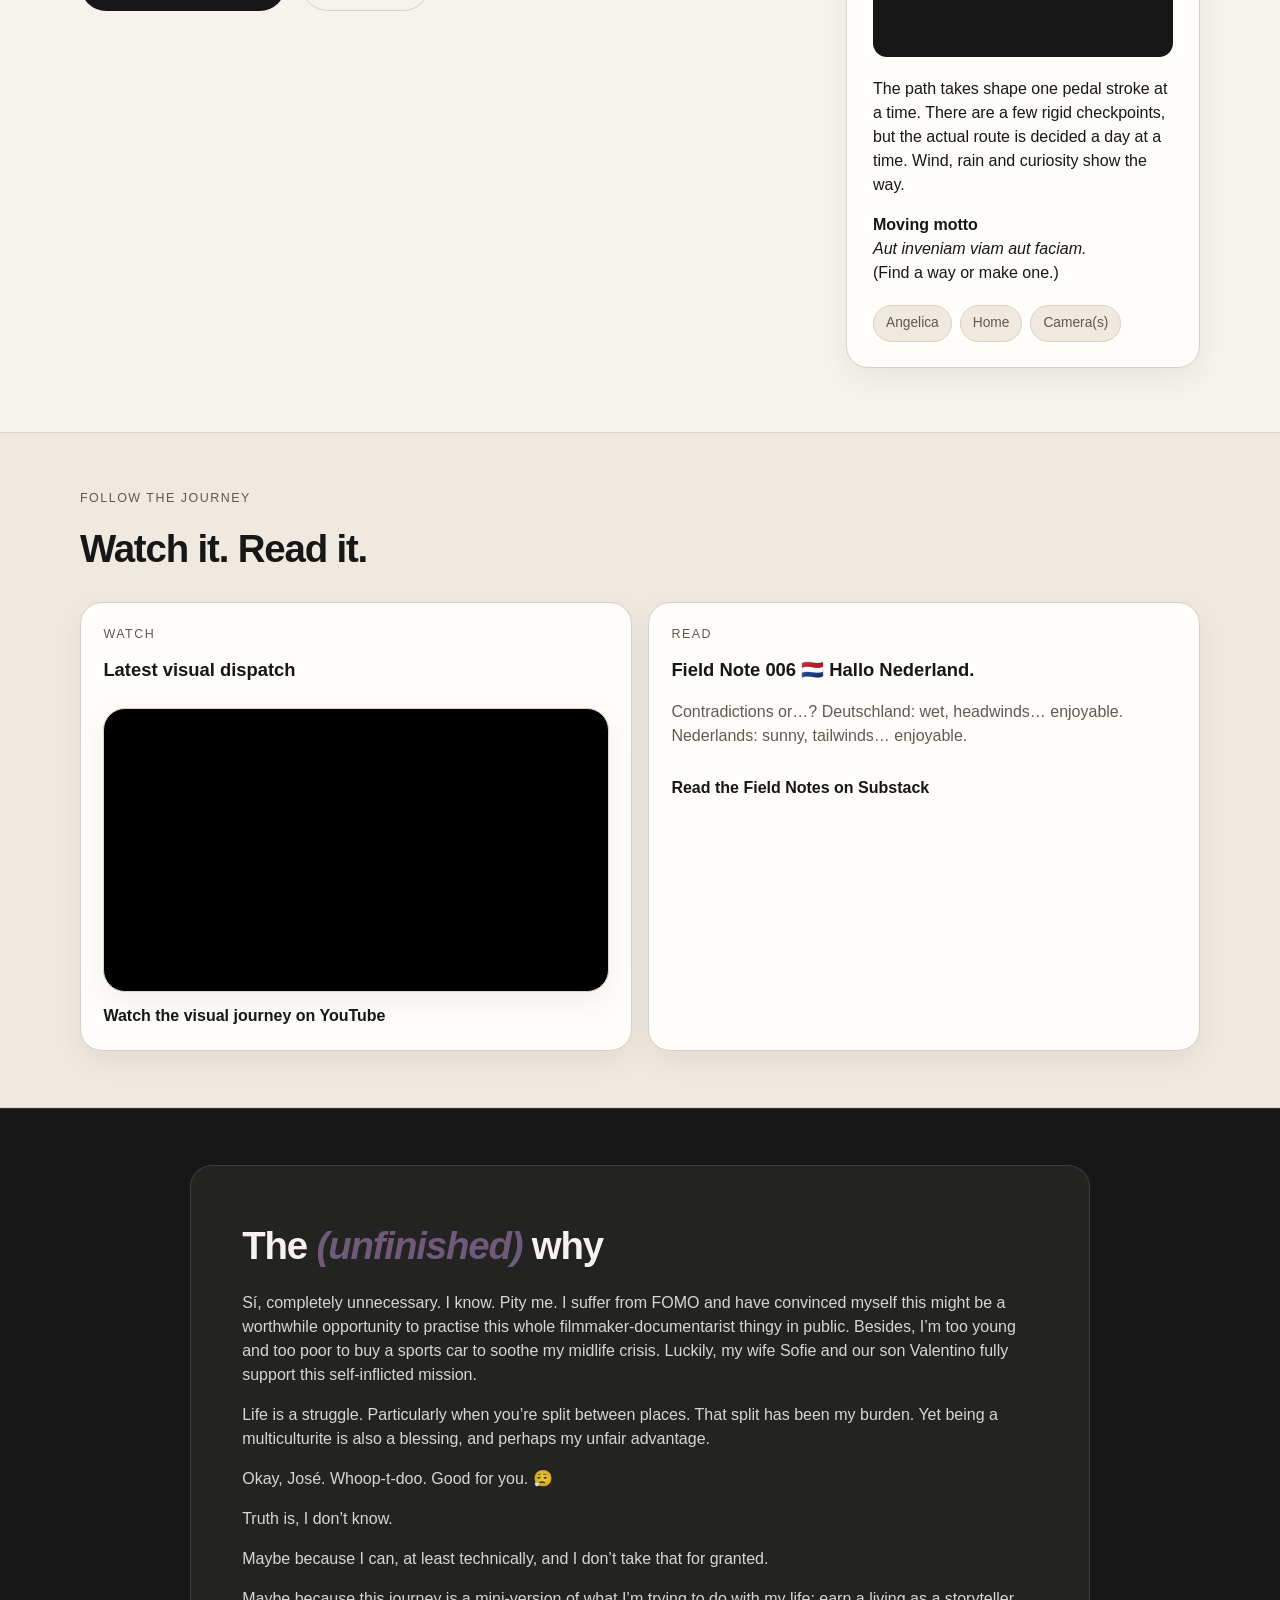
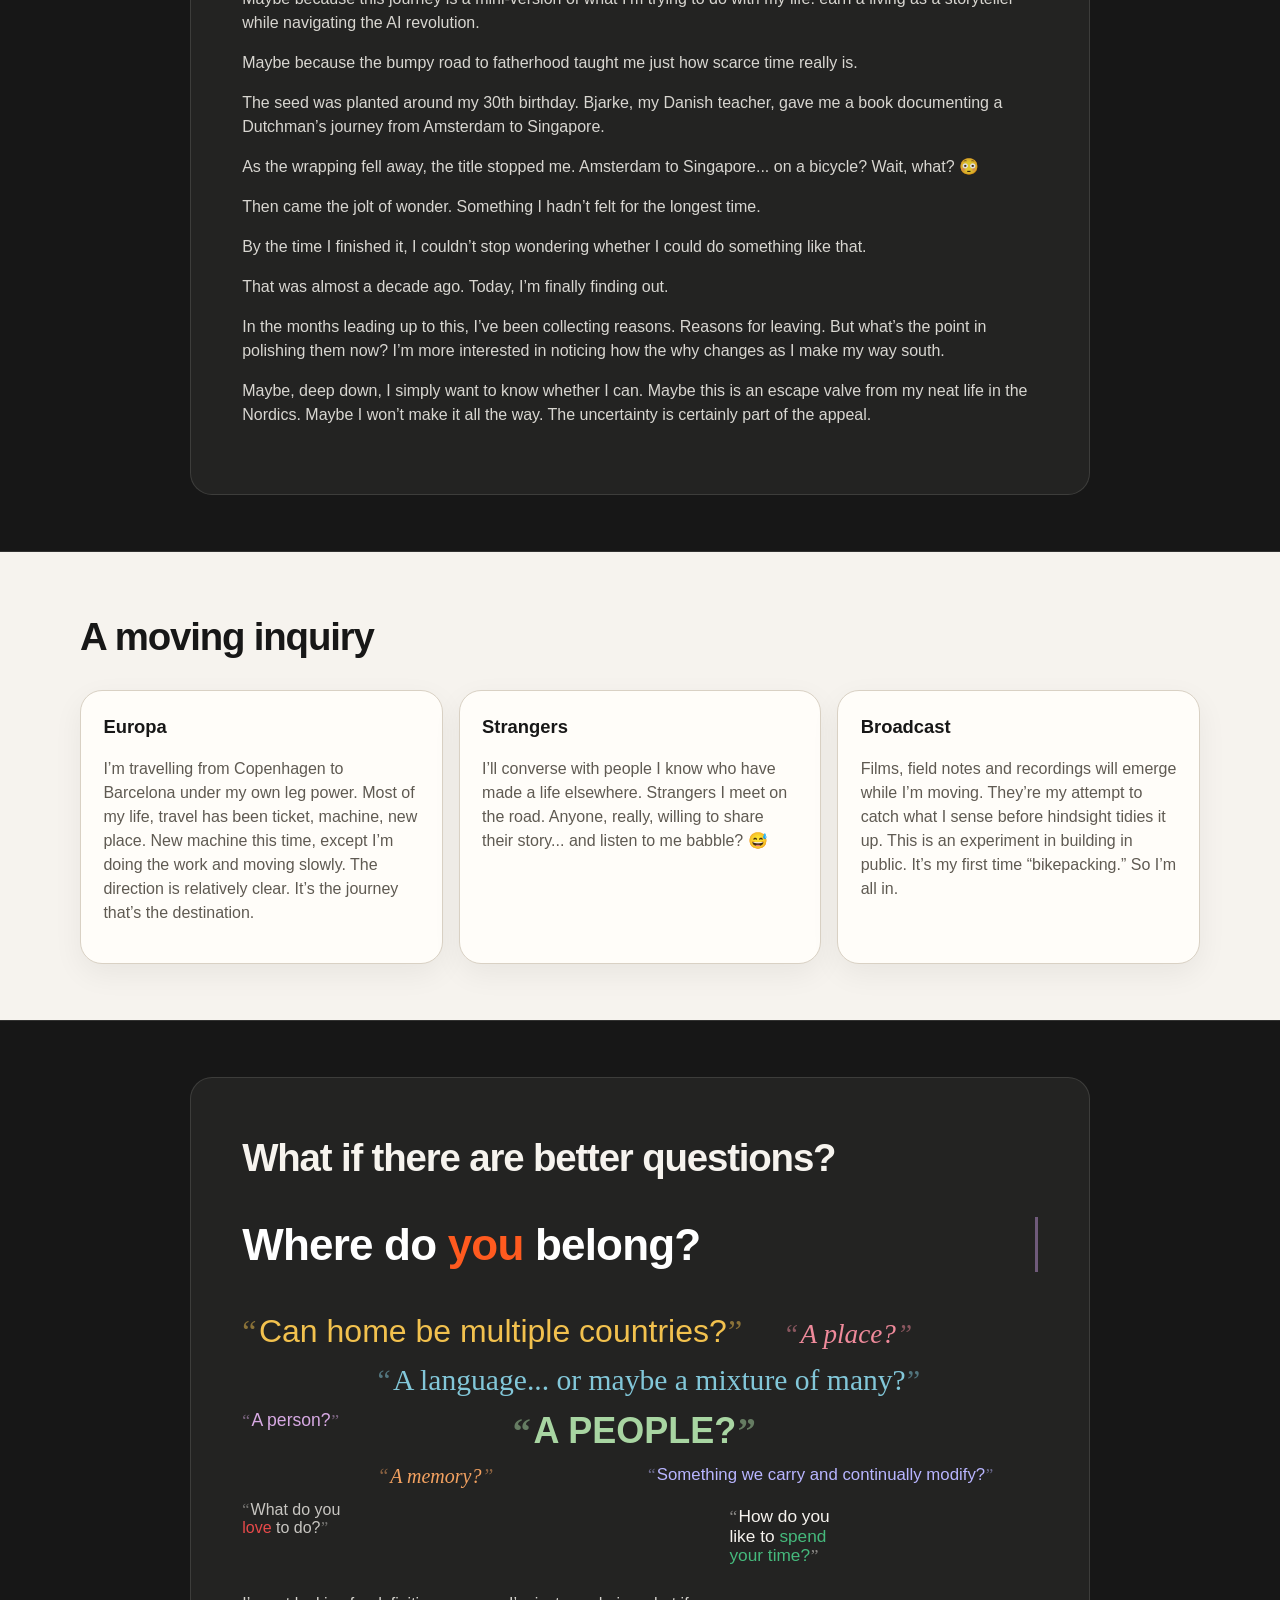
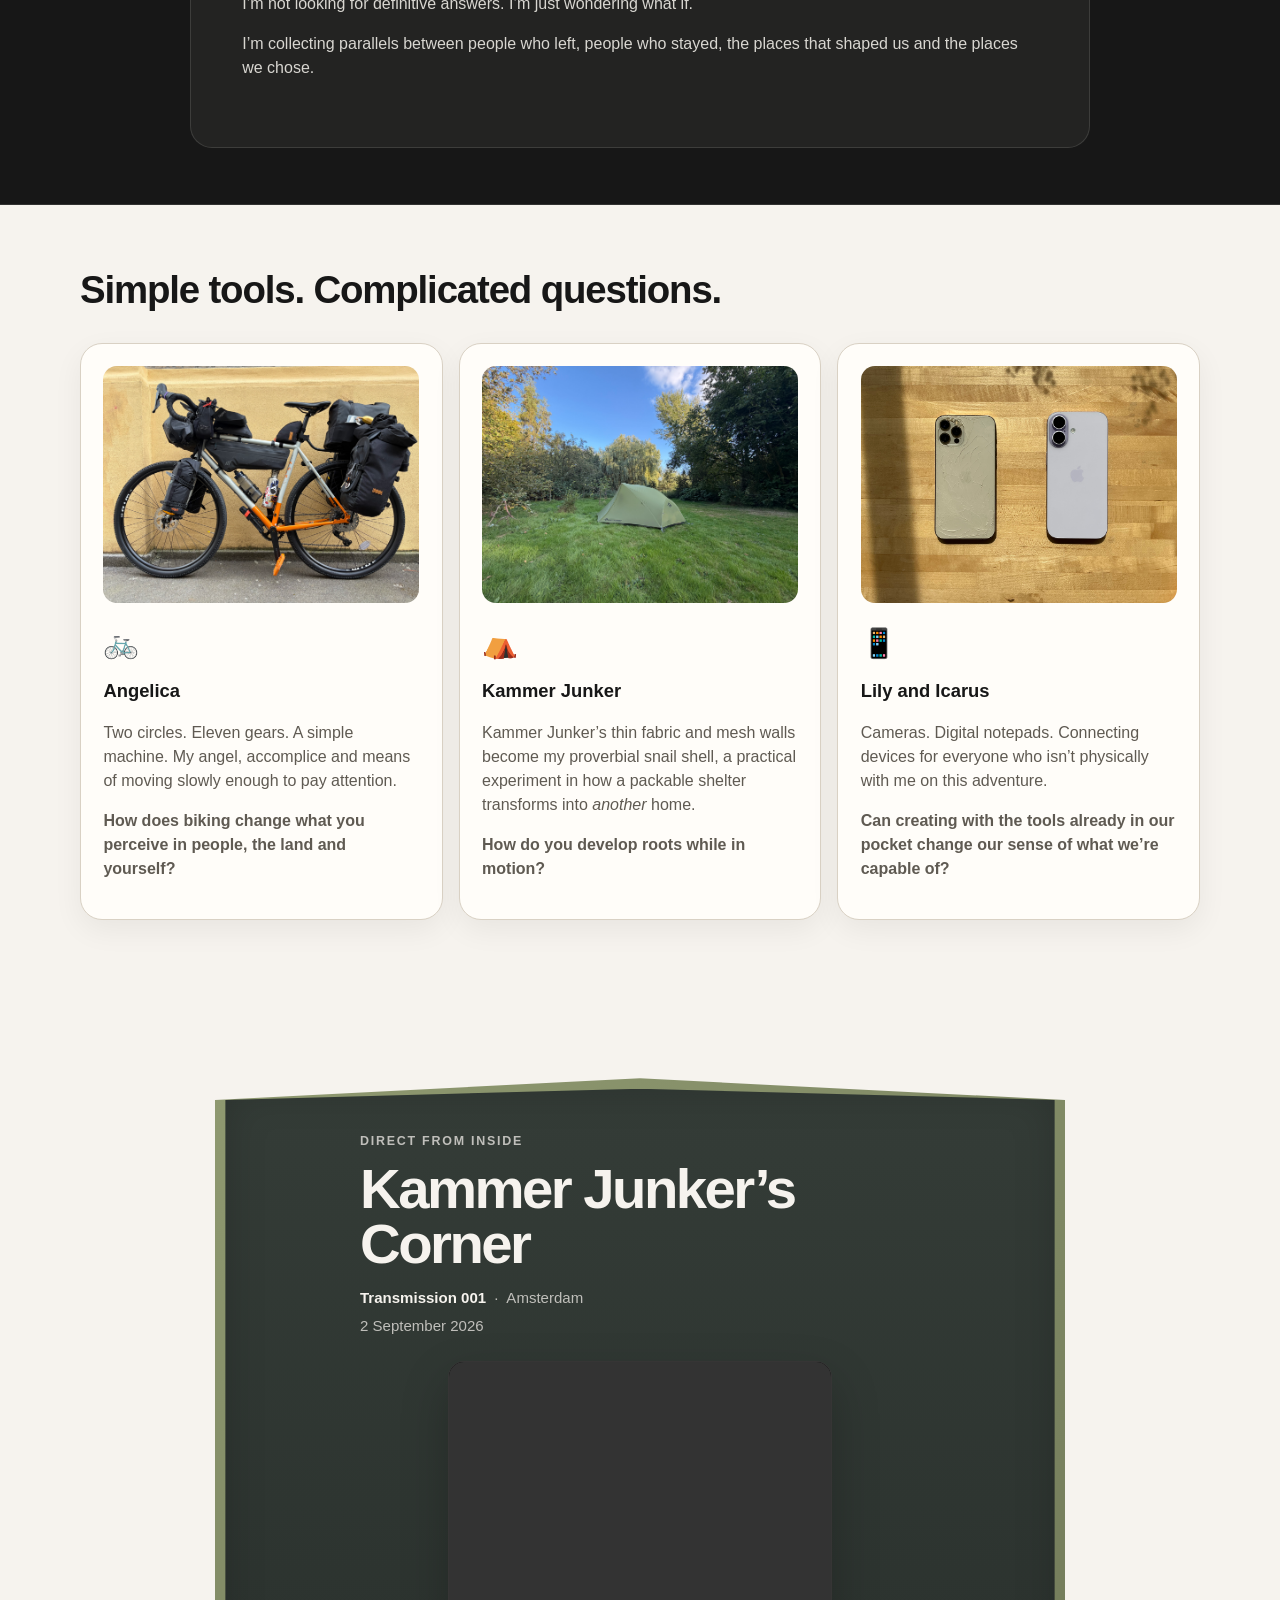
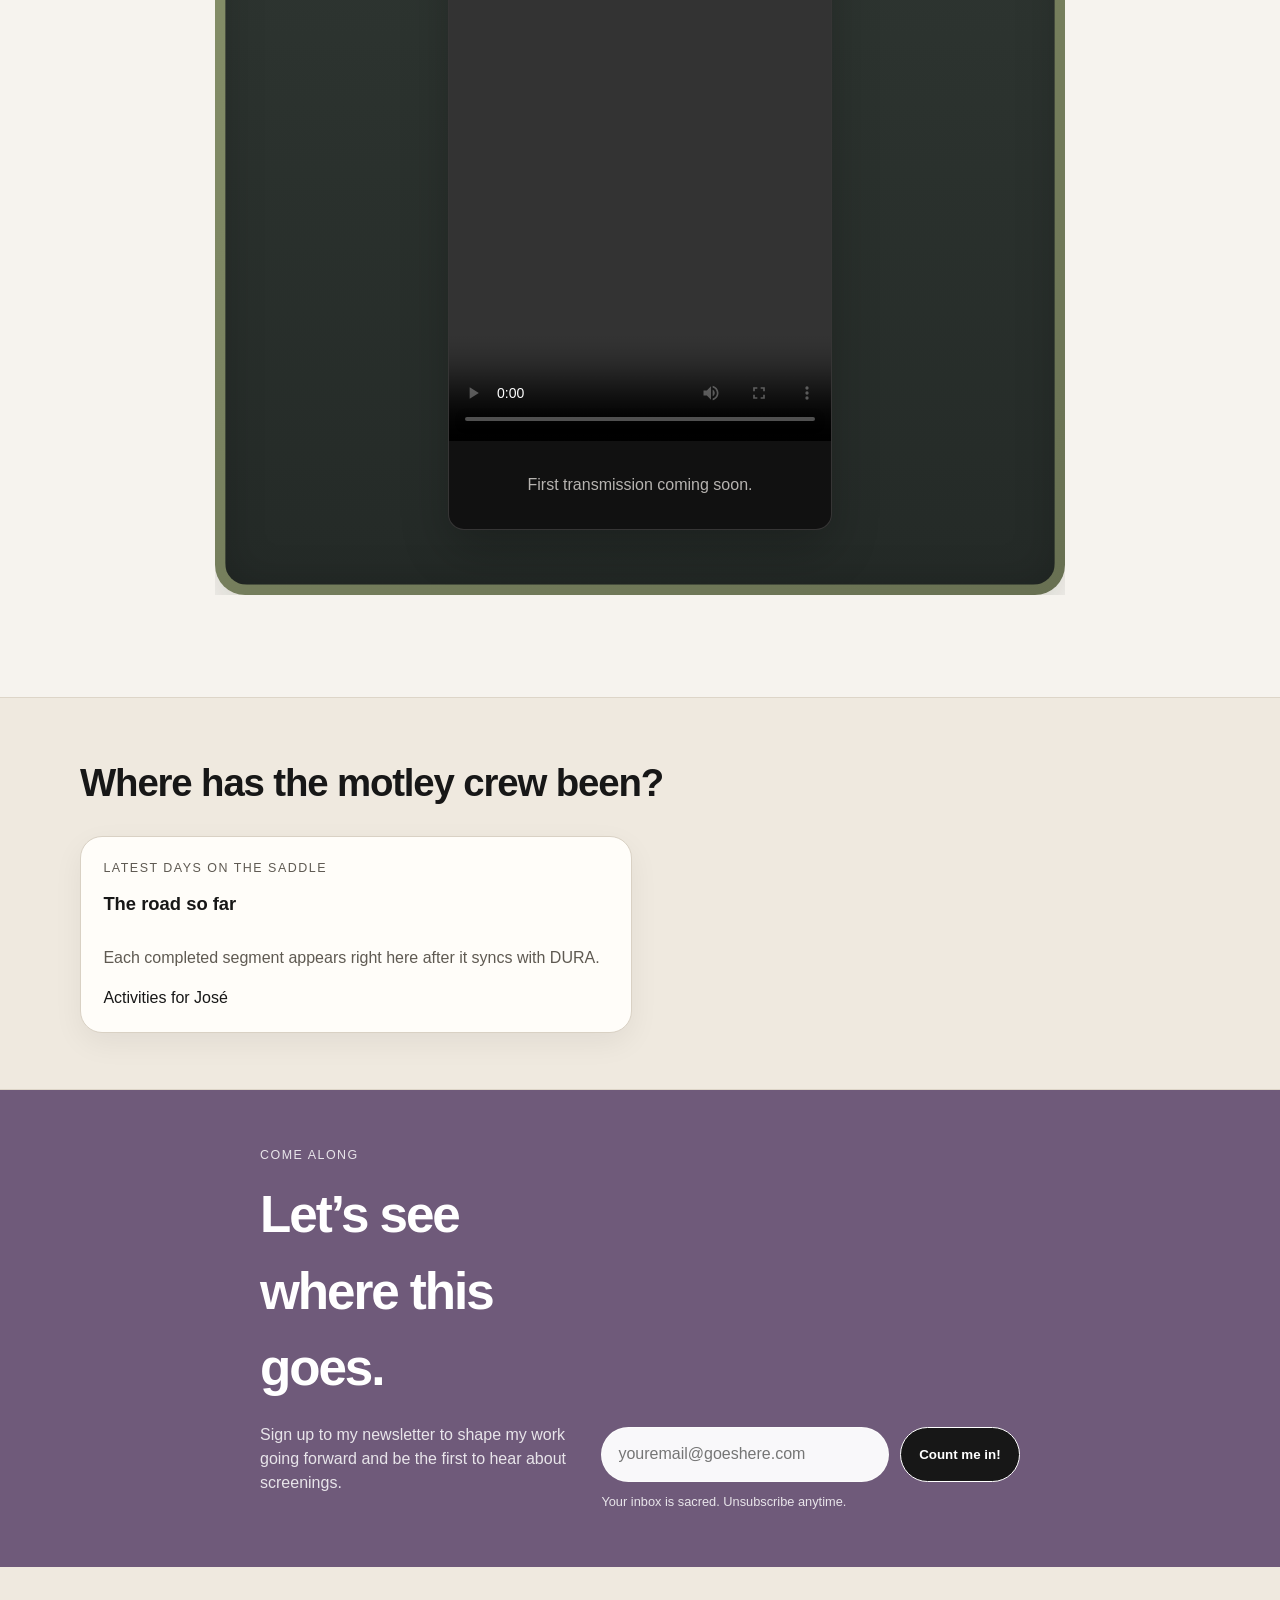
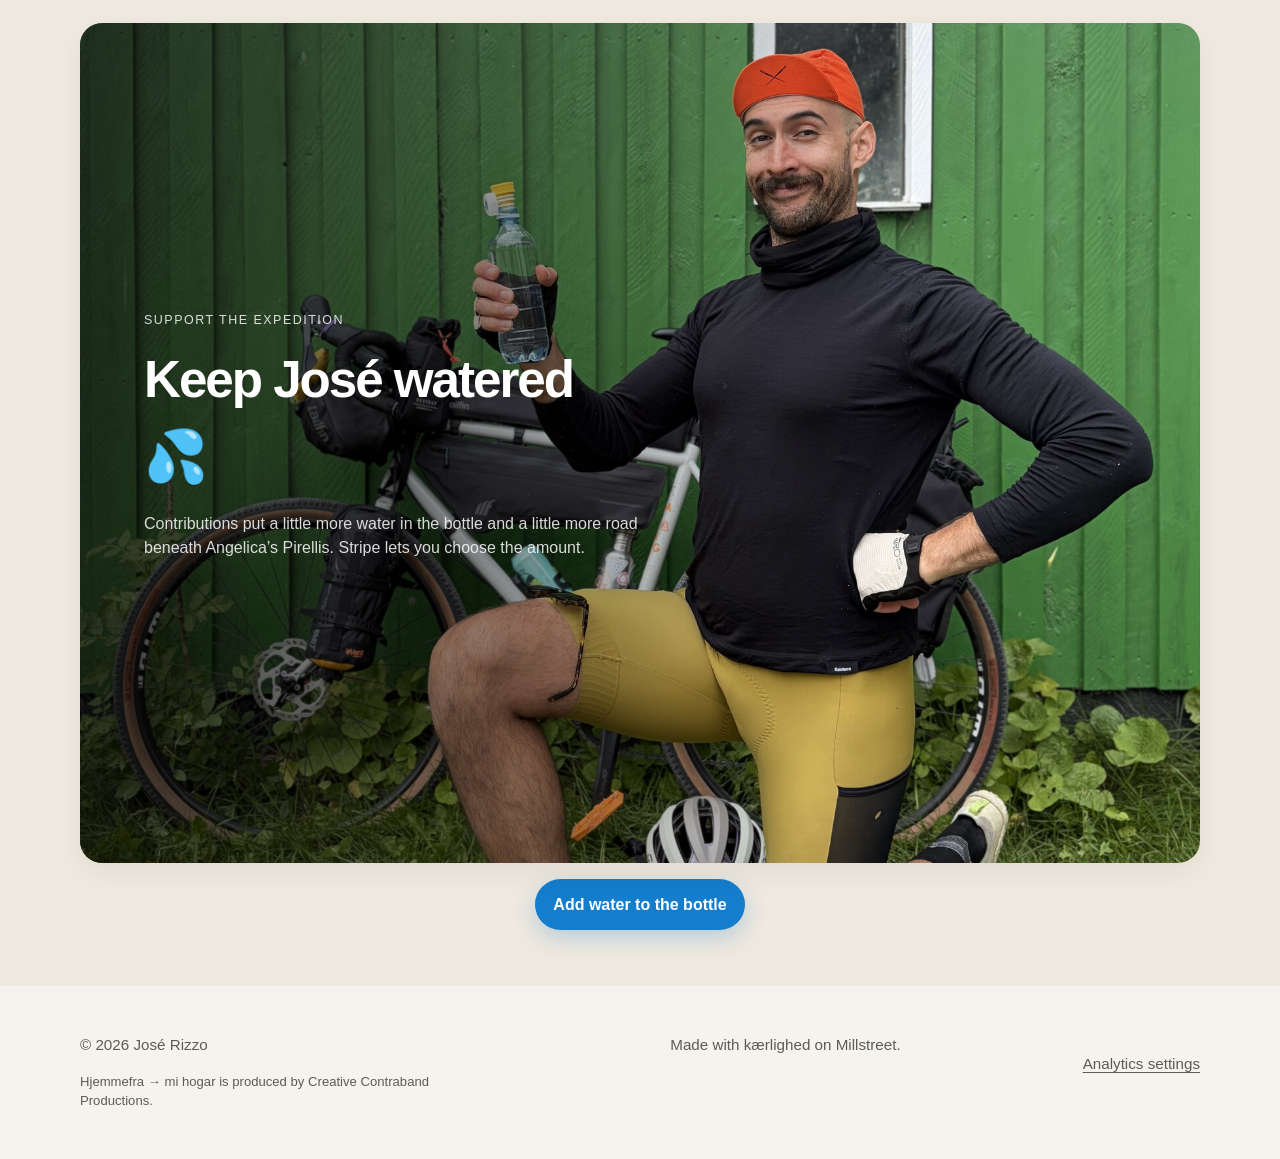
<file: expedition.html>
<!DOCTYPE html><html lang="en"><head><meta charset="UTF-8" /><meta name="viewport" content="width=device-width, initial-scale=1.0" /><meta http-equiv="X-UA-Compatible" content="IE=edge"><title>Hjemmefra → mi hogar | José Rizzo</title><meta name="description" content="Hjemmefra → mi hogar: José Rizzo cycles from Copenhagen to Barcelona, exploring home, identity and belonging along the way." /><link rel="canonical" href="https://joserizzo.com/expedition.html"><meta property="og:type" content="website"><meta property="og:title" content="Hjemmefra → mi hogar | José Rizzo"><meta property="og:description" content="A bicycle expedition from Copenhagen to Barcelona exploring home, identity and belonging."><meta property="og:url" content="https://joserizzo.com/expedition.html"><meta property="og:image" content="https://joserizzo.com/images/keep-jose-watered.jpg"><meta property="og:image:alt" content="José beside his loaded bicycle, raising a water bottle"><meta name="twitter:card" content="summary_large_image"><meta name="twitter:title" content="Hjemmefra → mi hogar | José Rizzo"><meta name="twitter:description" content="CPH → BCN by bicycle, exploring home, identity and belonging."><meta name="twitter:image" content="https://joserizzo.com/images/keep-jose-watered.jpg"><link rel="icon" type="image/png" sizes="32x32" href="/favicon-32.png"><link rel="icon" type="image/png" sizes="64x64" href="/favicon-64.png"><link rel="apple-touch-icon" sizes="180x180" href="/apple-touch-icon.png"><link rel="stylesheet" href="style.css" /><link rel="stylesheet" href="kjc.css" /><script src="analytics-consent.js?rev=d57a564" defer></script><style>#question .container{border-color:var(--accent-soft)}.expedition-pills a{color:inherit;text-decoration:none}.expedition-route-media{margin:1.1rem 0 1.25rem}.expedition-route-video{display:block;width:100%;max-height:31rem;aspect-ratio:512/910;object-fit:contain;background:#171717;border-radius:calc(var(--radius) - 8px)}.expedition-route-two{color:var(--accent-soft)}.expedition-tool-image{display:block;width:100%;aspect-ratio:4/3;object-fit:cover;border-radius:calc(var(--radius) - 8px);margin:0 0 1.15rem}#lily-and-icarus .expedition-tool-image{object-position:center}#angelica,#kammer-junker,#lily-and-icarus{scroll-margin-top:6rem}.brand-e-accent{position:relative;display:inline-block}.brand-e-accent::after{content:"´";position:absolute;left:.14em;top:-.08em;color:var(--accent-soft);font-weight:inherit;pointer-events:none}.expedition-question-intro{margin:0 0 .9rem;opacity:0;animation:originCopyFade 700ms 4.1s ease both}.expedition-question-body{opacity:0;animation:originBodyFade 750ms 5.5s ease both}.expedition-question-reaction{margin:1.35rem calc(-1 * clamp(1.5rem,4vw,3.25rem));padding:1rem clamp(1.5rem,4vw,3.25rem);background:#fff;color:var(--text)!important}.expedition-question-reaction .reaction-last{display:block;margin-top:.7rem}.expedition-origin-head{overflow:hidden;padding-bottom:.18em}.expedition-origin-question{text-transform:none;line-height:1.08;padding-bottom:.06em}.expedition-origin-question span{display:inline-block}.origin-where{animation:originFromRight 780ms cubic-bezier(.16,.84,.24,1) both}.origin-you{animation:originFromTop 820ms 320ms cubic-bezier(.16,.84,.24,1) both,originYouColor 1600ms 1200ms ease-in-out both}.origin-from{animation:originFromLeft 800ms 2.95s cubic-bezier(.16,.84,.24,1) both}.question-love{color:#e84a4a}.expedition-question-cloud .question-time{color:inherit!important;transform:translate(22rem,.4rem);transform-origin:left center;margin-top:1.35rem;font-size:1.08em}.question-time-accent{color:#45B97C}.unfinished-why{color:var(--accent-soft)}@keyframes originFromRight{from{opacity:0;transform:translateX(65vw)}to{opacity:1;transform:translateX(0)}}@keyframes originFromLeft{from{opacity:0;transform:translateX(-65vw)}to{opacity:1;transform:translateX(0)}}@keyframes originFromTop{from{opacity:0;transform:translateY(-30vh)}to{opacity:1;transform:translateY(0)}}@keyframes originYouColor{0%{color:inherit}18%{color:#ff6b35}36%{color:#f26a5a}54%{color:#e84a8a}72%{color:#f3a93b}86%{color:#ffd447}100%{color:#405FDC}}@keyframes originCopyFade{from{opacity:0;transform:translateY(.35rem)}to{opacity:1;transform:translateY(0)}}@keyframes originBodyFade{from{opacity:0}to{opacity:1}}@media(max-width:700px){#belonging .expedition-question-cloud{grid-template-columns:repeat(4,minmax(0,1fr));gap:1rem .7rem}#belonging .expedition-question-cloud p:nth-child(6){transform:translate(-.55rem,0)}#belonging .expedition-question-cloud p:nth-child(8){grid-column:1/3;width:auto;max-width:none;font-size:1.02rem;line-height:1.15;transform:translate(-.15rem,.35rem)}#belonging .expedition-question-cloud .question-time{grid-column:2/5;color:inherit!important;transform:translate(2.6rem,-2.35rem);width:calc(100% - 2.6rem);max-width:none;margin-top:.1rem;text-align:left;font-size:1.05rem;line-height:1.15}#belonging .expedition-question-cloud .question-time span{display:inline}#belonging .expedition-question-cloud .question-time .question-time-accent{color:#45B97C}}@media(prefers-reduced-motion:reduce){.origin-where,.origin-you,.origin-from,.expedition-question-intro,.expedition-question-body{animation:none;opacity:1}.origin-you{color:#405FDC}}</style></head><body><header class="site-header"><div class="container nav"><a href="index.html" class="brand"><img src="images/jr-mark.png" alt="JR mark" class="brand-mark" /><span>Jos<span class="brand-e-accent">e</span> Rizzo</span></a><nav class="nav-links" aria-label="Primary navigation"><a href="expedition.html" aria-current="page">Expedition</a><a href="index.html#video">Video</a><a href="index.html#writing">Writing</a><a href="index.html#about">About</a><a href="index.html#connect">Connect</a></nav></div></header><main><section id="question" class="section expedition-dark"><div class="container narrow"><p class="expedition-question-intro">We’ve all heard it before and likely used it at some point.</p><div class="section-head expedition-origin-head"><h1 class="page-title expedition-origin-question" aria-label="where are you from?"><span class="origin-where">where are</span> <span class="origin-you">you</span> <span class="origin-from">from?...</span></h1></div><div class="expedition-question-body"><p class="expedition-question-reaction">That question has caused me dread, distress, delight, shame, confusion.<span class="reaction-last">It still can.</span></p><p>I’ve learned to answer calmly. Over the years, I’ve experimented with all types of answers: funny ones, short ones, long ones, no answers, new answers.</p><p>I don’t take myself too seriously anymore. Contradictions and I get along much better nowadays. 😏</p><p>What has always fascinated me is how such a simple question can stir up so much.</p><p>Whether you’re a multiculturite, have parents from different backgrounds, are a third-culture kid, or simply don’t feel you belong in the place where you were born, sometimes a one- or two-word answer just feels like shortchange.</p><p>Maybe that’s a José problem. I don’t know.</p></div></div></section><section class="expedition-hero"><div class="container expedition-hero-grid"><div><p class="section-label">A moving investigation</p><h2 class="expedition-title">Hjemmefra <span class="expedition-arrow" aria-hidden="true">→</span> mi hogar</h2><p class="expedition-lead">I’m traversing Europe, questioning identity, belonging and this thing called home. Again... but this time on a bike. 😅</p><div class="hero-actions"><a class="button button-primary" href="#support">Keep José watered 💦</a><a class="button button-secondary" href="mailto:jose@joserizzo.com?subject=Hjemmefra%20%E2%86%92%20mi%20hogar">Say hola 👋🏼</a></div></div><aside class="expedition-route-card" aria-label="Expedition route and equipment"><p class="section-label">The route</p><p class="expedition-route">CPH <span class="expedition-route-two" aria-hidden="true">2</span> BCN</p><div class="expedition-route-media"><video class="expedition-route-video" autoplay muted playsinline preload="metadata" aria-label="Animated route from Copenhagen to Barcelona"><source src="images/hjemefra-route-study-01%203.mp4" type="video/mp4"></video></div><p class="expedition-route-note">The path takes shape one pedal stroke at a time. There are a few rigid checkpoints, but the actual route is decided a day at a time. Wind, rain and curiosity show the way.</p><p class="expedition-route-note"><strong>Moving motto</strong><br><span lang="la"><em>Aut inveniam viam aut faciam.</em></span><br><span>(Find a way or make one.)</span></p><div class="expedition-pills" aria-label="Expedition essentials"><span><a href="#angelica">Angelica</a></span><span><a href="#kammer-junker">Home</a></span><span><a href="#lily-and-icarus">Camera(s)</a></span></div></aside></div></section><section id="road" class="section section-alt"><div class="container"><div class="section-head"><p class="section-label">Follow the journey</p><h2>Watch it. Read it.</h2></div><div class="cards"><article class="card"><p class="section-label">Watch</p><h3 id="latest-expedition-video-title">Latest visual dispatch</h3><div class="video-frame"><iframe id="latest-expedition-video-iframe" src="" title="Latest expedition video" frameborder="0" allow="accelerometer; clipboard-write; encrypted-media; gyroscope; picture-in-picture; web-share" allowfullscreen></iframe></div><a class="text-link" href="https://www.youtube.com/playlist?list=PLJ0_ZP06xQl4" target="_blank" rel="noopener noreferrer">Watch the visual journey on YouTube</a></article><article class="card"><p class="section-label">Read</p><h3>Field Note 006 🇳🇱 Hallo Nederland.</h3><p>Contradictions or…? Deutschland: wet, headwinds… enjoyable. Nederlands: sunny, tailwinds… enjoyable.</p><a class="text-link" href="https://culturalcontraband.substack.com/s/hjemmefra-mi-hogar" target="_blank" rel="noopener noreferrer">Read the Field Notes on Substack</a></article></div></div></section><section id="why" class="section expedition-dark"><div class="container narrow"><div class="section-head"><h2>The <em class="unfinished-why">(unfinished)</em> why</h2></div><p>Sí, completely unnecessary. I know. Pity me. I suffer from FOMO and have convinced myself this might be a worthwhile opportunity to practise this whole filmmaker-documentarist thingy in public. Besides, I’m too young and too poor to buy a sports car to soothe my midlife crisis. Luckily, my wife Sofie and our son Valentino fully support this self-inflicted mission.</p><p>Life is a struggle. Particularly when you’re split between places. That split has been my burden. Yet being a multiculturite is also a blessing, and perhaps my unfair advantage.</p><p>Okay, José. Whoop-t-doo. Good for you. 😮‍💨</p><p>Truth is, I don’t know.</p><p>Maybe because I can, at least technically, and I don’t take that for granted.</p><p>Maybe because this journey is a mini-version of what I’m trying to do with my life: earn a living as a storyteller while navigating the AI revolution.</p><p>Maybe because the bumpy road to fatherhood taught me just how scarce time really is.</p><p>The seed was planted around my 30th birthday. Bjarke, my Danish teacher, gave me a book documenting a Dutchman’s journey from Amsterdam to Singapore.</p><p>As the wrapping fell away, the title stopped me. Amsterdam to Singapore... on a bicycle? Wait, what? 😳</p><p>Then came the jolt of wonder. Something I hadn’t felt for the longest time.</p><p>By the time I finished it, I couldn’t stop wondering whether I could do something like that.</p><p>That was almost a decade ago. Today, I’m finally finding out.</p><p>In the months leading up to this, I’ve been collecting reasons. Reasons for leaving. But what’s the point in polishing them now? I’m more interested in noticing how the why changes as I make my way south.</p><p>Maybe, deep down, I simply want to know whether I can. Maybe this is an escape valve from my neat life in the Nordics. Maybe I won’t make it all the way. The uncertainty is certainly part of the appeal.</p></div></section><section id="what" class="section"><div class="container"><div class="section-head"><h2>A moving inquiry</h2></div><div class="expedition-grid"><article class="card"><h3>Europa</h3><p>I’m travelling from Copenhagen to Barcelona under my own leg power. Most of my life, travel has been ticket, machine, new place. New machine this time, except I’m doing the work and moving slowly. The direction is relatively clear. It’s the journey that’s the destination.</p></article><article class="card"><h3>Strangers</h3><p>I’ll converse with people I know who have made a life elsewhere. Strangers I meet on the road. Anyone, really, willing to share their story... and listen to me babble? 😅</p></article><article class="card"><h3>Broadcast</h3><p>Films, field notes and recordings will emerge while I’m moving. They’re my attempt to catch what I sense before hindsight tidies it up. This is an experiment in building in public. It’s my first time “bikepacking.” So I’m all in.</p></article></div></div></section><section id="belonging" class="section expedition-dark"><div class="container narrow"><div class="section-head"><h2>What if there are better questions?</h2></div><div class="expedition-question" aria-label="Where do you belong?"><p class="expedition-typewriter" aria-hidden="true">Where do <span class="reader-you">you</span> belong?</p></div><div class="expedition-question-cloud" aria-label="Better questions for meeting people"><p>Can home be multiple countries?</p><p>A place?</p><p>A language... or maybe a mixture of many?</p><p>A person?</p><p>A people?</p><p>A memory?</p><p>Something we carry and continually modify?</p><p>What do you <span class="question-love">love</span> to do?</p><p class="question-time"><span>How do you like to</span> <span class="question-time-accent">spend your time?</span></p></div><p>I’m not looking for definitive answers. I’m just wondering what if.</p><p>I’m collecting parallels between people who left, people who stayed, the places that shaped us and the places we chose.</p></div></section><section id="how" class="section"><div class="container"><div class="section-head"><h2>Simple tools. Complicated questions.</h2></div><div class="expedition-grid expedition-grid-three"><article class="card" id="angelica"><img class="expedition-tool-image" src="images/IMG_5264.jpeg" alt="Angelica, the loaded expedition bicycle, against a warm yellow wall" loading="lazy"><p class="expedition-card-icon" aria-hidden="true">🚲</p><h3>Angelica</h3><p>Two circles. Eleven gears. A simple machine. My angel, accomplice and means of moving slowly enough to pay attention.</p><p><strong>How does biking change what you perceive in people, the land and yourself?</strong></p></article><article class="card" id="kammer-junker"><img class="expedition-tool-image" src="images/IMG_5856.jpeg" alt="Kammer Junker pitched in a green garden" loading="lazy"><p class="expedition-card-icon" aria-hidden="true">⛺</p><h3>Kammer Junker</h3><p>Kammer Junker’s thin fabric and mesh walls become my proverbial snail shell, a practical experiment in how a packable shelter transforms into <em>another</em> home.</p><p><strong>How do you develop roots while in motion?</strong></p></article><article class="card" id="lily-and-icarus"><img class="expedition-tool-image" src="images/IMG_0211.jpeg" alt="Icarus and Lily resting side by side on a sunlit wooden surface" loading="lazy"><p class="expedition-card-icon" aria-hidden="true">📱</p><h3>Lily and Icarus</h3><p>Cameras. Digital notepads. Connecting devices for everyone who isn’t physically with me on this adventure.</p><p><strong>Can creating with the tools already in our pocket change our sense of what we’re capable of?</strong></p></article></div></div></section><section id="kammer-junkers-corner" class="kjc-section kjc-outside" aria-labelledby="kjc-title"><div class="container"><div class="kjc-threshold"><article class="kjc-panel"><header class="kjc-header"><p class="kjc-signal">Direct from inside</p><h2 class="kjc-title" id="kjc-title">Kammer Junker’s Corner</h2><div class="kjc-meta" id="kjc-meta" hidden><span class="kjc-meta-primary" id="kjc-transmission-number">Transmission 001</span><span aria-hidden="true">·</span><span id="kjc-location">Amsterdam</span><time id="kjc-date" datetime="2026-09-02">2 September 2026</time></div></header><p class="kjc-note" id="kjc-note" hidden></p><div class="kjc-video-shell"><video class="kjc-video" id="kjc-video" controls playsinline preload="metadata" aria-label="Latest Kammer Junker’s Corner transmission" hidden>Your browser does not support embedded video.</video><p class="kjc-status" id="kjc-status">First transmission coming soon.</p></div></article></div></div></section><section id="follow" class="section section-alt"><div class="container"><div class="section-head"><h2>Where has the motley crew been?</h2></div><div class="expedition-follow-grid"><article class="card expedition-feature-card"><p class="section-label">Latest days on the saddle</p><h3>The road so far</h3><p>Each completed segment appears right here after it syncs with DURA.</p><div class="expedition-rwgps-widget"><a class="rwgps-widget" href="https://ridewithgps.com/users/10063744" data-rwgps-metric="1" data-rwgps-user-id="10063744" data-rwgps-activities-count="3">Activities for José</a></div><script>(function(d,s){if(!d.getElementById("rwgps-sdk")){var el=d.getElementsByTagName(s)[0],js=d.createElement(s);js.id="rwgps-sdk";js.src="https://ridewithgps.com/javascripts/sdk.js?1786482961047";el.parentNode.insertBefore(js,el);}})(document,"script");</script></article></div></div></section><section id="dispatches" class="section expedition-dispatches"><div class="container narrow"><div class="expedition-dispatches-card"><div><p class="section-label">Come along</p><h2>Let’s see where this goes.</h2><p>Sign up to my newsletter to shape my work going forward and be the first to hear about screenings.</p></div><form action="https://buttondown.com/api/emails/embed-subscribe/joserizzo" method="post" class="expedition-signup-form"><label class="visually-hidden" for="bd-email">Your email address</label><div class="expedition-signup-fields"><input type="email" name="email" id="bd-email" autocomplete="email" placeholder="youremail@goeshere.com" required /><input type="hidden" value="1" name="embed" /><button class="button button-primary" type="submit">Count me in!</button></div><p class="expedition-consent">Your inbox is sacred. Unsubscribe anytime.</p></form></div></div></section><section id="support" class="section expedition-support-section"><div class="container"><div class="expedition-support-visual"><img src="images/keep-jose-watered.jpg" alt="José kneeling beside his loaded bicycle, smiling and raising a water bottle" class="expedition-support-image" /><div class="expedition-support-copy"><p class="section-label">Support the expedition</p><h2>Keep José watered 💦</h2><p>Contributions put a little more water in the bottle and a little more road beneath Angelica’s Pirellis. Stripe lets you choose the amount.</p></div></div><a class="button button-primary expedition-support-button" href="https://buy.stripe.com/8x27sL2Xs1cMfY11uubQY01" target="_blank" rel="noopener noreferrer">Add water to the bottle</a></div></section></main><footer class="site-footer"><div class="container footer-inner"><div><p>© <span id="year"></span> José Rizzo</p><p class="expedition-legal">Hjemmefra → mi hogar is produced by Creative Contraband Productions.</p></div><p class="millstreet">Made with kærlighed on Millstreet.</p></div></footer><script>document.getElementById("year").textContent=new Date().getFullYear();async function loadLatestExpeditionVideo(){const endpoint="https://primus.jiprizzo.workers.dev";const titleEl=document.getElementById("latest-expedition-video-title");const iframeEl=document.getElementById("latest-expedition-video-iframe");try{const res=await fetch(endpoint);const data=await res.json();titleEl.textContent=data.title;iframeEl.src=`${data.embedUrl}?rel=0`;}catch(error){console.error("Failed to load latest expedition video:",error);titleEl.textContent="Latest visual dispatch";}}loadLatestExpeditionVideo();async function loadLatestKjcTransmission(){const endpoint="https://kjc-field-station.jiprizzo.workers.dev/api/latest";const video=document.getElementById("kjc-video");const status=document.getElementById("kjc-status");try{const response=await fetch(endpoint,{cache:"no-store"});if(!response.ok)throw new Error(`KJC endpoint returned ${response.status}`);const data=await response.json();document.getElementById("kjc-transmission-number").textContent=`Transmission ${data.number}`;document.getElementById("kjc-location").textContent=data.location;const date=document.getElementById("kjc-date");date.dateTime=data.date;date.textContent=new Intl.DateTimeFormat("en-GB",{day:"numeric",month:"long",year:"numeric",timeZone:"UTC"}).format(new Date(`${data.date}T00:00:00Z`));const note=document.getElementById("kjc-note");if(data.note){note.textContent=data.note;note.hidden=false;}document.getElementById("kjc-meta").hidden=false;video.src=data.videoUrl;video.hidden=false;status.hidden=true;}catch(error){console.info("KJC transmission is not published yet:",error);}}loadLatestKjcTransmission();</script></body></html>
</file>
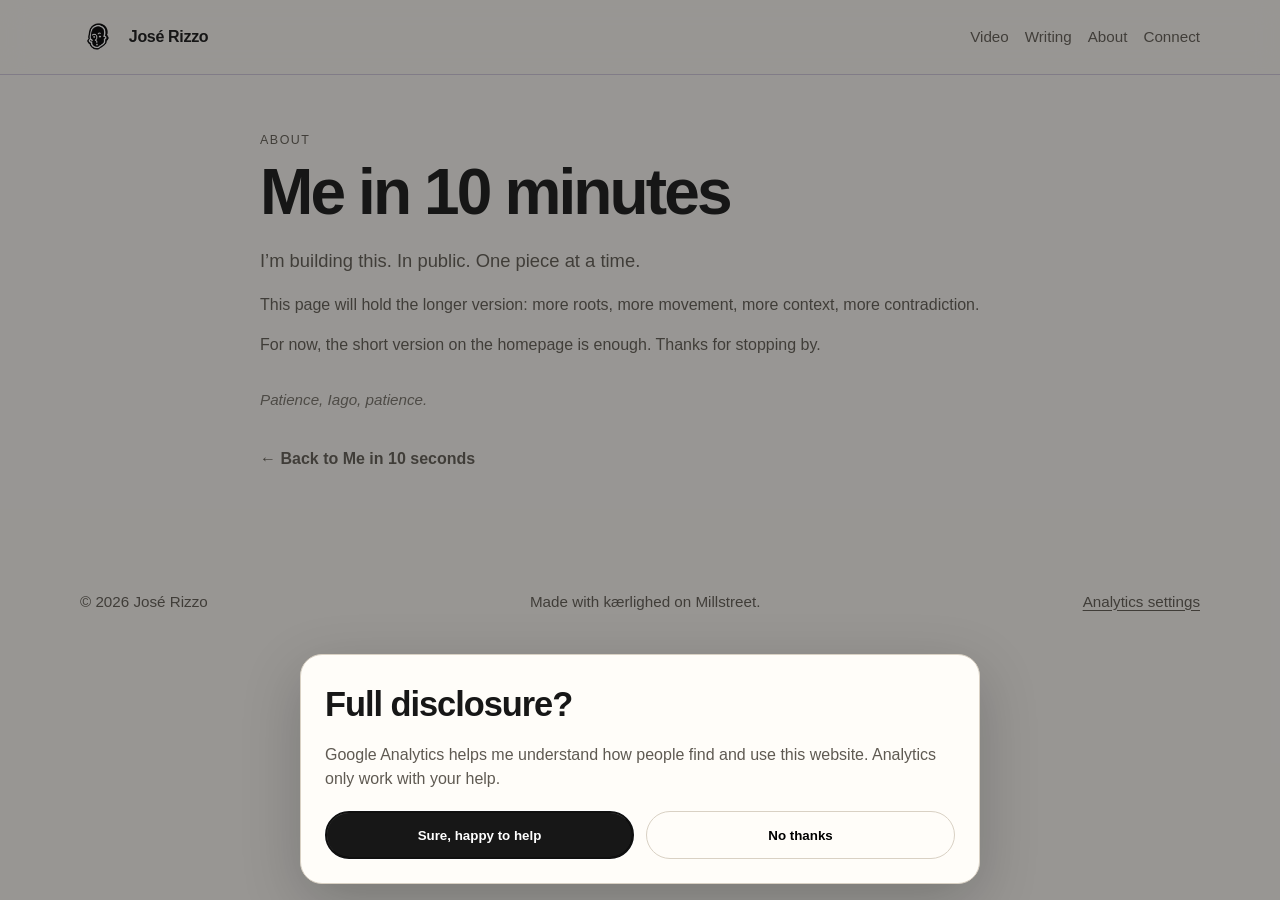
<file: roots-in-motion.html>
<!DOCTYPE html>
<html lang="en">
<head>
  <meta charset="UTF-8" />
  <meta name="viewport" content="width=device-width, initial-scale=1.0" />
  <meta http-equiv="X-UA-Compatible" content="IE=edge">
  <title>Me in 10 minutes — José Rizzo</title>
  <meta
    name="description"
    content="A deeper introduction to José Rizzo."
  />
  <link rel="icon" type="image/png" sizes="32x32" href="/favicon-32.png">
  <link rel="icon" type="image/png" sizes="64x64" href="/favicon-64.png">
  <link rel="apple-touch-icon" sizes="180x180" href="/apple-touch-icon.png">
  <link rel="stylesheet" href="style.css" />
  <script src="analytics-consent.js" defer></script>
</head>
<body>
  <header class="site-header">
    <div class="container nav">
      <a href="index.html" class="brand">
        <img src="images/jr-mark.png" alt="JR mark" class="brand-mark" />
        <span>José Rizzo</span>
      </a>

      <nav class="nav-links">
        <a href="index.html#video">Video</a>
        <a href="index.html#writing">Writing</a>
        <a href="index.html#about">About</a>
        <a href="index.html#connect">Connect</a>
      </nav>
    </div>
  </header>

  <main>
    <section class="section">
      <div class="container narrow">
        <div class="section-head">
          <p class="section-label">About</p>
          <h1 class="page-title">Me in 10 minutes</h1>
        </div>

        <p class="page-intro">
            I’m building this. In public. One piece at a time. 
        </p>

        <p>
          This page will hold the longer version: more roots, more movement, more
          context, more contradiction.
        </p>

        <p>
          For now, the short version on the homepage is enough. Thanks for stopping by. 
        </p>

        <p class="easter-egg">
          Patience, Iago, patience.
        </p>

        <p class="about-forward">
          <a class="text-link" href="index.html#about">← Back to Me in 10 seconds</a>
        </p>
      </div>
    </section>
  </main>

  <footer class="site-footer">
    <div class="container footer-inner">
      <p>© <span id="year"></span> José Rizzo</p>
      <p class="millstreet">
        Made with kærlighed on Millstreet.
      </p>
    </div>
  </footer>

  <script>
    document.getElementById("year").textContent = new Date().getFullYear();
  </script>
</body>
</html>
</file>
<file: style.css>
:root {
  /* colors */
  --bg: #f6f3ee;
  --bg-alt: #efe9df;
  --text: #171717;
  --muted: #5f5a52;
  --line: #d9d1c4;
  --card: #fffdf9;
  --accent: #171717;
  --accent-soft: #6f5a7a;
  
  /* layout */
  --max: 1120px;
  --radius: 22px;
  
  /* effects */
  --shadow: 0 10px 30px rgba(0, 0, 0, 0.06);
}

* {
  box-sizing: border-box;
}

.visually-hidden {
  position: absolute;
  width: 1px;
  height: 1px;
  padding: 0;
  margin: -1px;
  overflow: hidden;
  clip: rect(0, 0, 0, 0);
  white-space: nowrap;
  border: 0;
}

html {
  scroll-behavior: smooth;
}

body {
  margin: 0;
  font-family: -apple-system, BlinkMacSystemFont, "Segoe UI", Roboto, Helvetica, Arial, sans-serif;
  color: var(--text);
  background: var(--bg);
  line-height: 1.5;
}

img {
  max-width: 100%;
  display: block;
}

a {
  color: inherit;
  text-decoration: none;
}

.container {
  width: min(calc(100% - 4rem), var(--max));
  margin: 0 auto;
}

.narrow {
  max-width: 760px;
}

.site-header {
  position: sticky;
  top: 0;
  z-index: 20;
  backdrop-filter: blur(14px);
  background: rgba(246, 243, 238, 0.78);
  border-bottom: 1px solid #cfc5d9;
}

.nav {
  min-height: 74px;
  display: flex;
  align-items: center;
  justify-content: space-between;
  gap: 1rem;
}

.brand {
  display: inline-flex;
  align-items: center;
  gap: 0.8rem;
  font-weight: 700;
  letter-spacing: -0.02em;
}

.brand-mark {
  width: 36px;
  height: 36px;
  object-fit: contain;
}

.nav-links {
  display: flex;
  gap: 1rem;
  flex-wrap: wrap;
}

.nav-links a {
  color: var(--muted);
  font-size: 0.95rem;
}

.nav-links a:hover {
    color: var(--accent-soft);
}

.current-expedition {
  display: block;
  background: var(--text);
  color: var(--bg);
}

.current-expedition:hover {
  background: #252525;
}

.current-expedition-inner {
  min-height: 92px;
  display: grid;
  grid-template-columns: auto 1fr auto;
  gap: 1rem 1.5rem;
  align-items: center;
  padding-top: 0.8rem;
  padding-bottom: 0.8rem;
}

.current-expedition .section-label {
  margin: 0;
  color: rgba(246, 243, 238, 0.65);
}

.current-expedition strong {
  font-size: clamp(1.15rem, 2.4vw, 1.65rem);
  letter-spacing: -0.03em;
}

.current-expedition-route {
  color: rgba(246, 243, 238, 0.72);
  font-weight: 700;
}

.route-bike {
  display: inline-grid;
  width: 1.5em;
  height: 1.5em;
  place-items: center;
  margin-left: 0.15em;
  border-radius: 50%;
  background: var(--bg);
  font-size: 0.9em;
  transform: scaleX(-1);
}

.hero {
  padding: 5rem 0 3rem;
}

.hero-grid {
  display: grid;
  grid-template-columns: 1.35fr 0.85fr;
  gap: 2rem;
  align-items: center;
}

.eyebrow,
.section-label {
  margin: 0 0 0.75rem;
  text-transform: uppercase;
  letter-spacing: 0.12em;
  font-size: 0.78rem;
  color: var(--muted);
}

.film-title {
  margin-top: 8px;
  margin-bottom: 6px;
  font-size: 1.25rem;
  font-weight: 600;
}

.hero h1 {
  margin: 0 0 1rem;
  font-size: clamp(2.4rem, 5vw, 5rem);
  line-height: 0.95;
  letter-spacing: -0.045em;
  max-width: 11ch;
}

.hero-text {
  margin: 0;
  max-width: 56ch;
  color: var(--muted);
  font-size: 1.08rem;
}

#welcome-word {
  font-weight: 600;
  color: var(--accent-soft);
}

.about-grid {
  display: grid;
  grid-template-columns: minmax(0, 1.15fr) minmax(280px, 0.85fr);
  gap: clamp(2rem, 5vw, 4.5rem);
  align-items: start;
  margin-top: 1.5rem;
}

.about-copy > :first-child {
  margin-top: 0;
}

.about-portrait {
  margin: 0;
  width: min(100%, 400px);
  justify-self: end;
}

.about-portrait img {
  display: block;
  width: 100%;
  aspect-ratio: 1;
  object-fit: cover;
  border: 1px solid var(--line);
  border-radius: 50%;
  box-shadow: var(--shadow);
}

.about-forward {
  margin-top: 1.5rem;
}

.about-note {
  margin-top: 0.5rem;
  font-size: 0.9rem;
  color: var(--muted);
  opacity: 0.8;
}

.cursor {
  margin-left: 4px;
animation: blink 1s infinite;
}

@keyframes blink {
  0%   { opacity: 1; }
  50%  { opacity: 0; }
  100% { opacity: 1; }
  }

.hero-actions {
  display: flex;
  flex-wrap: wrap;
  gap: 0.9rem;
  margin-top: 1.5rem;
}

.hero-line {
  display: block;
  margin-top: 0.35em;
}

.button {
  display: inline-flex;
  align-items: center;
  justify-content: center;
  min-height: 48px;
  padding: 0.85rem 1.15rem;
  border-radius: 999px;
  font-weight: 600;
  transition: transform 0.15s ease;
}

.button:hover {
  transform: translateY(-1px);
}

.button-primary {
  background: var(--accent);
  color: #ffffff;
}

.button-secondary {
  border: 1px solid var(--line);
  background: transparent;
}

.hero-card,
.card {
  background: var(--card);
  border: 1px solid var(--line);
  border-radius: var(--radius);
  box-shadow: var(--shadow);
}

.hero-card {
  padding: 2rem;
  min-height: 380px;
  display: grid;
  place-items: center;
}

.hero-mark {
  width: min(100%, 340px);
  filter: contrast(1.05);
}

.section {
  padding: 3.5rem 0;
}

.section-alt {
  background: var(--bg-alt);
  border-top: 1px solid rgba(217, 209, 196, 0.8);
  border-bottom: 1px solid rgba(217, 209, 196, 0.8);
}

.expedition-dark {
  background: var(--text);
  color: var(--bg);
  border-top: 1px solid rgba(246, 243, 238, 0.12);
  border-bottom: 1px solid rgba(246, 243, 238, 0.12);
}

.expedition-dark .container {
  max-width: 900px;
  padding: clamp(1.5rem, 4vw, 3.25rem);
  background: rgba(246, 243, 238, 0.055);
  border: 1px solid rgba(246, 243, 238, 0.12);
  border-radius: var(--radius);
}

.section.expedition-dark p {
  color: rgba(246, 243, 238, 0.86);
}

.section-head h2 {
  margin: 0;
  font-size: clamp(1.8rem, 3vw, 3rem);
  letter-spacing: -0.03em;
}

.page-title {
  margin: 0;
  font-size: clamp(2.2rem, 5vw, 4.25rem);
  line-height: 0.95;
  letter-spacing: -0.045em;
}

.page-intro {
  margin-top: 1.5rem;
  font-size: 1.15rem;
  color: var(--text);
}

.easter-egg {
  margin-top: 2rem;
  font-size: 0.95rem;
  color: var(--muted);
  font-style: italic;
  opacity: 0.85;
}

.video-frame {
  margin-top: 1.5rem;
  aspect-ratio: 16 / 9;
  border-radius: var(--radius);
  overflow: hidden;
  border: 1px solid var(--line);
  box-shadow: var(--shadow);
  background: #000;
}

.video-frame iframe {
  width: 100%;
  height: 100%;
}

.section-note {
  margin-top: 0.75rem;
  color: var(--muted);
  font-size: 0.92rem;
}

.cards {
  margin-top: 1.5rem;
  display: grid;
  grid-template-columns: repeat(2, minmax(0, 1fr));
  gap: 1rem;
}

.cards-single {
  grid-template-columns: minmax(0, 1fr);
}

.card {
  padding: 1.4rem;
}

.card h3 {
  margin-top: 0;
  margin-bottom: 0.75rem;
  font-size: 1.15rem;
}

.card p,
.section p {
  color: var(--muted);
}

.text-link {
  display: inline-block;
  margin-top: 0.75rem;
  font-weight: 600;
}

.site-footer {
  padding: 2rem 0 3rem;
}

.footer-inner {
  display: flex;
  justify-content: space-between;
  gap: 1rem;
  flex-wrap: wrap;
  color: var(--muted);
  font-size: 0.95rem;
}

.analytics-settings {
  appearance: none;
  padding: 0;
  border: 0;
  background: transparent;
  color: inherit;
  font: inherit;
  text-decoration: underline;
  text-underline-offset: 0.18em;
  cursor: pointer;
}

.analytics-settings:hover,
.analytics-settings:focus-visible {
  color: var(--text);
}

.consent-backdrop {
  position: fixed;
  inset: 0;
  z-index: 100;
  display: grid;
  place-items: end center;
  padding: 1rem;
  background: rgba(23, 23, 23, 0.42);
}

.consent-panel {
  width: min(100%, 680px);
  padding: 1.5rem;
  border: 1px solid var(--line);
  border-radius: var(--radius);
  background: var(--card);
  box-shadow: 0 18px 60px rgba(0, 0, 0, 0.2);
}

.consent-panel h2 {
  margin: 0;
  font-size: clamp(1.5rem, 4vw, 2.15rem);
  letter-spacing: -0.03em;
}

.consent-panel p {
  margin: 0.75rem 0 0;
  color: var(--muted);
}

.consent-actions {
  display: flex;
  flex-wrap: wrap;
  gap: 0.75rem;
  margin-top: 1.25rem;
}

.consent-actions .button {
  flex: 1 1 180px;
  justify-content: center;
}

body.consent-open {
  overflow: hidden;
}

code {
  font-family: ui-monospace, SFMono-Regular, Menlo, Monaco, Consolas, monospace;
  font-size: 0.92em;
}

/* Expedition page */
.expedition-hero {
  padding: 5rem 0 4rem;
}

.expedition-hero-grid {
  display: grid;
  grid-template-columns: minmax(0, 1.35fr) minmax(280px, 0.65fr);
  gap: 2rem;
  align-items: center;
}

.expedition-title {
  margin: 0;
  max-width: 12ch;
  font-size: clamp(3rem, 7vw, 6.75rem);
  line-height: 0.92;
  letter-spacing: -0.055em;
}

.expedition-title .expedition-arrow {
  display: inline-block;
  color: var(--accent-soft);
  transform-origin: center;
  animation: expedition-arrow-flow 4.5s ease-in-out infinite;
  will-change: transform, text-shadow;
}

@keyframes expedition-arrow-flow {
  0%, 55%, 100% {
    transform: translateX(0);
    text-shadow: 0 0 0 rgba(111, 90, 122, 0);
  }
  10% {
    text-shadow: -0.12em 0 0.18em rgba(111, 90, 122, 0.35);
  }
  20% {
    transform: translateX(0.04em);
    text-shadow:
      0 0 0.28em rgba(111, 90, 122, 0.95),
      -0.1em 0 0.2em rgba(111, 90, 122, 0.45);
  }
  32% {
    transform: translateX(0);
    text-shadow: 0.12em 0 0.18em rgba(111, 90, 122, 0.25);
  }
}

@media (prefers-reduced-motion: reduce) {
  .expedition-title .expedition-arrow {
    animation: none;
  }

  .expedition-typewriter {
    width: auto;
    border-right: 0;
    white-space: normal;
    animation: none;
  }
}

.expedition-lead {
  max-width: 58ch;
  margin: 1.5rem 0 0;
  color: var(--muted);
  font-size: clamp(1.08rem, 2vw, 1.3rem);
}

.expedition-route-card {
  padding: 1.6rem;
  background: var(--card);
  border: 1px solid var(--line);
  border-radius: var(--radius);
  box-shadow: var(--shadow);
}

.expedition-route {
  margin: 0;
  font-size: clamp(2.25rem, 5vw, 4rem);
  font-weight: 750;
  letter-spacing: -0.05em;
}

.expedition-route span {
  color: var(--accent-soft);
}

.expedition-route-note {
  margin-bottom: 0;
}

.expedition-pills {
  display: flex;
  flex-wrap: wrap;
  gap: 0.5rem;
  margin-top: 1.25rem;
}

.expedition-pills span {
  padding: 0.45rem 0.75rem;
  color: var(--muted);
  background: var(--bg-alt);
  border: 1px solid var(--line);
  border-radius: 999px;
  font-size: 0.86rem;
}

.expedition-grid {
  display: grid;
  grid-template-columns: repeat(3, minmax(0, 1fr));
  gap: 1rem;
  margin-top: 1.5rem;
}

.expedition-grid .card,
.expedition-feature-card {
  height: 100%;
}

.expedition-question {
  margin: 1.5rem 0;
  color: var(--bg);
  font-size: clamp(1.35rem, 3vw, 2rem);
  line-height: 1.25;
  letter-spacing: -0.025em;
}

.section.expedition-dark .expedition-question p {
  margin: 0;
  color: var(--bg);
}

.expedition-typewriter {
  display: inline-block;
  width: 0;
  max-width: 100%;
  margin-top: 0.4rem !important;
  overflow: hidden;
  border-right: 0.08em solid var(--accent-soft);
  color: #ffffff !important;
  font-size: clamp(1.75rem, 4vw, 2.75rem);
  font-weight: 700;
  white-space: nowrap;
  animation: expedition-type 2s steps(20, end) 0.6s forwards, expedition-caret 0.75s step-end 0.6s 5;
}

.reader-you {
  color: #ff5a1f;
  font-weight: 800;
}

@keyframes expedition-type {
  to { width: 100%; }
}

@keyframes expedition-caret {
  50% { border-color: transparent; }
}

.expedition-question-cloud {
  display: grid;
  grid-template-columns: repeat(6, minmax(0, 1fr));
  gap: 0.8rem 1rem;
  margin: 2rem 0;
}

.section.expedition-dark .expedition-question-cloud p {
  position: relative;
  margin: 0;
  color: rgba(246, 243, 238, 0.78);
  line-height: 1.15;
}

.section.expedition-dark .expedition-question-cloud p::before,
.section.expedition-dark .expedition-question-cloud p::after {
  color: currentColor;
  font-family: Georgia, serif;
  opacity: 0.5;
}

.section.expedition-dark .expedition-question-cloud p::before {
  content: "“";
  margin-right: 0.08em;
}

.section.expedition-dark .expedition-question-cloud p::after {
  content: "”";
  margin-left: 0.04em;
}

.section.expedition-dark .expedition-question-cloud p:nth-child(1) { grid-column: 1 / 5; color: #f2c14e; font-size: clamp(1.3rem, 3vw, 2rem); }
.section.expedition-dark .expedition-question-cloud p:nth-child(2) { grid-column: 5 / 7; align-self: end; color: #ef8a9b; font-family: Georgia, serif; font-size: clamp(1.2rem, 2.5vw, 1.7rem); font-style: italic; }
.section.expedition-dark .expedition-question-cloud p:nth-child(3) { grid-column: 2 / 7; color: #82c7d9; font-family: Georgia, serif; font-size: clamp(1.2rem, 2.8vw, 1.85rem); }
.section.expedition-dark .expedition-question-cloud p:nth-child(4) { grid-column: 1 / 3; color: #d7a9e3; font-size: 1.1rem; }
.section.expedition-dark .expedition-question-cloud p:nth-child(5) { grid-column: 3 / 7; color: #a8d5a2; font-size: clamp(1.45rem, 3.4vw, 2.25rem); font-weight: 750; text-transform: uppercase; }
.section.expedition-dark .expedition-question-cloud p:nth-child(6) { grid-column: 2 / 4; color: #f4a261; font-family: Georgia, serif; font-size: 1.25rem; font-style: italic; }
.section.expedition-dark .expedition-question-cloud p:nth-child(7) { grid-column: 4 / 7; color: #b8b5ff; font-size: 1.05rem; }

.expedition-card-icon {
  margin: 0 0 0.75rem;
  color: var(--text) !important;
  font-size: 1.8rem;
}

.expedition-follow-grid,
.expedition-support-grid {
  display: grid;
  grid-template-columns: repeat(2, minmax(0, 1fr));
  gap: 1rem;
  align-items: stretch;
  margin-top: 1.5rem;
}

.expedition-feature-card {
  display: flex;
  flex-direction: column;
  align-items: flex-start;
}

.expedition-feature-card .button {
  margin-top: auto;
}

.expedition-feature-card:last-child .button {
  align-self: center;
  margin-top: 0.75rem;
  padding-right: 1.4rem;
  padding-left: 1.4rem;
}

.button-disabled {
  color: var(--muted);
  cursor: not-allowed;
  opacity: 0.72;
}

.button-disabled:hover {
  transform: none;
}

.expedition-dispatches {
  background: var(--accent-soft);
  color: #ffffff;
}

.expedition-dispatches-card {
  display: grid;
  grid-template-columns: minmax(0, 0.85fr) minmax(320px, 1.15fr);
  gap: 2rem;
  align-items: end;
}

.expedition-dispatches .section-label,
.expedition-dispatches p {
  color: rgba(255, 255, 255, 0.84);
}

.expedition-dispatches h2 {
  margin: 0.35rem 0 0.75rem;
  font-size: clamp(2rem, 4vw, 3.5rem);
  letter-spacing: -0.04em;
}

.expedition-signup-form label {
  display: block;
  margin-bottom: 0.5rem;
  font-weight: 700;
}

.expedition-signup-fields {
  display: flex;
  gap: 0.65rem;
}

.expedition-signup-fields input[type="email"] {
  min-width: 0;
  flex: 1;
  padding: 0.9rem 1rem;
  border: 1px solid rgba(255, 255, 255, 0.5);
  border-radius: 999px;
  background: rgba(255, 255, 255, 0.96);
  color: var(--text);
  font: inherit;
}

.expedition-signup-fields input[type="email"]:focus {
  outline: 3px solid rgba(255, 255, 255, 0.35);
  outline-offset: 2px;
}

.expedition-signup-fields .button {
  border: 1px solid #ffffff;
  white-space: nowrap;
}

.expedition-consent {
  margin: 0.65rem 0 0;
  font-size: 0.8rem;
}

.expedition-support-section {
  background: var(--bg-alt);
}

.expedition-support-visual {
  position: relative;
  overflow: hidden;
  min-height: 560px;
  aspect-ratio: 4 / 3;
  border-radius: var(--radius);
  box-shadow: var(--shadow);
}

.expedition-support-visual::after {
  position: absolute;
  inset: 0;
  content: "";
  background: linear-gradient(90deg, rgba(0, 0, 0, 0.72) 0%, rgba(0, 0, 0, 0.38) 42%, rgba(0, 0, 0, 0) 72%);
}

.expedition-support-image {
  width: 100%;
  height: 100%;
  object-fit: cover;
  object-position: center 18%;
}

.expedition-support-copy {
  position: absolute;
  z-index: 1;
  top: 50%;
  left: clamp(1.5rem, 5vw, 4rem);
  width: min(31rem, calc(100% - 3rem));
  color: #ffffff;
  transform: translateY(-50%);
}

.expedition-support-copy .section-label,
.expedition-support-copy p {
  color: rgba(255, 255, 255, 0.84);
}

.expedition-support-copy h2 {
  margin: 0;
  font-size: clamp(2rem, 4vw, 3.75rem);
  letter-spacing: -0.04em;
}

.expedition-support-button {
  display: flex;
  width: fit-content;
  margin-right: auto;
  margin-top: 1rem;
  margin-left: auto;
  background: #147dcc;
  box-shadow: 0 8px 22px rgba(20, 125, 204, 0.25);
}

.expedition-support-button:hover {
  background: #0f6fb9;
}

.expedition-legal {
  max-width: 56ch;
  margin: 0.25rem 0 0;
  font-size: 0.82rem;
}

@media (max-width: 860px) {
  .hero-grid,
  .cards,
  .expedition-hero-grid,
  .expedition-grid,
  .expedition-follow-grid,
  .expedition-support-grid,
  .expedition-dispatches-card,
  .about-grid {
    grid-template-columns: 1fr;
  }

  .current-expedition-inner {
    min-height: 0;
    grid-template-columns: 1fr;
    gap: 0.35rem;
    padding-top: 0.85rem;
    padding-bottom: 0.85rem;
  }

  .current-expedition-route {
    font-size: 0.88rem;
  }

  .hero {
    padding-top: 3.5rem;
  }

  .hero-card {
    min-height: 260px;
  }

  .nav {
    padding: 0.75rem 0;
    align-items: flex-start;
    flex-direction: column;
  }

  .nav-links {
    gap: 0.8rem;
  }

  .about-portrait {
    order: -1;
    width: min(78vw, 360px);
    justify-self: center;
  }

  .about-grid {
    gap: 1.5rem;
  }

  .expedition-hero {
    padding-top: 3.5rem;
  }

  .expedition-route-card {
    order: 2;
  }

  .expedition-support-visual {
    min-height: 0;
    aspect-ratio: 4 / 5;
  }

  .expedition-typewriter {
    width: 0;
    max-width: calc(100% - 0.35em);
    font-size: clamp(1.35rem, 6.45vw, 1.8rem);
    white-space: nowrap;
    animation: expedition-type 2s steps(20, end) 0.6s forwards, expedition-caret 0.75s step-end 0.6s 5;
  }

  .expedition-question-cloud {
    grid-template-columns: repeat(4, minmax(0, 1fr));
  }

  .expedition-question-cloud p:nth-child(1) { grid-column: 1 / 4; }
  .expedition-question-cloud p:nth-child(2) { grid-column: 4 / 5; }
  .expedition-question-cloud p:nth-child(3) { grid-column: 2 / 5; }
  .expedition-question-cloud p:nth-child(4) { grid-column: 1 / 3; }
  .expedition-question-cloud p:nth-child(5) { grid-column: 2 / 5; }
  .expedition-question-cloud p:nth-child(6) { grid-column: 1 / 3; }
  .expedition-question-cloud p:nth-child(7) { grid-column: 2 / 5; }

  .expedition-support-visual::after {
    background: linear-gradient(180deg, rgba(0, 0, 0, 0.7) 0%, rgba(0, 0, 0, 0.3) 46%, rgba(0, 0, 0, 0) 70%);
  }

  .expedition-support-copy {
    top: clamp(1.5rem, 7vw, 2.5rem);
    right: 1.5rem;
    left: 1.5rem;
    width: auto;
    transform: none;
  }

  .expedition-signup-fields {
    align-items: stretch;
    flex-direction: column;
  }

  .expedition-signup-fields .button {
    width: 100%;
  }
}
</file>
<file: kjc.css>
:root {
  --kjc-fly: #8f9970;
  --kjc-fly-dark: #687052;
  --kjc-mesh: #343c37;
  --kjc-mesh-deep: #242a27;
  --kjc-inner-text: #f6f3ee;
  --kjc-inner-muted: rgba(246, 243, 238, 0.72);
  --kjc-seam: rgba(246, 243, 238, 0.16);
}

.kjc-section {
  overflow: hidden;
}

.kjc-panel {
  color: var(--kjc-inner-text);
}

.kjc-header {
  width: min(100%, 35rem);
  margin: 0 auto 1.5rem;
}

.kjc-signal {
  margin: 0 0 0.65rem;
  color: var(--kjc-inner-muted);
  font-size: 0.78rem;
  font-weight: 700;
  letter-spacing: 0.14em;
  text-transform: uppercase;
}

.kjc-title {
  margin: 0;
  color: var(--kjc-inner-text);
  font-size: clamp(2rem, 4.4vw, 3.75rem);
  line-height: 0.98;
  letter-spacing: -0.045em;
}

.kjc-meta {
  display: flex;
  flex-wrap: wrap;
  gap: 0.3rem 0.5rem;
  align-items: baseline;
  margin-top: 1rem;
  color: var(--kjc-inner-muted);
  font-size: 0.94rem;
}

.kjc-meta-primary {
  color: var(--kjc-inner-text);
  font-weight: 700;
}

.kjc-meta time {
  flex-basis: 100%;
}

.kjc-video-shell {
  width: min(100%, 24rem);
  margin: 0 auto;
  overflow: hidden;
  background: #111;
  border: 1px solid var(--kjc-seam);
  border-radius: 1rem;
  box-shadow: 0 20px 48px rgba(0, 0, 0, 0.22);
}

.kjc-video {
  display: block;
  width: 100%;
  aspect-ratio: 512 / 910;
  object-fit: cover;
  background: #111;
}

/* Prototype A: the page stays outside and the transmission is encountered as a recess. */
.kjc-outside {
  padding: clamp(3.5rem, 8vw, 6.5rem) 0;
  background: var(--bg);
}

.kjc-outside .kjc-threshold {
  --kjc-peak: clamp(0.9rem, 2vw, 1.35rem);
  width: min(100%, 850px);
  margin: 0 auto;
  padding: 0.65rem;
  background: linear-gradient(145deg, var(--kjc-fly) 0%, var(--kjc-fly-dark) 100%);
  clip-path: polygon(50% 0, 100% var(--kjc-peak), 100% 100%, 0 100%, 0 var(--kjc-peak));
  border-radius: 0 0 calc(var(--radius) + 8px) calc(var(--radius) + 8px);
  box-shadow: 0 18px 42px rgba(45, 50, 38, 0.16);
}

.kjc-outside .kjc-panel {
  --kjc-inner-peak: calc(var(--kjc-peak) - 0.65rem);
  padding: calc(var(--kjc-inner-peak) + clamp(1.25rem, 3vw, 2rem)) clamp(1.6rem, 5vw, 3.4rem) clamp(1.6rem, 5vw, 3.4rem);
  background: linear-gradient(180deg, var(--kjc-mesh) 0%, var(--kjc-mesh-deep) 100%);
  clip-path: polygon(50% 0, 100% var(--kjc-inner-peak), 100% 100%, 0 100%, 0 var(--kjc-inner-peak));
  border-radius: 0 0 var(--radius) var(--radius);
  box-shadow: inset 0 0 42px rgba(0, 0, 0, 0.18);
}

.kjc-note {
  width: min(100%, 35rem);
  margin: -0.45rem auto 1.5rem;
  color: var(--kjc-inner-muted);
}

.kjc-status {
  margin: 0;
  padding: 2rem 1rem;
  color: var(--kjc-inner-muted);
  text-align: center;
}

/* Prototype B: the page itself becomes the tent interior for one section. */
.kjc-inside {
  position: relative;
  padding: clamp(4.5rem, 10vw, 8rem) 0;
  background: linear-gradient(180deg, var(--kjc-mesh) 0%, var(--kjc-mesh-deep) 100%);
  border-top: 0.4rem solid var(--kjc-fly);
  border-bottom: 0.4rem solid var(--kjc-fly-dark);
  box-shadow: inset 0 24px 60px rgba(0, 0, 0, 0.16), inset 0 -24px 60px rgba(0, 0, 0, 0.16);
}

.kjc-inside .container {
  width: min(calc(100% - 4rem), 760px);
}

.kjc-inside .kjc-panel {
  width: min(100%, 42rem);
  margin: 0 auto;
}

.kjc-inside .kjc-header {
  width: min(100%, 24rem);
}

@media (max-width: 700px) {
  .kjc-outside,
  .kjc-inside {
    padding-top: 3.5rem;
    padding-bottom: 3.5rem;
  }

  .kjc-outside .container,
  .kjc-inside .container {
    width: min(calc(100% - 2rem), var(--max));
  }

  .kjc-outside .kjc-threshold {
    --kjc-peak: 1rem;
    padding: 0.45rem;
    border-radius: 0 0 calc(var(--radius) - 2px) calc(var(--radius) - 2px);
  }

  .kjc-outside .kjc-panel {
    --kjc-inner-peak: calc(var(--kjc-peak) - 0.45rem);
    padding: calc(var(--kjc-inner-peak) + 1.15rem) 1rem 1rem;
    border-radius: 0 0 calc(var(--radius) - 8px) calc(var(--radius) - 8px);
  }

  .kjc-header {
    margin-bottom: 1.1rem;
  }

  .kjc-video-shell {
    width: min(100%, 22rem);
    border-radius: 0.8rem;
  }
}
</file>
